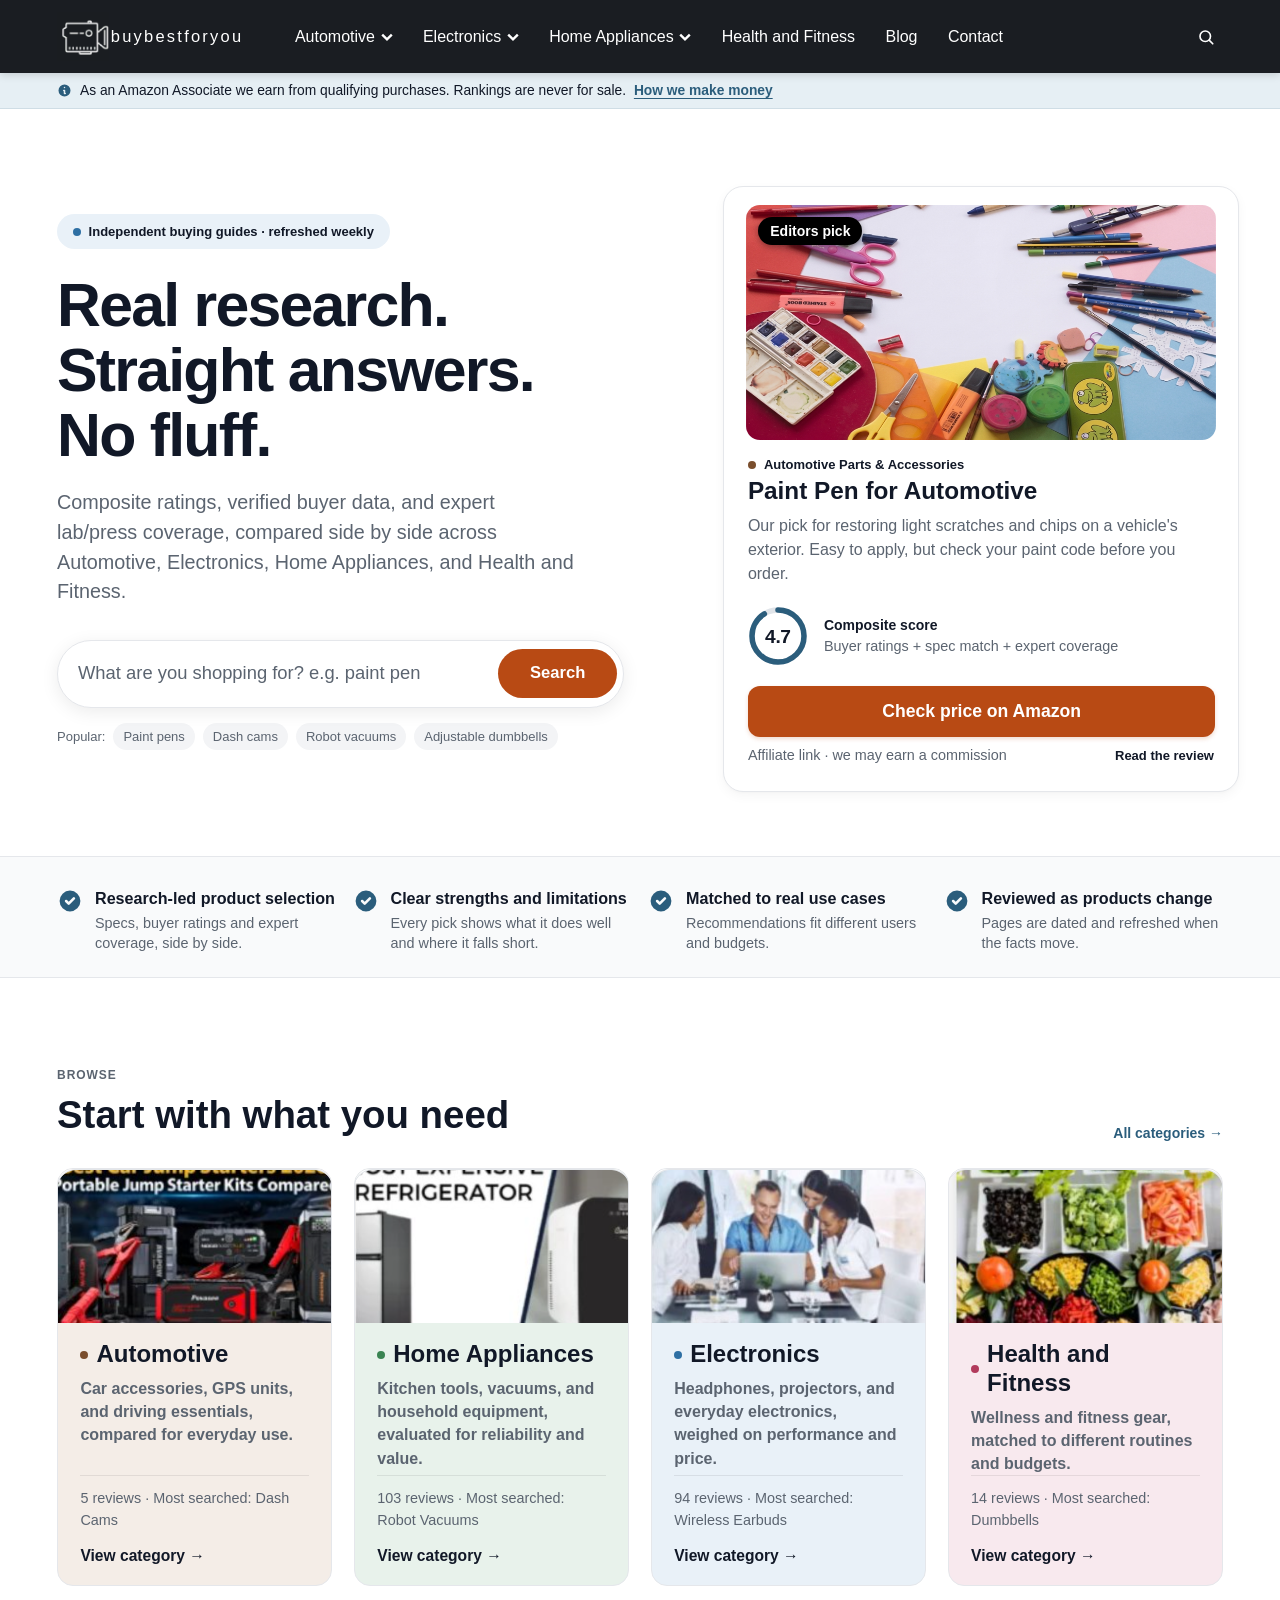
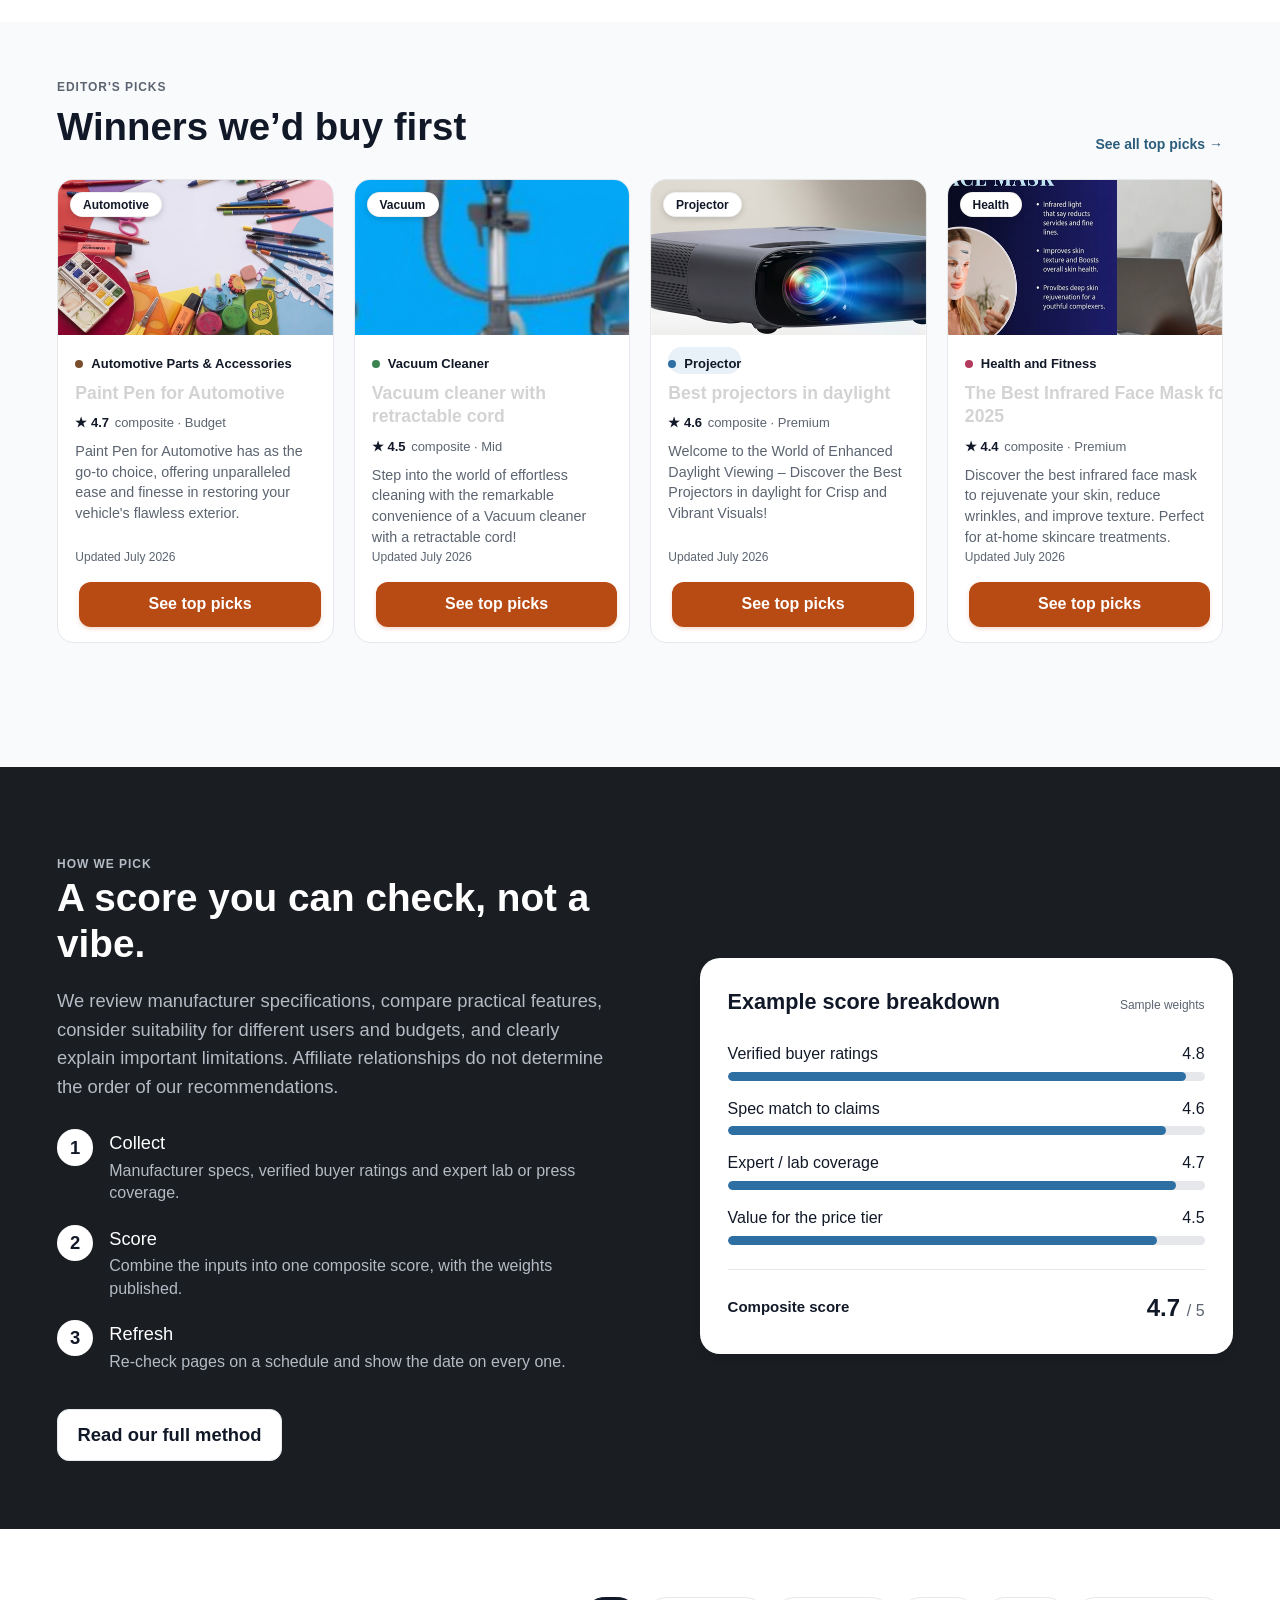
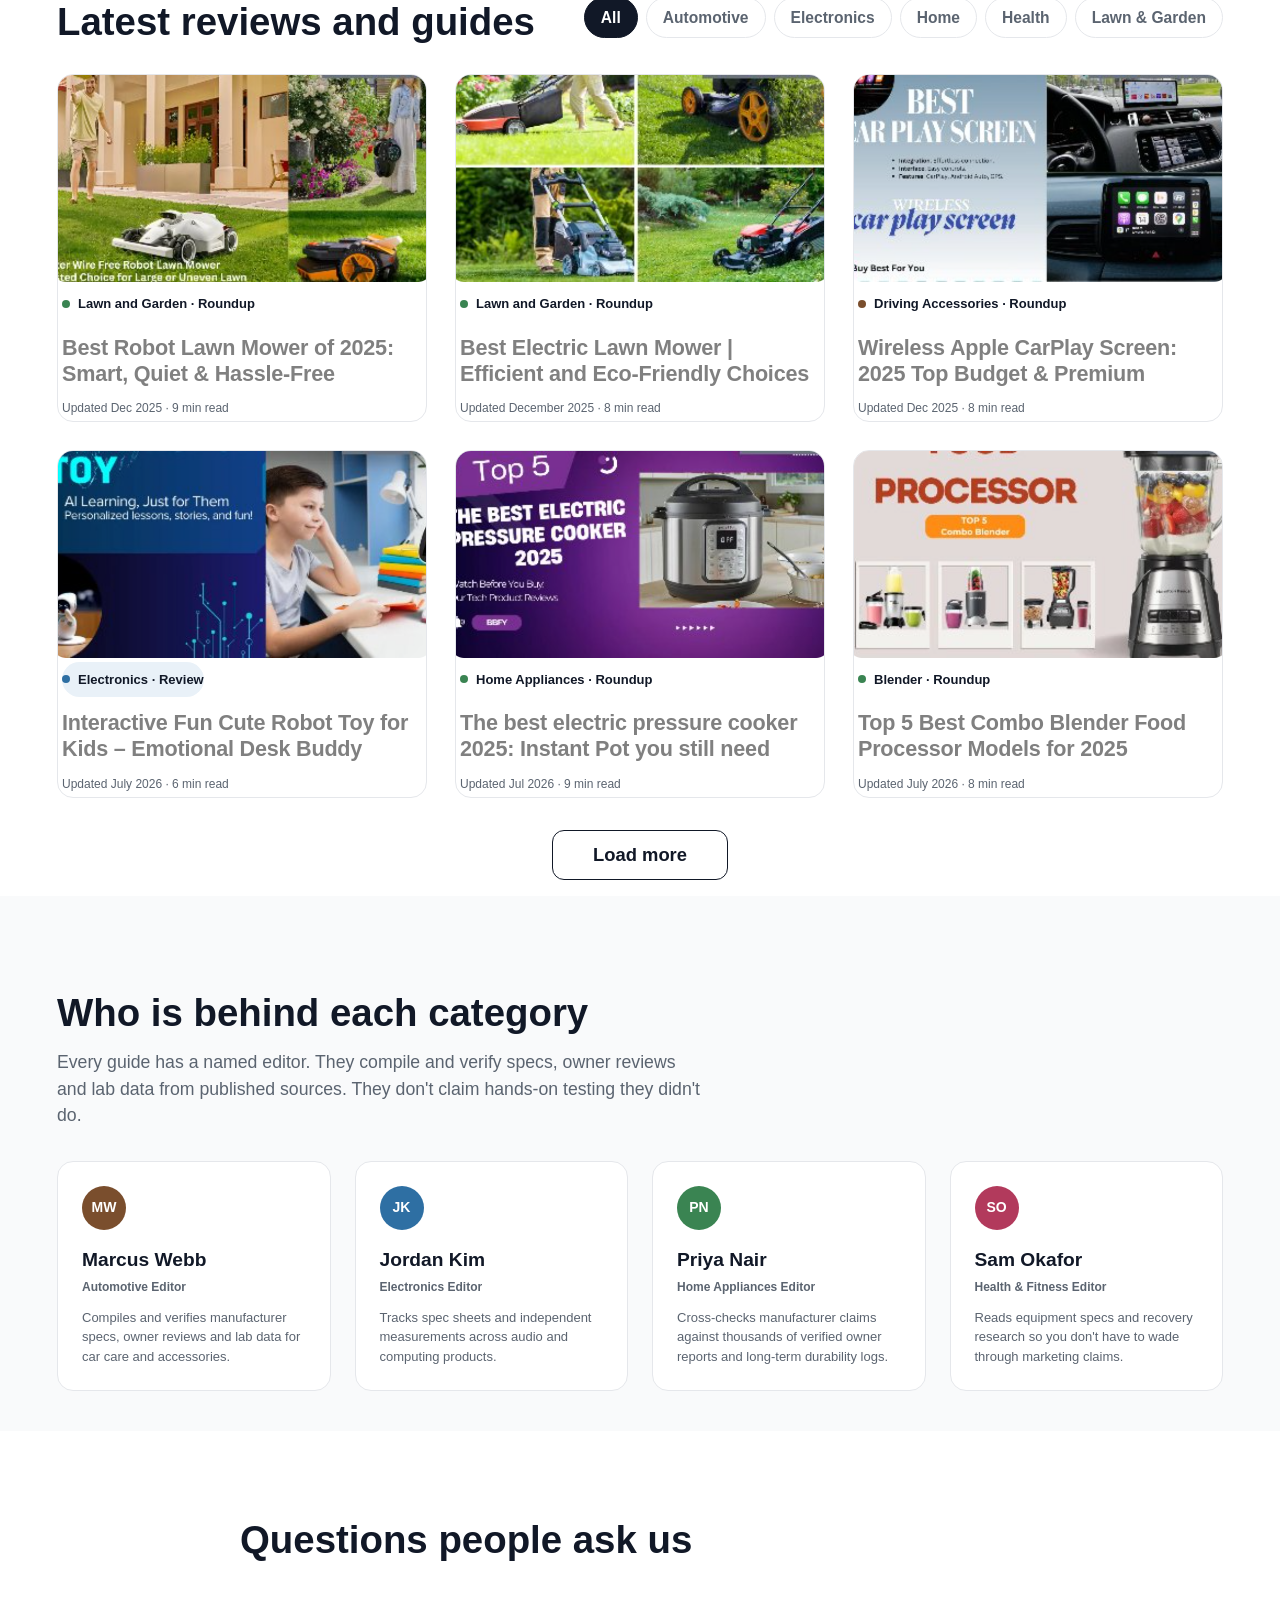
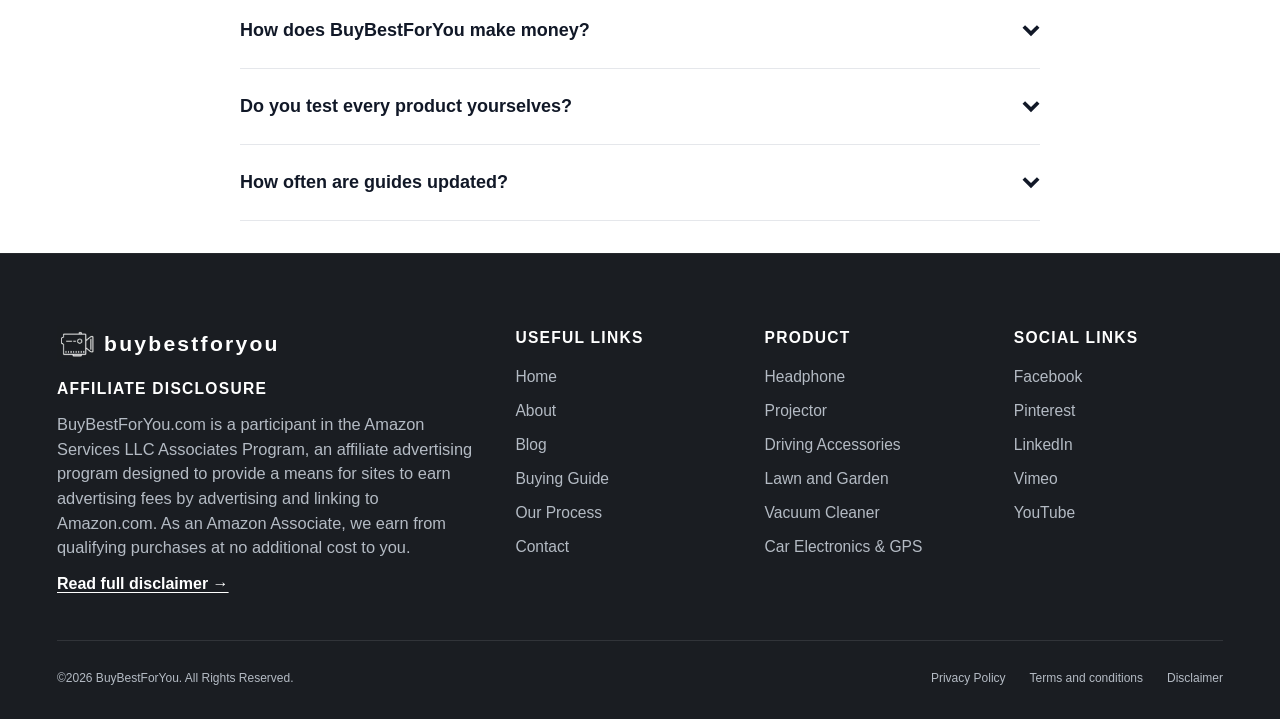
<file: index.html>
<!DOCTYPE html>
<html lang="en" class="page-home">

<head>
  <meta charset="UTF-8">
  <meta name="viewport" content="width=device-width, initial-scale=1.0">
  <title>BuyBestForYou — Real Research. Straight Answers. No Fluff.</title>
  <meta name="description"
    content="Composite ratings, verified buyer data, and expert lab/press coverage compared side-by-side across Automotive, Electronics, Home Appliances, and Health.">
  <link rel="stylesheet" href="css/variables.css">
  <link rel="stylesheet" href="css/layout.css">
  <link rel="stylesheet" href="css/components.css">
  <link rel="stylesheet" href="css/pages.css">
</head>

<body class="page-home">

  <!-- ==================== SHARED HEADER ==================== -->
  <header class="site-header">
    <div class="container header-inner">
      <a href="index.html" class="brand-logo" aria-label="BuyBestForYou Home">
        <img src="assets/images/logo.svg" alt="BuyBestForYou" class="brand-logo-icon" width="58" height="55">
        <span>buybestforyou</span>
      </a>

      <!-- Pure CSS Mobile Toggle (Checkbox Hack) -->
      <input type="checkbox" id="nav-toggle" class="menu-toggle-checkbox" aria-label="Toggle navigation menu">
      <label for="nav-toggle" class="menu-toggle-label" aria-label="Open menu">
        <span class="menu-toggle-bar"></span>
        <span class="menu-toggle-bar"></span>
        <span class="menu-toggle-bar"></span>
      </label>

      <!-- Navigation Links -->
      <nav class="main-nav" aria-label="Main Navigation">
        <ul class="nav-list">
          <li class="nav-item">
            <a href="category.html" class="nav-link">
              Automotive
              <svg class="chevron" viewBox="0 0 10 6" fill="none" stroke="currentColor" stroke-width="2">
                <path d="M1 1L5 5L9 1" />
              </svg>
            </a>
            <div class="dropdown-menu">
              <a href="category.html" class="dropdown-link">Automotive Parts & Accessories</a>
              <a href="category.html" class="dropdown-link">Car Electronics & GPS</a>
              <a href="category.html" class="dropdown-link">Driving Accessories</a>
              <a href="review-roundup.html" class="dropdown-link">Best Robot Lawn Mowers</a>
            </div>
          </li>
          <li class="nav-item">
            <a href="category.html" class="nav-link">
              Electronics
              <svg class="chevron" viewBox="0 0 10 6" fill="none" stroke="currentColor" stroke-width="2">
                <path d="M1 1L5 5L9 1" />
              </svg>
            </a>
            <div class="dropdown-menu">
              <a href="category.html" class="dropdown-link">Headphones & Audio</a>
              <a href="category.html" class="dropdown-link">Projectors & Displays</a>
              <a href="category.html" class="dropdown-link">Dash Cams & Cameras</a>
            </div>
          </li>
          <li class="nav-item">
            <a href="category.html" class="nav-link">
              Home Appliances
              <svg class="chevron" viewBox="0 0 10 6" fill="none" stroke="currentColor" stroke-width="2">
                <path d="M1 1L5 5L9 1" />
              </svg>
            </a>
            <div class="dropdown-menu">
              <a href="category.html" class="dropdown-link">Kitchen Tools & Cookers</a>
              <a href="category.html" class="dropdown-link">Vacuum Cleaners</a>
              <a href="category.html" class="dropdown-link">Lawn & Garden Care</a>
            </div>
          </li>
          <li class="nav-item">
            <a href="category.html" class="nav-link">Health and Fitness</a>
          </li>
          <li class="nav-item">
            <a href="blog.html" class="nav-link">Blog</a>
          </li>
          <li class="nav-item">
            <a href="contact.html" class="nav-link">Contact</a>
          </li>
        </ul>
      </nav>

      <div class="header-actions">
        <a href="404.html" class="search-trigger-btn" aria-label="Search articles and reviews">
          <svg viewBox="0 0 24 24" fill="none" stroke="currentColor" stroke-width="2.2" stroke-linecap="round">
            <circle cx="11" cy="11" r="7"></circle>
            <line x1="21" y1="21" x2="16.5" y2="16.5"></line>
          </svg>
        </a>
      </div>
    </div>
  </header>

  <!-- ==================== DISCLOSURE BAR ==================== -->
  <aside class="disclosure-bar" aria-label="Affiliate disclosure banner">
    <div class="container disclosure-inner">
      <svg class="disclosure-icon desktop-only" viewBox="0 0 20 20" fill="currentColor">
        <path fill-rule="evenodd"
          d="M18 10a8 8 0 11-16 0 8 8 0 0116 0zm-7-4a1 1 0 11-2 0 1 1 0 012 0zM9 9a1 1 0 000 2v3a1 1 0 001 1h1a1 1 0 100-2v-3a1 1 0 00-1-1H9z"
          clip-rule="evenodd" />
      </svg>
      <span class="disclosure-text">
        As an Amazon Associate we earn from qualifying purchases. <span class="desktop-only">Rankings are never for
          sale. </span><a href="disclosure.html" class="disclosure-link">How we make money</a>
      </span>
    </div>
  </aside>

  <!-- ==================== MAIN CONTENT ==================== -->
  <main id="main-content">

    <!-- HERO SECTION -->
    <section class="hero-home">
      <div class="container hero-grid" style="position: relative; top: 0.4rem;">
        <div class="hero-intro">
          <div class="cat-pill cat-electronics desktop-only"
            style="margin-bottom: 1.25rem; position: relative; top: 1.5rem; padding-left: 0.975rem; padding-right: 0.975rem;">
            <span class="cat-dot"></span>
            Independent buying guides · refreshed weekly
          </div>
          <h1 class="hero-title" style="position: relative; top: 1.75rem;">Real research.<br>Straight answers.<br>No
            fluff.
          </h1>
          <p class="hero-lead" style="font-size: 1.2375rem; position: relative; top: 1.75rem;">
            Composite ratings, verified buyer data, and expert lab/press coverage, compared side by side<span
              class="desktop-only"> across Automotive, Electronics, Home Appliances, and Health and Fitness</span>.
          </p>

          <form action="404.html" method="get" class="hero-search-area" style="position: relative; top: 0.3rem;">
            <div class="search-bar-unified"
              style="max-width: 567px; width: 100%; min-height: 65.66px; padding: 0.5375rem 0.35rem 0.5375rem 1.25rem;">
              <input type="text" class="search-bar-input" placeholder="What are you shopping for? e.g. paint pen"
                aria-label="Search reviews and guides">
              <button type="submit" class="search-bar-btn"
                style="padding-left: 2rem; padding-right: 2rem;">Search</button>
            </div>
          </form>

          <div class="popular-tags desktop-only">
            <span>Popular:</span>
            <a href="product-single.html" class="popular-tag">Paint pens</a>
            <a href="category.html" class="popular-tag">Dash cams</a>
            <a href="review-roundup.html" class="popular-tag">Robot vacuums</a>
            <a href="category.html" class="popular-tag">Adjustable dumbbells</a>
          </div>
        </div>

        <!-- HERO FEATURED PRODUCT CARD -->
        <div class="hero-featured-wrap desktop-only">
          <div class="hero-featured-card" style="margin-top: -0.6rem; margin-left: 1rem; margin-right: -1rem;">
            <div class="hero-featured-image hero-featured-img"
              style="width: calc(100% + 8px - 0.3rem); height: 14.6775rem; margin-left: calc(-4px + 0.15rem); margin-right: calc(-4px + 0.15rem);">
              <a href="category.html" class="hero-featured-tag" aria-label="editors pick">Editors pick</a>
              <img src="assets/images/hero-paint-pen.png" alt="Paint Pen for Automotive kit" width="911" height="460"
                loading="eager">
            </div>
            <div class="cat-pill cat-auto" style="padding-bottom: 0;">
              <span class=" cat-dot"></span>
              Automotive Parts & Accessories
            </div>
            <h2 class="hero-featured-title"
              style="font-size: 1.52rem; word-spacing: calc(var(--word-spacing, 10%) - 10%);">Paint Pen for Automotive
            </h2>
            <p class="hero-featured-desc">
              Our pick for restoring light scratches and chips on a vehicle's exterior. Easy to apply, but check your
              paint code before you order.
            </p>
            <div class="hero-featured-score-row">
              <div class="score-badge-circle"
                style="width: 60px; height: 60px; min-width: 60px; border: none; box-shadow: none; background: transparent; position: relative; display: inline-flex; align-items: center; justify-content: center;">
                <svg width="60" height="60" viewBox="0 0 60 60"
                  style="position: absolute; inset: 0; pointer-events: none;" aria-hidden="true">
                  <circle cx="30" cy="30" r="26" fill="none" stroke="#E0E4E9" stroke-width="5.5" />
                  <circle cx="30" cy="30" r="26" fill="none" stroke="#2B5D7C" stroke-width="5.5" stroke-linecap="round"
                    stroke-dasharray="148 163.4" transform="rotate(-90 30 30)" />
                </svg>
                <span
                  style="font-size: 1.2rem; font-weight: 800; color: var(--color-ink); line-height: 1; letter-spacing: -0.02em;">4.7</span>
              </div>
              <div>
                <div class="score-meta-title">Composite score</div>
                <div class="score-meta-sub">Buyer ratings + spec match + expert coverage</div>
              </div>
            </div>
            <a href="product-single.html" class="btn btn-primary btn-full"
              style="width: calc(90% + 3rem); font-size: 1.1rem; margin-left: auto; margin-right: auto;">Check price on
              Amazon</a>
            <div
              style="display: flex; justify-content: space-between; align-items: center; flex-wrap: wrap; gap: 0.35rem; margin-top: 0.5rem;">
              <span class="affiliate-note" style="margin-top:0;">Affiliate link · we may earn a commission</span>
              <a href="product-single.html"
                style="font-size: 0.8125rem; font-weight: 700; color: var(--color-ink);">Read the review</a>
            </div>
          </div>
        </div>
      </div>
    </section>

    <!-- TRUST POINTS BAR -->
    <section class="trust-bar desktop-only" aria-label="Core editorial principles">
      <div class="container trust-grid">
        <div class="trust-item">
          <svg class="trust-item-icon" viewBox="0 0 20 20" fill="currentColor">
            <path fill-rule="evenodd"
              d="M10 18a8 8 0 100-16 8 8 0 000 16zm3.707-9.293a1 1 0 00-1.414-1.414L9 10.586 7.707 9.293a1 1 0 00-1.414 1.414l2 2a1 1 0 001.414 0l4-4z"
              clip-rule="evenodd" />
          </svg>
          <div>
            <h4>Research-led product selection</h4>
            <p>Specs, buyer ratings and expert coverage, side by side.</p>
          </div>
        </div>
        <div class="trust-item">
          <svg class="trust-item-icon" viewBox="0 0 20 20" fill="currentColor">
            <path fill-rule="evenodd"
              d="M10 18a8 8 0 100-16 8 8 0 000 16zm3.707-9.293a1 1 0 00-1.414-1.414L9 10.586 7.707 9.293a1 1 0 00-1.414 1.414l2 2a1 1 0 001.414 0l4-4z"
              clip-rule="evenodd" />
          </svg>
          <div>
            <h4>Clear strengths and limitations</h4>
            <p>Every pick shows what it does well and where it falls short.</p>
          </div>
        </div>
        <div class="trust-item">
          <svg class="trust-item-icon" viewBox="0 0 20 20" fill="currentColor">
            <path fill-rule="evenodd"
              d="M10 18a8 8 0 100-16 8 8 0 000 16zm3.707-9.293a1 1 0 00-1.414-1.414L9 10.586 7.707 9.293a1 1 0 00-1.414 1.414l2 2a1 1 0 001.414 0l4-4z"
              clip-rule="evenodd" />
          </svg>
          <div>
            <h4>Matched to real use cases</h4>
            <p>Recommendations fit different users and budgets.</p>
          </div>
        </div>
        <div class="trust-item">
          <svg class="trust-item-icon" viewBox="0 0 20 20" fill="currentColor">
            <path fill-rule="evenodd"
              d="M10 18a8 8 0 100-16 8 8 0 000 16zm3.707-9.293a1 1 0 00-1.414-1.414L9 10.586 7.707 9.293a1 1 0 00-1.414 1.414l2 2a1 1 0 001.414 0l4-4z"
              clip-rule="evenodd" />
          </svg>
          <div>
            <h4>Reviewed as products change</h4>
            <p>Pages are dated and refreshed when the facts move.</p>
          </div>
        </div>
      </div>
    </section>

    <!-- BROWSE CATEGORIES -->
    <section class="section section-categories" style="margin-bottom: 2rem;">
      <div class="container">
        <div class="section-heading-row"
          style="display: flex; justify-content: space-between; align-items: flex-end; margin-bottom: 1rem;">
          <div>
            <span class="section-kicker desktop-only"
              style="font-size: 0.75rem; font-weight: 800; letter-spacing: 0.08em; text-transform: uppercase; color: var(--color-muted);">Browse</span>
            <h2 class="section-title desktop-only"
              style="font-size: 2.4rem; font-weight: 800; color: var(--color-ink);">
              Start with what you need</h2>
            <h2 class="section-title mobile-only">Browse by category</h2>
          </div>
          <a href="category.html" class="desktop-only"
            style="font-size: 0.875rem; font-weight: 700; color: var(--color-trust);">All categories →</a>
        </div>

        <div class="category-browser-grid">
          <!-- Automotive -->
          <a href="category.html" class="cat-browse-card cat-card-auto" style="background-color: var(--cat-auto-bg);">
            <div class="cat-browse-img">
              <img src="assets/images/cat-automotive.png" alt="Automotive category cover: Portable Jump Starter Kits"
                width="546" height="302" loading="lazy">
            </div>
            <div class="cat-browse-body">
              <div class="cat-browse-title" style="line-height: 1.2;">
                <span class="cat-dot" style="background-color: var(--cat-auto-dot);"></span>
                <span>Automotive</span>
              </div>
              <p class="cat-browse-desc desktop-only" style="margin-bottom: 0;">Car accessories, GPS units, and driving
                essentials, compared for
                everyday use.</p>
              <div class="cat-browse-stats">5 reviews · <span class="desktop-only">Most searched: </span>Dash Cams</div>
              <span class="cat-browse-link desktop-only">View category →</span>
            </div>
          </a>

          <!-- Home Appliances -->
          <a href="category.html" class="cat-browse-card cat-card-home"
            style="background-color: var(--cat-home-bg); width: calc(100% + 0.4rem);">
            <div class="cat-browse-img">
              <img src="assets/images/cat-home.png" alt="Home appliances cover: Most Expensive Refrigerator" width="546"
                height="302" loading="lazy">
            </div>
            <div class="cat-browse-body">
              <div class="cat-browse-title" style="line-height: 1.2;">
                <span class="cat-dot" style="background-color: var(--cat-home-dot);"></span>
                <span>Home Appliances</span>
              </div>
              <p class="cat-browse-desc desktop-only" style="margin-bottom: 0;">Kitchen tools, vacuums, and household
                equipment, evaluated for
                reliability and value.</p>
              <div class="cat-browse-stats">103 reviews · <span class="desktop-only">Most searched: </span>Robot Vacuums
              </div>
              <span class="cat-browse-link desktop-only">View category →</span>
            </div>
          </a>

          <!-- Electronics -->
          <a href="category.html" class="cat-browse-card cat-card-electronics"
            style="background-color: var(--cat-electronics-bg);">
            <div class="cat-browse-img">
              <img src="assets/images/cat-electronics.png" alt="Electronics category cover" width="546" height="302"
                loading="lazy">
            </div>
            <div class="cat-browse-body">
              <div class="cat-browse-title" style="line-height: 1.2;">
                <span class="cat-dot" style="background-color: var(--cat-electronics-dot);"></span>
                <span>Electronics</span>
              </div>
              <p class="cat-browse-desc desktop-only" style="margin-bottom: 0;">Headphones, projectors, and everyday
                electronics, weighed on
                performance and price.</p>
              <div class="cat-browse-stats">94 reviews · <span class="desktop-only">Most searched: </span>Wireless
                Earbuds</div>
              <span class="cat-browse-link desktop-only">View category →</span>
            </div>
          </a>

          <!-- Health and Fitness -->
          <a href="category.html" class="cat-browse-card cat-card-health"
            style="background-color: var(--cat-health-bg);">
            <div class="cat-browse-img">
              <img src="assets/images/cat-health.png" alt="Health and fitness category cover" width="546" height="302"
                loading="lazy">
            </div>
            <div class="cat-browse-body">
              <div class="cat-browse-title" style="line-height: 1.2;">
                <span class="cat-dot" style="background-color: var(--cat-health-dot);"></span>
                <span>Health and Fitness</span>
              </div>
              <p class="cat-browse-desc desktop-only" style="margin-bottom: 0;">Wellness and fitness gear, matched to
                different routines and
                budgets.</p>
              <div class="cat-browse-stats">14 reviews · <span class="desktop-only">Most searched: </span>Dumbbells
              </div>
              <span class="cat-browse-link desktop-only">View category →</span>
            </div>
          </a>
        </div>
      </div>
    </section>

    <!-- EDITOR'S PICKS: WINNERS WE'D BUY FIRST -->
    <section class="section section-bg-subtle section-winners">
      <div class="container">
        <div class="section-heading-row"
          style="display: flex; justify-content: space-between; align-items: flex-end; margin-bottom: 1rem;">
          <div>
            <span class="section-kicker desktop-only"
              style="font-size: 0.75rem; font-weight: 800; letter-spacing: 0.08em; text-transform: uppercase; color: var(--color-muted);">Editor's
              Picks</span>
            <h2 class="section-title desktop-only"
              style="font-size: 2.4rem; font-weight: 800; color: var(--color-ink);">
              Winners we’d buy first</h2>
            <h2 class="section-title mobile-only">Editor’s picks</h2>
          </div>
          <a href="review-roundup.html" class="desktop-only"
            style="font-size: 0.875rem; font-weight: 700; color: var(--color-trust);">See all top picks →</a>
        </div>

        <div class="winners-grid">
          <!-- Winner 1: Paint Pen -->
          <div class="winner-card" style="width: calc(100% + 0.8rem);">
            <div class="card-media-wrap">
              <span class="card-media-tag card-media-btn" aria-label="Automotive">Automotive</span>
              <img src="assets/images/winner-paint-pen.png" alt="Paint pen for automotive" width="546" height="330"
                loading="lazy" style="height: calc(100% + 0.5rem);">
            </div>
            <div class="winner-content" style="width: calc((100% + 0.4rem) * 1.08);">
              <div class="cat-pill cat-auto winner-cat-indicator" style="align-self: flex-start; padding-bottom: 0;">
                <span class="cat-dot" style="background-color: var(--cat-auto-dot);"></span>
                <span>Automotive Parts & Accessories</span>
              </div>
              <h3 class="winner-title" style="color: lightgray;"><a href="product-single.html"
                  style="color: lightgray;">Paint Pen for Automotive</a></h3>
              <div class="winner-rating desktop-only">★ 4.7 <span
                  style="color: var(--color-muted); font-weight: normal;">composite · Budget</span></div>
              <p class="winner-desc desktop-only"
                style="font-size: 0.89375rem; letter-spacing: calc(var(--letter-spacing, 0%) - 4%); word-spacing: calc(var(--word-spacing, 10%) - 4%); overflow-wrap: break-word; max-width: calc(100% / 1.08 - 0.4rem);">
                Paint Pen for Automotive has as the go-to choice, offering
                unparalleled ease and finesse in restoring your vehicle's flawless exterior.</p>
              <div class="winner-date desktop-only"
                style="font-size: 0.75rem; color: var(--color-muted); margin-bottom: 1rem;">Updated July 2026</div>
              <a href="product-single.html" class="btn btn-primary btn-full winner-cta-btn"
                style="padding: 0.7125rem 1.525rem; font-size: 1rem; width: 90%; margin-left: auto; margin-right: auto; position: relative; left: -0.6rem;">See
                top picks</a>
            </div>
          </div>

          <!-- Winner 2: Vacuum (Desktop only) -->
          <div class="winner-card desktop-only" style="width: calc(100% + 0.8rem);">
            <div class="card-media-wrap">
              <span class="card-media-tag card-media-btn" aria-label="Vacuum">Vacuum</span>
              <img src="assets/images/winner-vacuum.png" alt="Vacuum cleaner with retractable cord" width="546"
                height="330" loading="lazy" style="height: calc(100% + 0.5rem);">
            </div>
            <div class="winner-content" style="width: calc((100% + 0.4rem) * 1.08);">
              <div class="cat-pill cat-home winner-cat-indicator" style="align-self: flex-start; padding-bottom: 0;">
                <span class="cat-dot" style="background-color: var(--cat-home-dot);"></span>
                <span>Vacuum Cleaner</span>
              </div>
              <h3 class="winner-title" style="color: lightgray;"><a href="review-roundup.html"
                  style="color: lightgray;">Vacuum cleaner with retractable cord</a></h3>
              <div class="winner-rating">★ 4.5 <span style="color: var(--color-muted); font-weight: normal;">composite ·
                  Mid</span></div>
              <p class="winner-desc"
                style="font-size: 0.89375rem; letter-spacing: calc(var(--letter-spacing, 0%) - 4%); word-spacing: calc(var(--word-spacing, 10%) - 4%); overflow-wrap: break-word; max-width: calc(100% / 1.08 - 0.4rem);">
                Step into the world of effortless cleaning with the remarkable convenience of a
                Vacuum cleaner with a retractable cord!</p>
              <div class="winner-date" style="font-size: 0.75rem; color: var(--color-muted); margin-bottom: 1rem;">
                Updated July 2026</div>
              <a href="review-roundup.html" class="btn btn-primary btn-full winner-cta-btn"
                style="padding: 0.7125rem 1.525rem; font-size: 1rem; width: 90%; margin-left: auto; margin-right: auto; position: relative; left: -0.6rem;">See
                top picks</a>
            </div>
          </div>

          <!-- Winner 3: Projector (Mobile Card 2) -->
          <div class="winner-card" style="width: calc(100% + 0.8rem);">
            <div class="card-media-wrap">
              <span class="card-media-tag card-media-btn" aria-label="Projector">Projector</span>
              <img src="assets/images/winner-projector.png" alt="Projector in daylight" width="546" height="330"
                loading="lazy" style="height: calc(100% + 0.5rem);">
            </div>
            <div class="winner-content" style="width: calc((100% + 0.4rem) * 1.08);">
              <div class="cat-pill cat-electronics winner-cat-indicator "
                style="align-self: flex-start; padding-bottom: 0;">
                <span class="cat-dot" style="background-color: var(--cat-electronics-dot);"></span>
                <span>Projector</span>
              </div>
              <h3 class="winner-title" style="color: lightgray;"><a href="review-roundup.html"
                  style="color: lightgray;">Best projectors in daylight</a></h3>
              <div class="winner-rating desktop-only">★ 4.6 <span
                  style="color: var(--color-muted); font-weight: normal;">composite · Premium</span></div>
              <p class="winner-desc desktop-only"
                style="font-size: 0.89375rem; letter-spacing: calc(var(--letter-spacing, 0%) - 4%); word-spacing: calc(var(--word-spacing, 10%) - 4%); overflow-wrap: break-word; max-width: calc(100% / 1.08 - 0.4rem);">
                Welcome to the World of Enhanced Daylight Viewing – Discover the Best
                Projectors in daylight for Crisp and Vibrant Visuals!</p>
              <div class="winner-date desktop-only"
                style="font-size: 0.75rem; color: var(--color-muted); margin-bottom: 1rem;">Updated July 2026</div>
              <a href="review-roundup.html" class="btn btn-primary btn-full winner-cta-btn"
                style="padding: 0.7125rem 1.525rem; font-size: 1rem; width: 90%; margin-left: auto; margin-right: auto; position: relative; left: -0.6rem;">See
                top picks</a>
            </div>
          </div>

          <!-- Winner 4: Face Mask (Mobile Card 3) -->
          <div class="winner-card" style="width: calc(100% + 0.8rem);">
            <div class="card-media-wrap">
              <span class="card-media-tag card-media-btn" aria-label="Health">Health</span>
              <img src="assets/images/winner-face-mask.png" alt="The Best Infrared Face Mask for 2025" width="546"
                height="330" loading="lazy" style="height: calc(100% + 0.5rem);">
            </div>
            <div class="winner-content" style="width: calc((100% + 0.4rem) * 1.08);">
              <div class="cat-pill cat-health winner-cat-indicator" style="align-self: flex-start; padding-bottom: 0;">
                <span class="cat-dot" style="background-color: var(--cat-health-dot);"></span>
                <span>Health and Fitness</span>
              </div>
              <h3 class="winner-title" style="color: lightgray;"><a href="review-roundup.html"
                  style="color: lightgray;">The Best Infrared Face Mask for 2025</a></h3>
              <div class="winner-rating desktop-only">★ 4.4 <span
                  style="color: var(--color-muted); font-weight: normal;">composite · Premium</span></div>
              <p class="winner-desc desktop-only"
                style="font-size: 0.89375rem; letter-spacing: calc(var(--letter-spacing, 0%) - 4%); word-spacing: calc(var(--word-spacing, 10%) - 4%); overflow-wrap: break-word; max-width: calc(100% / 1.08 - 0.4rem);">
                Discover the best infrared face mask to rejuvenate your skin, reduce
                wrinkles, and improve texture. Perfect for at-home skincare treatments.</p>
              <div class="winner-date desktop-only"
                style="font-size: 0.75rem; color: var(--color-muted); margin-bottom: 1rem;">Updated July 2026</div>
              <a href="review-roundup.html" class="btn btn-primary btn-full winner-cta-btn"
                style="padding: 0.7125rem 1.525rem; font-size: 1rem; width: 90%; margin-left: auto; margin-right: auto; position: relative; left: -0.6rem;">See
                top picks</a>
            </div>
          </div>
        </div>
      </div>
    </section>

    <!-- METHODOLOGY DARK SECTION -->
    <section class="section-methodology">
      <div class="container methodology-grid" style="gap: 2.75rem;">
        <div class="methodology-info" style="width: calc(100% + 3.55rem);">
          <span class="section-kicker desktop-only"
            style="font-size: 0.75rem; font-weight: 800; letter-spacing: 0.08em; text-transform: uppercase; color: var(--color-on-ink);">How
            we pick</span>
          <h2 class="methodology-title" style="font-size: 2.42rem;">A score you can check, not a vibe.</h2>
          <p class="methodology-text desktop-only" style="font-size: 1.147125rem;">
            We review manufacturer specifications, compare practical features, consider suitability for different users
            and budgets, and clearly explain important limitations. Affiliate relationships do not determine the order
            of our recommendations.
          </p>
          <p class="methodology-text-mobile mobile-only">
            Affiliate relationships do not determine the order of our recommendations.
          </p>

          <div class="methodology-steps desktop-only">
            <div class="method-step-row">
              <span class="step-num-circle" style="width: 36.288px; height: 36.288px; font-size: 1.15rem;">1</span>
              <div class="step-text">
                <h4 style="font-size: 1.142rem;font-weight: 500;">Collect</h4>
                <p style="font-size: 1rem;">Manufacturer specs, verified buyer ratings and expert lab or press
                  coverage.</p>
              </div>
            </div>
            <div class="method-step-row">
              <span class="step-num-circle" style="width: 36.288px; height: 36.288px; font-size: 1.15rem;">2</span>
              <div class="step-text">
                <h4 style=" font-size: 1.142rem;font-weight: 500;">Score</h4>
                <p style="font-size: 1rem;">Combine the inputs into one composite score, with the weights
                  published.</p>
              </div>
            </div>
            <div class="method-step-row">
              <span class="step-num-circle" style="width: 36.288px; height: 36.288px; font-size: 1.15rem;">3</span>
              <div class="step-text">
                <h4 style=" font-size: 1.142rem;font-weight: 500;">Refresh</h4>
                <p style="font-size: 1rem;">Re-check pages on a schedule and show the date on every one.</p>
              </div>
            </div>
          </div>

          <a href="about.html" class="btn btn-white methodology-cta-btn" style="padding: 0.8125rem 1.225rem;">Read our
            full method</a>
        </div>

        <!-- Sample Score Breakdown Box (Desktop only) -->
        <div class="desktop-only">
          <div class="score-breakdown-box" style="width: calc(100% - 1.75rem); position: relative; left: 2.35rem;">
            <div style="display: flex; justify-content: space-between; align-items: baseline; margin-bottom: 1.5rem;">
              <h3 style="font-size: 1.35rem; font-weight: 800; color: var(--color-ink);">Example score breakdown</h3>
              <span style="font-size: 0.75rem; color: var(--color-muted);">Sample weights</span>
            </div>

            <div class="metric-row">
              <div class="metric-header">
                <span>Verified buyer ratings</span>
                <span>4.8</span>
              </div>
              <div class="metric-bar-track">
                <div class="metric-bar-fill" style="width: 96%; background-color: #2E6FA3;"></div>
              </div>
            </div>

            <div class="metric-row">
              <div class="metric-header">
                <span>Spec match to claims</span>
                <span>4.6</span>
              </div>
              <div class="metric-bar-track">
                <div class="metric-bar-fill" style="width: 92%; background-color: #2E6FA3;"></div>
              </div>
            </div>

            <div class="metric-row">
              <div class="metric-header">
                <span>Expert / lab coverage</span>
                <span>4.7</span>
              </div>
              <div class="metric-bar-track">
                <div class="metric-bar-fill" style="width: 94%; background-color: #2E6FA3;"></div>
              </div>
            </div>

            <div class="metric-row">
              <div class="metric-header">
                <span>Value for the price tier</span>
                <span>4.5</span>
              </div>
              <div class="metric-bar-track">
                <div class="metric-bar-fill" style="width: 90%; background-color: #2E6FA3;"></div>
              </div>
            </div>

            <div
              style="display: flex; justify-content: space-between; align-items: center; border-top: 1px solid var(--color-border); padding-top: 1.25rem; margin-top: 1.5rem;">
              <span style="font-size: 0.9375rem; font-weight: 800; color: var(--color-ink);">Composite score</span>
              <span style="font-size: 1.5rem; font-weight: 800; color: var(--color-ink);">4.7 <span
                  style="font-size: 1rem; color: var(--color-muted); font-weight: normal;">/ 5</span></span>
            </div>
          </div>
        </div>
      </div>
    </section>

    <!-- LATEST REVIEWS AND GUIDES -->
    <section class="section section-latest-guides">
      <div class="container">
        <div class="section-heading-row"
          style="display: flex; justify-content: space-between; align-items: center; margin-bottom: 1.5rem;">
          <div>
            <h2 class="section-title desktop-only"
              style="font-size: 2.4rem; font-weight: 800; color: var(--color-ink);">
              Latest reviews and guides</h2>
            <h2 class="section-title mobile-only">Latest guides</h2>
          </div>
          <div class="reviews-filter-bar desktop-only" style="margin-bottom: 0;">
            <a href="#" class="filter-tab active">All</a>
            <a href="category.html" class="filter-tab">Automotive</a>
            <a href="category.html" class="filter-tab">Electronics</a>
            <a href="category.html" class="filter-tab">Home</a>
            <a href="category.html" class="filter-tab">Health</a>
            <a href="category.html" class="filter-tab">Lawn & Garden</a>
          </div>
        </div>

        <div class="guides-grid">
          <!-- Guide 1: Robot Lawn Mower (Mobile Item 1) -->
          <article class="guide-card guide-card-row">
            <div class="card-media-wrap guide-card-media">
              <img src="assets/images/guide-robot-mower.png"
                alt="Best Robot Lawn Mower of 2025: Smart, Quiet & Hassle-Free" width="736" height="400" loading="lazy">
            </div>
            <div class="guide-body">
              <div class="cat-pill cat-home desktop-only" style="align-self: flex-start; margin-bottom: 0.35rem;">
                <span class="cat-dot"></span> Lawn and Garden · Roundup
              </div>
              <div class="guide-category-mobile mobile-only">Lawn and Garden</div>
              <h3 class="guide-title"
                style="color: gray; letter-spacing: -0.01em; letter-spacing: -10%; line-height: 1.215;">
                <a href="review-roundup.html" style="color: gray;">Best Robot Lawn Mower of 2025: Smart, Quiet &
                  Hassle-Free</a>
              </h3>
              <div class="guide-meta">Updated Dec 2025<span class="desktop-only"> · 9 min read</span></div>
            </div>
          </article>

          <!-- Guide 2: Electric Mower (Desktop only) -->
          <article class="guide-card desktop-only">
            <div class="card-media-wrap">
              <img src="assets/images/guide-electric-mower.png"
                alt="Best Electric Lawn Mower | Efficient and Eco-Friendly Choices" width="736" height="400"
                loading="lazy">
            </div>
            <div class="guide-body">
              <div class="cat-pill cat-home" style="align-self: flex-start; margin-bottom: 0.35rem;">
                <span class="cat-dot"></span> Lawn and Garden · Roundup
              </div>
              <h3 class="guide-title"
                style="color: gray; letter-spacing: -0.01em; letter-spacing: -10%; line-height: 1.215;">
                <a href="review-roundup.html" style="color: gray;">Best Electric Lawn Mower | Efficient and Eco-Friendly
                  Choices</a>
              </h3>
              <div class="guide-meta">Updated December 2025 · 8 min read</div>
            </div>
          </article>

          <!-- Guide 3: CarPlay (Mobile Item 2) -->
          <article class="guide-card guide-card-row">
            <div class="card-media-wrap guide-card-media">
              <img src="assets/images/guide-carplay.png" alt="Wireless Apple CarPlay Screen: 2025 Top Budget & Premium"
                width="736" height="400" loading="lazy">
            </div>
            <div class="guide-body">
              <div class="cat-pill cat-auto desktop-only" style="align-self: flex-start; margin-bottom: 0.35rem;">
                <span class="cat-dot"></span> Driving Accessories · Roundup
              </div>
              <div class="guide-category-mobile mobile-only">Driving Accessories</div>
              <h3 class="guide-title"
                style="color: gray; letter-spacing: -0.01em; letter-spacing: -10%; line-height: 1.215;">
                <a href="review-roundup.html" style="color: gray;">Wireless Apple CarPlay Screen: 2025 Top Budget &
                  Premium</a>
              </h3>
              <div class="guide-meta">Updated Dec 2025<span class="desktop-only"> · 8 min read</span></div>
            </div>
          </article>

          <!-- Guide 4: Desk Robot (Desktop only) -->
          <article class="guide-card desktop-only">
            <div class="card-media-wrap">
              <img src="assets/images/guide-desk-robot.png"
                alt="Interactive Fun Cute Robot Toy for Kids – Emotional Desk Buddy" width="736" height="400"
                loading="lazy">
            </div>
            <div class="guide-body">
              <div class="cat-pill cat-electronics" style="align-self: flex-start; margin-bottom: 0.35rem;">
                <span class="cat-dot"></span> Electronics · Review
              </div>
              <h3 class="guide-title"
                style="color: gray; letter-spacing: -0.01em; letter-spacing: -10%; line-height: 1.215;">
                <a href="product-single.html" style="color: gray;">Interactive Fun Cute Robot Toy for Kids – Emotional
                  Desk Buddy</a>
              </h3>
              <div class="guide-meta">Updated July 2026 · 6 min read</div>
            </div>
          </article>

          <!-- Guide 5: Pressure Cooker (Mobile Item 3) -->
          <article class="guide-card guide-card-row">
            <div class="card-media-wrap guide-card-media">
              <img src="assets/images/guide-pressure-cooker.png" alt="The best electric pressure cooker 2025"
                width="736" height="400" loading="lazy">
            </div>
            <div class="guide-body">
              <div class="cat-pill cat-home desktop-only" style="align-self: flex-start; margin-bottom: 0.35rem;">
                <span class="cat-dot"></span> Home Appliances · Roundup
              </div>
              <div class="guide-category-mobile mobile-only">Home Appliances</div>
              <h3 class="guide-title"
                style="color: gray; letter-spacing: -0.01em; letter-spacing: -10%; line-height: 1.215;">
                <a href="review-roundup.html" style="color: gray;">The best electric pressure cooker 2025<span
                    class="desktop-only">: Instant
                    Pot you still need</span></a>
              </h3>
              <div class="guide-meta">Updated Jul 2026<span class="desktop-only"> · 9 min read</span></div>
            </div>
          </article>

          <!-- Guide 6: Blender (Desktop only) -->
          <article class="guide-card desktop-only">
            <div class="card-media-wrap">
              <img src="assets/images/guide-blender.png" alt="Top 5 Best Combo Blender Food Processor Models for 2025"
                width="736" height="400" loading="lazy">
            </div>
            <div class="guide-body">
              <div class="cat-pill cat-home" style="align-self: flex-start; margin-bottom: 0.35rem;">
                <span class="cat-dot"></span> Blender · Roundup
              </div>
              <h3 class="guide-title"
                style="color: gray; letter-spacing: -0.01em; letter-spacing: -10%; line-height: 1.215;">
                <a href="review-roundup.html" style="color: gray;">Top 5 Best Combo Blender Food Processor Models for
                  2025</a>
              </h3>
              <div class="guide-meta">Updated July 2026 · 8 min read</div>
            </div>
          </article>
        </div>

        <div class="latest-load-more-wrap" style="text-align: center; margin-top: 2rem;">
          <a href="category.html" class="btn btn-secondary desktop-only" style="padding: 0.75rem 2.5rem;">Load more</a>
          <a href="category.html" class="btn btn-load-more mobile-only">Load more</a>
        </div>
      </div>
    </section>

    <!-- WHO IS BEHIND EACH CATEGORY (Desktop only) -->
    <section class="section section-bg-subtle desktop-only">
      <div class="container">
        <h2 style="font-size: 2.4rem; font-weight: 800; color: var(--color-ink); margin-bottom: 0.5rem;">Who is behind
          each category</h2>
        <p style="font-size: 1.105rem; color: var(--color-muted); margin-bottom: 2rem; max-width: 650px;">
          Every guide has a named editor. They compile and verify specs, owner reviews and lab data from published
          sources. They don't claim hands-on testing they didn't do.
        </p>

        <div class="editors-grid">
          <!-- Editor 1 -->
          <div class="editor-card">
            <span class="avatar-circle avatar-mw">MW</span>
            <div class="editor-name">Marcus Webb</div>
            <div class="editor-role">Automotive Editor</div>
            <p class="editor-bio">Compiles and verifies manufacturer specs, owner reviews and lab data for car care and
              accessories.</p>
          </div>

          <!-- Editor 2 -->
          <div class="editor-card">
            <span class="avatar-circle avatar-jk">JK</span>
            <div class="editor-name">Jordan Kim</div>
            <div class="editor-role">Electronics Editor</div>
            <p class="editor-bio">Tracks spec sheets and independent measurements across audio and computing products.
            </p>
          </div>

          <!-- Editor 3 -->
          <div class="editor-card">
            <span class="avatar-circle avatar-pn">PN</span>
            <div class="editor-name">Priya Nair</div>
            <div class="editor-role">Home Appliances Editor</div>
            <p class="editor-bio">Cross-checks manufacturer claims against thousands of verified owner reports and
              long-term durability logs.</p>
          </div>

          <!-- Editor 4 -->
          <div class="editor-card">
            <span class="avatar-circle avatar-so">SO</span>
            <div class="editor-name">Sam Okafor</div>
            <div class="editor-role">Health & Fitness Editor</div>
            <p class="editor-bio">Reads equipment specs and recovery research so you don't have to wade through
              marketing claims.</p>
          </div>
        </div>
      </div>
    </section>

    <!-- FAQ SECTION (Desktop only) -->
    <section class="section desktop-only">
      <div class="container container-narrow">
        <h2
          style="font-size: 2.4rem; font-weight: 800; color: var(--color-ink); text-align: left; margin-bottom: 2.5rem;">
          Questions people ask us
        </h2>

        <div class="faq-list">
          <details class="faq-item">
            <summary>
              <span>How does BuyBestForYou make money?</span>
              <svg class="faq-chevron" viewBox="0 0 10 6" fill="none" stroke="currentColor" stroke-width="2">
                <path d="M1 1L5 5L9 1" />
              </svg>
            </summary>
            <div class="faq-content">
              When you click on our recommended Amazon affiliate links and purchase a product, we may earn an affiliate
              commission at no extra cost to you. These commissions never influence our scoring or the order of our
              picks.
            </div>
          </details>

          <details class="faq-item">
            <summary>
              <span>Do you test every product yourselves?</span>
              <svg class="faq-chevron" viewBox="0 0 10 6" fill="none" stroke="currentColor" stroke-width="2">
                <path d="M1 1L5 5L9 1" />
              </svg>
            </summary>
            <div class="faq-content">
              We are clear and transparent: we combine verified buyer feedback, manufacturer technical specifications,
              and independent lab reports into structured composite scores. We explicitly state our evidence sources on
              every review.
            </div>
          </details>

          <details class="faq-item">
            <summary>
              <span>How often are guides updated?</span>
              <svg class="faq-chevron" viewBox="0 0 10 6" fill="none" stroke="currentColor" stroke-width="2">
                <path d="M1 1L5 5L9 1" />
              </svg>
            </summary>
            <div class="faq-content">
              Guides are refreshed routinely whenever a new generation launches, specs change, or verified owner
              sentiment shifts. The exact revision date and named editor are displayed at the top of every guide.
            </div>
          </details>
        </div>
      </div>
    </section>

  </main>

  <!-- ==================== GLOBAL FOOTER ==================== -->
  <footer class="site-footer">
    <!-- Desktop Footer -->
    <div class="container footer-top desktop-only">
      <!-- Col 1: Brand & Disclosure -->
      <div class="footer-brand">
        <a href="index.html" class="brand-logo" aria-label="BuyBestForYou Home">
          <img src="assets/images/logo.svg" alt="BuyBestForYou" class="brand-logo-icon" width="58" height="55">
          <span>buybestforyou</span>
        </a>
        <h4 class="footer-heading">AFFILIATE DISCLOSURE</h4>
        <p class="footer-disclosure-text">
          BuyBestForYou.com is a participant in the Amazon Services LLC Associates Program, an affiliate advertising
          program designed to provide a means for sites to earn advertising fees by advertising and linking to
          Amazon.com. As an Amazon Associate, we earn from qualifying purchases at no additional cost to you.
        </p>
        <a href="disclosure.html" class="footer-disclaimer-link">Read full disclaimer →</a>
      </div>

      <!-- Col 2: Useful Links -->
      <div class="footer-col">
        <h4 class="footer-heading">USEFUL LINKS</h4>
        <ul class="footer-nav-list">
          <li><a href="index.html" class="footer-nav-link">Home</a></li>
          <li><a href="about.html" class="footer-nav-link">About</a></li>
          <li><a href="blog.html" class="footer-nav-link">Blog</a></li>
          <li><a href="category.html" class="footer-nav-link">Buying Guide</a></li>
          <li><a href="about.html" class="footer-nav-link">Our Process</a></li>
          <li><a href="contact.html" class="footer-nav-link">Contact</a></li>
        </ul>
      </div>

      <!-- Col 3: Product Categories -->
      <div class="footer-col">
        <h4 class="footer-heading">PRODUCT</h4>
        <ul class="footer-nav-list">
          <li><a href="category.html" class="footer-nav-link">Headphone</a></li>
          <li><a href="category.html" class="footer-nav-link">Projector</a></li>
          <li><a href="category.html" class="footer-nav-link">Driving Accessories</a></li>
          <li><a href="category.html" class="footer-nav-link">Lawn and Garden</a></li>
          <li><a href="category.html" class="footer-nav-link">Vacuum Cleaner</a></li>
          <li><a href="category.html" class="footer-nav-link">Car Electronics & GPS</a></li>
        </ul>
      </div>

      <!-- Col 4: Social Links -->
      <div class="footer-col">
        <h4 class="footer-heading">SOCIAL LINKS</h4>
        <ul class="footer-nav-list">
          <li><a href="https://facebook.com" class="footer-nav-link" target="_blank" rel="noopener">Facebook</a></li>
          <li><a href="https://pinterest.com" class="footer-nav-link" target="_blank" rel="noopener">Pinterest</a></li>
          <li><a href="https://linkedin.com" class="footer-nav-link" target="_blank" rel="noopener">LinkedIn</a></li>
          <li><a href="https://vimeo.com" class="footer-nav-link" target="_blank" rel="noopener">Vimeo</a></li>
          <li><a href="https://youtube.com" class="footer-nav-link" target="_blank" rel="noopener">YouTube</a></li>
        </ul>
      </div>
    </div>

    <!-- Bottom Copyright & Legal Links -->
    <div class="container footer-bottom desktop-only">
      <div>©2026 BuyBestForYou. All Rights Reserved.</div>
      <div class="footer-legal-links">
        <a href="disclosure.html" class="footer-legal-link">Privacy Policy</a>
        <a href="disclosure.html" class="footer-legal-link">Terms and conditions</a>
        <a href="disclosure.html" class="footer-legal-link">Disclaimer</a>
      </div>
    </div>

    <!-- Mobile Footer (strictly matched with 11 · Mobile homepage.png) -->
    <div class="container footer-mobile mobile-only">
      <a href="index.html" class="brand-logo" aria-label="BuyBestForYou Home">
        <img src="assets/images/logo.svg" alt="BuyBestForYou" class="brand-logo-icon" width="58" height="55">
        <span>buybestforyou</span>
      </a>

      <p class="footer-mobile-disclosure">
        As an Amazon Associate, we earn from qualifying purchases at no additional cost to you.
      </p>

      <div class="footer-mobile-links">
        <a href="about.html">About</a>
        <a href="blog.html">Blog</a>
        <a href="contact.html">Contact</a>
        <a href="disclosure.html">Disclosure</a>
        <a href="disclosure.html">Privacy</a>
        <a href="disclosure.html">Terms</a>
      </div>

      <div class="footer-mobile-copy">
        ©2026 BuyBestForYou. All Rights Reserved.
      </div>
    </div>
  </footer>

</body>

</html>
</file>
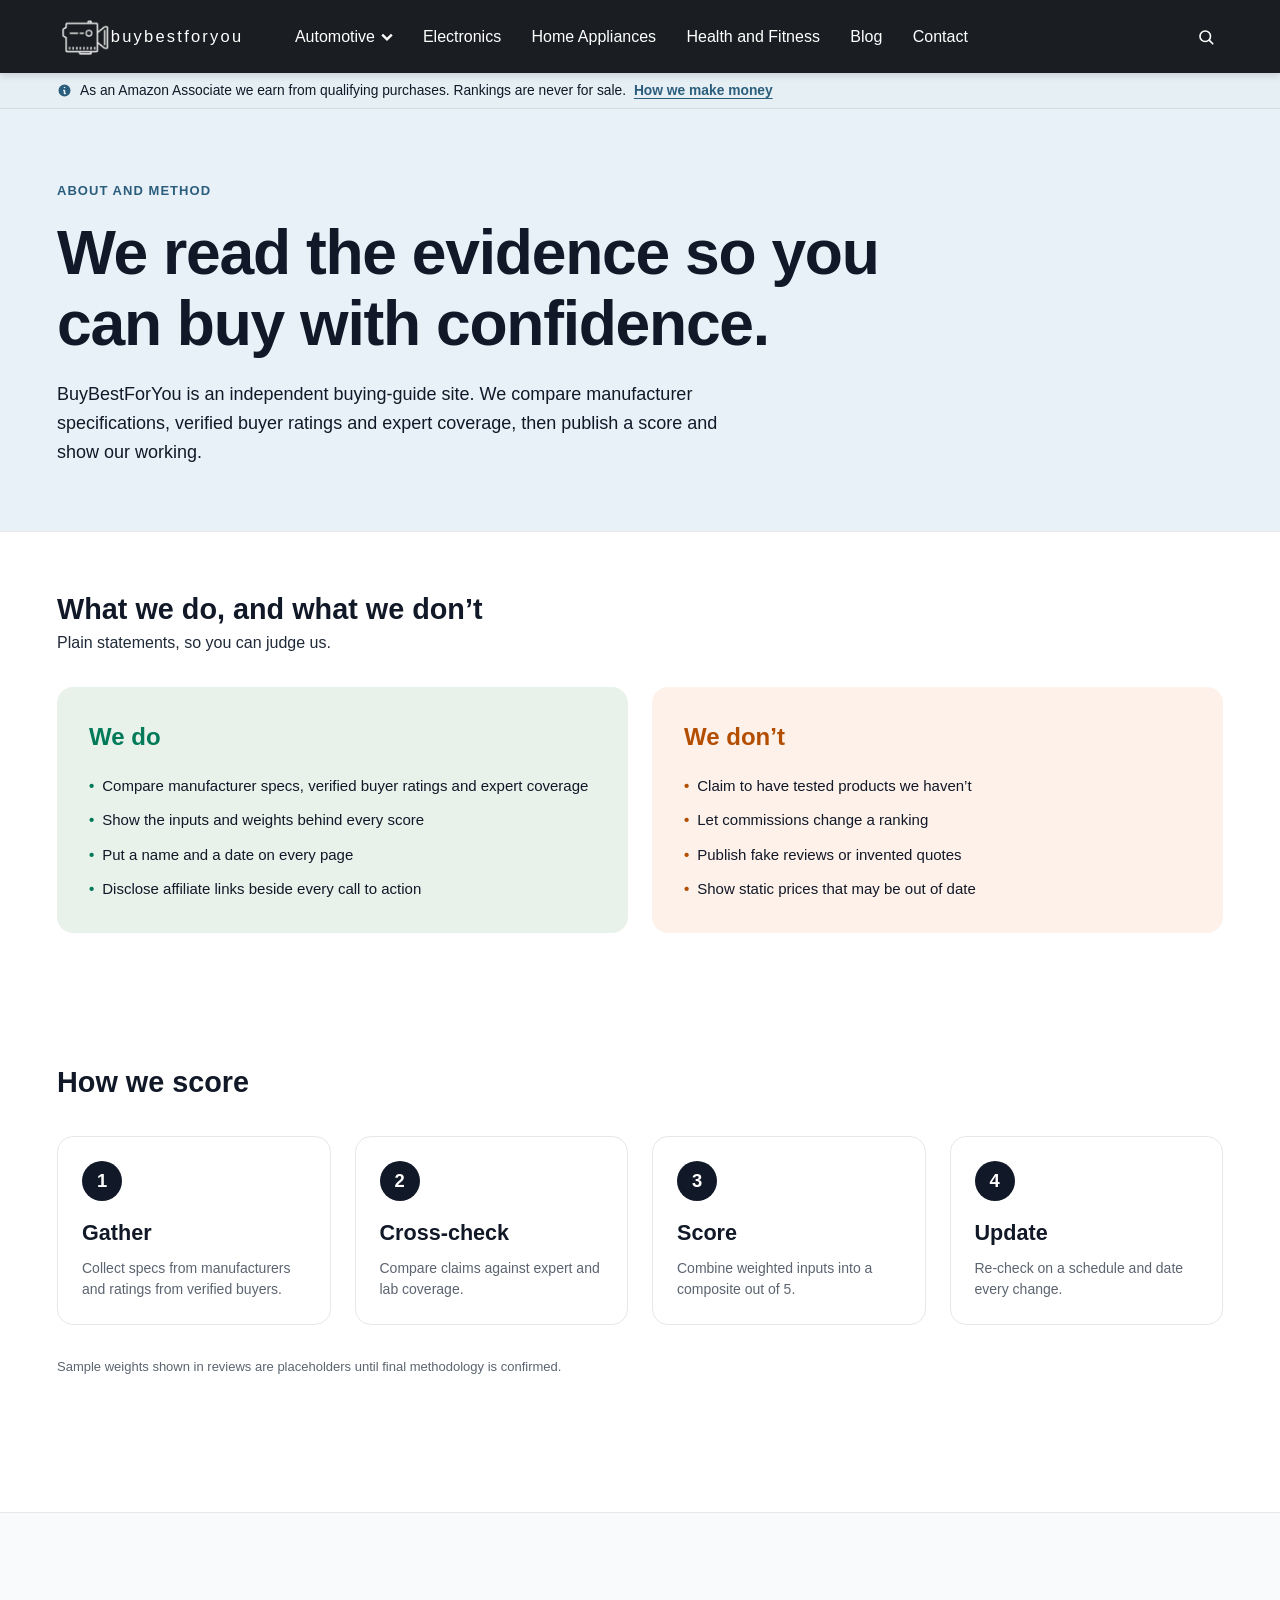
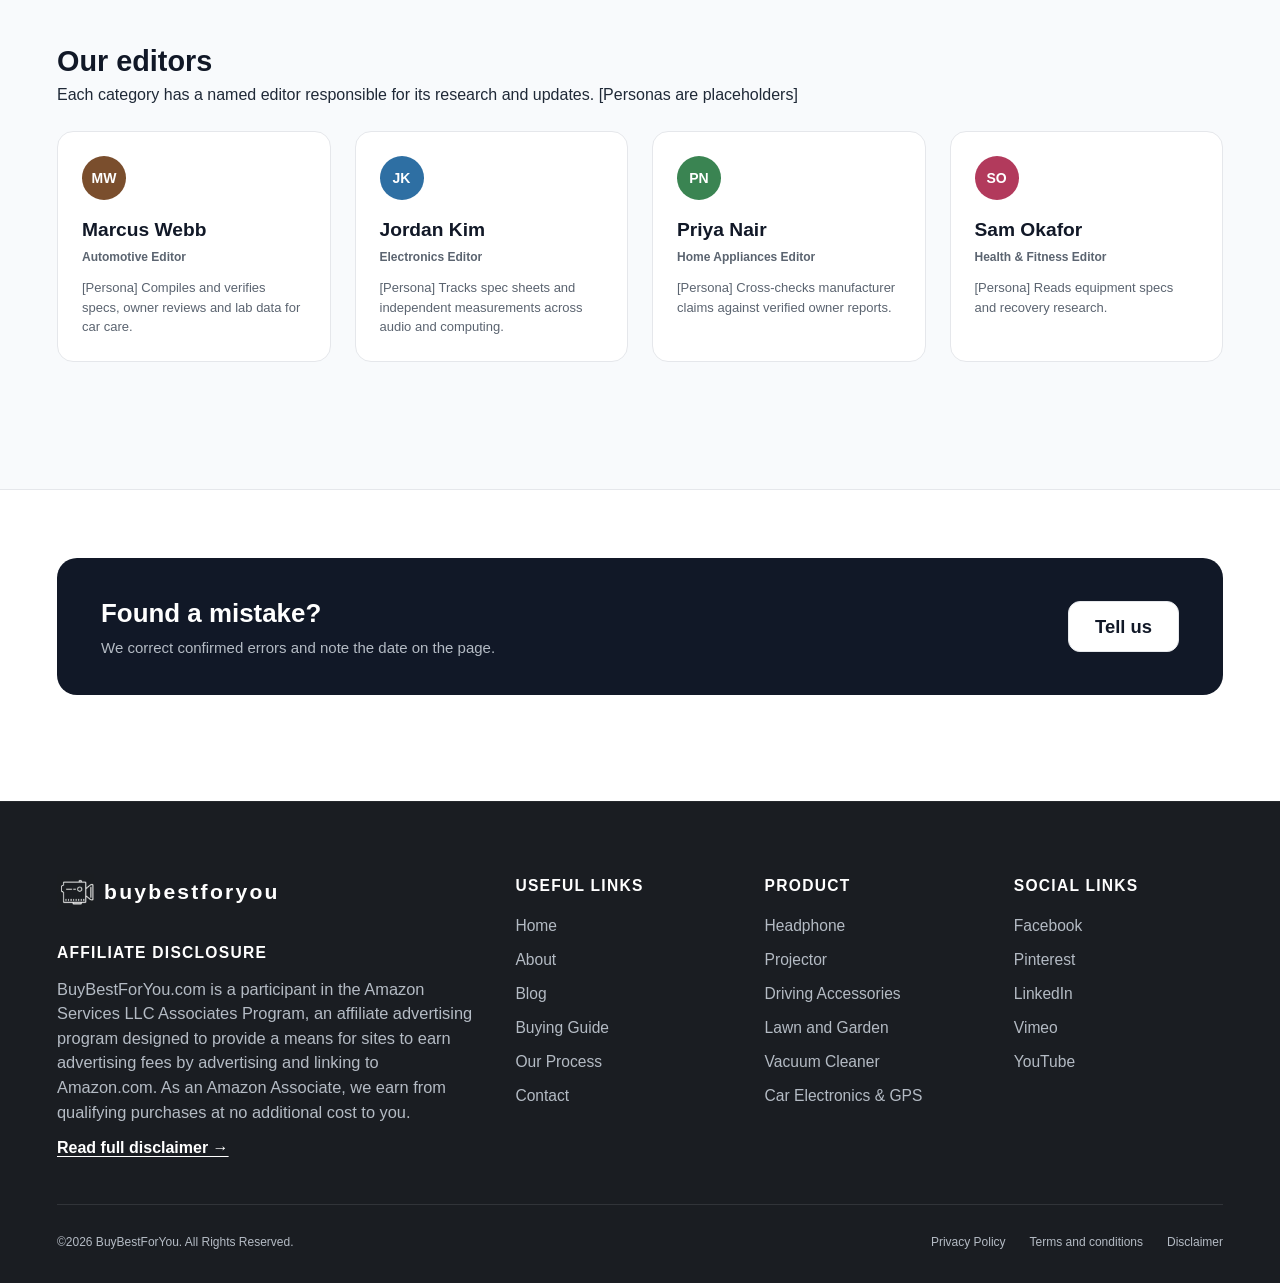
<file: about.html>
<!DOCTYPE html>
<html lang="en">
<head>
  <meta charset="UTF-8">
  <meta name="viewport" content="width=device-width, initial-scale=1.0">
  <title>About & How We Test — BuyBestForYou</title>
  <meta name="description" content="BuyBestForYou is an independent buying-guide site. We compare manufacturer specifications, verified buyer ratings and expert coverage, then publish a score and show our working.">
  <link rel="stylesheet" href="css/variables.css">
  <link rel="stylesheet" href="css/layout.css">
  <link rel="stylesheet" href="css/components.css">
  <link rel="stylesheet" href="css/pages.css">
</head>
<body class="page-about">

  <!-- SHARED HEADER -->
  <header class="site-header">
    <div class="container header-inner">
      <a href="index.html" class="brand-logo" aria-label="BuyBestForYou Home">
        <img src="assets/images/logo.svg" alt="BuyBestForYou" class="brand-logo-icon" width="58" height="55">
        <span>buybestforyou</span>
      </a>

      <input type="checkbox" id="nav-toggle" class="menu-toggle-checkbox" aria-label="Toggle navigation menu">
      <label for="nav-toggle" class="menu-toggle-label" aria-label="Open menu">
        <span class="menu-toggle-bar"></span>
        <span class="menu-toggle-bar"></span>
        <span class="menu-toggle-bar"></span>
      </label>

      <nav class="main-nav" aria-label="Main Navigation">
        <ul class="nav-list">
          <li class="nav-item">
            <a href="category.html" class="nav-link">
              Automotive
              <svg class="chevron" viewBox="0 0 10 6" fill="none" stroke="currentColor" stroke-width="2"><path d="M1 1L5 5L9 1"/></svg>
            </a>
            <div class="dropdown-menu">
              <a href="category.html" class="dropdown-link">Automotive Parts & Accessories</a>
              <a href="category.html" class="dropdown-link">Car Electronics & GPS</a>
              <a href="category.html" class="dropdown-link">Driving Accessories</a>
            </div>
          </li>
          <li class="nav-item"><a href="category.html" class="nav-link">Electronics</a></li>
          <li class="nav-item"><a href="category.html" class="nav-link">Home Appliances</a></li>
          <li class="nav-item"><a href="category.html" class="nav-link">Health and Fitness</a></li>
          <li class="nav-item"><a href="blog.html" class="nav-link">Blog</a></li>
          <li class="nav-item"><a href="contact.html" class="nav-link">Contact</a></li>
        </ul>
      </nav>

      <div class="header-actions">
        <a href="404.html" class="search-trigger-btn" aria-label="Search">
          <svg viewBox="0 0 24 24" fill="none" stroke="currentColor" stroke-width="2.2" stroke-linecap="round">
            <circle cx="11" cy="11" r="7"></circle>
            <line x1="21" y1="21" x2="16.5" y2="16.5"></line>
          </svg>
        </a>
      </div>
    </div>
  </header>

  <!-- DISCLOSURE BAR -->
  <aside class="disclosure-bar" aria-label="Affiliate disclosure banner">
    <div class="container disclosure-inner">
      <svg class="disclosure-icon" viewBox="0 0 20 20" fill="currentColor">
        <path fill-rule="evenodd" d="M18 10a8 8 0 11-16 0 8 8 0 0116 0zm-7-4a1 1 0 11-2 0 1 1 0 012 0zM9 9a1 1 0 000 2v3a1 1 0 001 1h1a1 1 0 100-2v-3a1 1 0 00-1-1H9z" clip-rule="evenodd"/>
      </svg>
      <span class="disclosure-text">
        As an Amazon Associate we earn from qualifying purchases. Rankings are never for sale.
        <a href="disclosure.html" class="disclosure-link">How we make money</a>
      </span>
    </div>
  </aside>

  <main id="main-content">
    <!-- HERO SECTION -->
    <section class="about-hero">
      <div class="container">
        <div class="about-eyebrow">ABOUT AND METHOD</div>
        <h1 class="about-title">
          We read the evidence so you<br>can buy with confidence.
        </h1>
        <p class="about-lead">
          BuyBestForYou is an independent buying-guide site. We compare manufacturer specifications, verified buyer ratings and expert coverage, then publish a score and show our working.
        </p>
      </div>
    </section>

    <!-- WHAT WE DO & WHAT WE DON'T -->
    <section class="container" style="margin-bottom: 8rem;">
      <div class="section-title-wrap">
        <h2>What we do, and what we don’t</h2>
        <p>Plain statements, so you can judge us.</p>
      </div>

      <div class="do-dont-grid">
        <!-- DO CARD -->
        <div class="do-card">
          <h3>We do</h3>
          <ul class="do-dont-list" style="list-style: none; padding: 0;">
            <li>
              <span class="glyph-pro" aria-hidden="true">•</span>
              <span>Compare manufacturer specs, verified buyer ratings and expert coverage</span>
            </li>
            <li>
              <span class="glyph-pro" aria-hidden="true">•</span>
              <span>Show the inputs and weights behind every score</span>
            </li>
            <li>
              <span class="glyph-pro" aria-hidden="true">•</span>
              <span>Put a name and a date on every page</span>
            </li>
            <li>
              <span class="glyph-pro" aria-hidden="true">•</span>
              <span>Disclose affiliate links beside every call to action</span>
            </li>
          </ul>
        </div>

        <!-- DON'T CARD -->
        <div class="dont-card">
          <h3>We don’t</h3>
          <ul class="do-dont-list" style="list-style: none; padding: 0;">
            <li>
              <span class="glyph-con" aria-hidden="true">•</span>
              <span>Claim to have tested products we haven’t</span>
            </li>
            <li>
              <span class="glyph-con" aria-hidden="true">•</span>
              <span>Let commissions change a ranking</span>
            </li>
            <li>
              <span class="glyph-con" aria-hidden="true">•</span>
              <span>Publish fake reviews or invented quotes</span>
            </li>
            <li>
              <span class="glyph-con" aria-hidden="true">•</span>
              <span>Show static prices that may be out of date</span>
            </li>
          </ul>
        </div>
      </div>
    </section>

    <!-- HOW WE SCORE -->
    <section class="container" style="margin-bottom: 8.5rem;">
      <div class="section-title-wrap">
        <h2>How we score</h2>
      </div>

      <div class="process-grid">
        <div class="process-card">
          <div class="step-num-circle">1</div>
          <h4>Gather</h4>
          <p>Collect specs from manufacturers and ratings from verified buyers.</p>
        </div>

        <div class="process-card">
          <div class="step-num-circle">2</div>
          <h4>Cross-check</h4>
          <p>Compare claims against expert and lab coverage.</p>
        </div>

        <div class="process-card">
          <div class="step-num-circle">3</div>
          <h4>Score</h4>
          <p>Combine weighted inputs into a composite out of 5.</p>
        </div>

        <div class="process-card">
          <div class="step-num-circle">4</div>
          <h4>Update</h4>
          <p>Re-check on a schedule and date every change.</p>
        </div>
      </div>

      <p class="process-footnote">
        Sample weights shown in reviews are placeholders until final methodology is confirmed.
      </p>
    </section>

    <!-- OUR EDITORS -->
    <section class="editors-section-bg">
      <div class="container">
        <div class="section-title-wrap">
          <h2>Our editors</h2>
          <p>Each category has a named editor responsible for its research and updates. [Personas are placeholders]</p>
        </div>

        <div class="editors-grid">
          <!-- Editor 1 -->
          <article class="editor-card">
            <div class="avatar-circle avatar-mw">MW</div>
            <h3 class="editor-name">Marcus Webb</h3>
            <div class="editor-role">Automotive Editor</div>
            <p class="editor-bio">
              [Persona] Compiles and verifies specs, owner reviews and lab data for car care.
            </p>
          </article>

          <!-- Editor 2 -->
          <article class="editor-card">
            <div class="avatar-circle avatar-jk">JK</div>
            <h3 class="editor-name">Jordan Kim</h3>
            <div class="editor-role">Electronics Editor</div>
            <p class="editor-bio">
              [Persona] Tracks spec sheets and independent measurements across audio and computing.
            </p>
          </article>

          <!-- Editor 3 -->
          <article class="editor-card">
            <div class="avatar-circle avatar-pn">PN</div>
            <h3 class="editor-name">Priya Nair</h3>
            <div class="editor-role">Home Appliances Editor</div>
            <p class="editor-bio">
              [Persona] Cross-checks manufacturer claims against verified owner reports.
            </p>
          </article>

          <!-- Editor 4 -->
          <article class="editor-card">
            <div class="avatar-circle avatar-so">SO</div>
            <h3 class="editor-name">Sam Okafor</h3>
            <div class="editor-role">Health & Fitness Editor</div>
            <p class="editor-bio">
              [Persona] Reads equipment specs and recovery research.
            </p>
          </article>
        </div>
      </div>
    </section>

    <!-- FOUND A MISTAKE BANNER -->
    <div class="container">
      <div class="found-mistake-banner">
        <div>
          <h3>Found a mistake?</h3>
          <p>We correct confirmed errors and note the date on the page.</p>
        </div>
        <a href="contact.html" class="btn btn-white" style="flex-shrink: 0;">Tell us</a>
      </div>
    </div>
  </main>

  <!-- ==================== GLOBAL FOOTER ==================== -->
  <footer class="site-footer">
    <!-- Desktop Footer -->
    <div class="container footer-top desktop-only">
      <!-- Col 1: Brand & Disclosure -->
      <div class="footer-brand">
        <a href="index.html" class="brand-logo" aria-label="BuyBestForYou Home">
          <img src="assets/images/logo.svg" alt="BuyBestForYou" class="brand-logo-icon" width="58" height="55">
          <span>buybestforyou</span>
        </a>
        <h4 class="footer-heading" style="margin-top: 1rem;">AFFILIATE DISCLOSURE</h4>
        <p class="footer-disclosure-text">
          BuyBestForYou.com is a participant in the Amazon Services LLC Associates Program, an affiliate advertising program designed to provide a means for sites to earn advertising fees by advertising and linking to Amazon.com. As an Amazon Associate, we earn from qualifying purchases at no additional cost to you.
        </p>
        <a href="disclosure.html" class="footer-disclaimer-link">Read full disclaimer →</a>
      </div>

      <!-- Col 2: Useful Links -->
      <div class="footer-col">
        <h4 class="footer-heading">USEFUL LINKS</h4>
        <ul class="footer-nav-list">
          <li><a href="index.html" class="footer-nav-link">Home</a></li>
          <li><a href="about.html" class="footer-nav-link">About</a></li>
          <li><a href="blog.html" class="footer-nav-link">Blog</a></li>
          <li><a href="category.html" class="footer-nav-link">Buying Guide</a></li>
          <li><a href="about.html" class="footer-nav-link">Our Process</a></li>
          <li><a href="contact.html" class="footer-nav-link">Contact</a></li>
        </ul>
      </div>

      <!-- Col 3: Product Categories -->
      <div class="footer-col">
        <h4 class="footer-heading">PRODUCT</h4>
        <ul class="footer-nav-list">
          <li><a href="category.html" class="footer-nav-link">Headphone</a></li>
          <li><a href="category.html" class="footer-nav-link">Projector</a></li>
          <li><a href="category.html" class="footer-nav-link">Driving Accessories</a></li>
          <li><a href="category.html" class="footer-nav-link">Lawn and Garden</a></li>
          <li><a href="category.html" class="footer-nav-link">Vacuum Cleaner</a></li>
          <li><a href="category.html" class="footer-nav-link">Car Electronics & GPS</a></li>
        </ul>
      </div>

      <!-- Col 4: Social Links -->
      <div class="footer-col">
        <h4 class="footer-heading">SOCIAL LINKS</h4>
        <ul class="footer-nav-list">
          <li><a href="https://facebook.com" class="footer-nav-link" target="_blank" rel="noopener">Facebook</a></li>
          <li><a href="https://pinterest.com" class="footer-nav-link" target="_blank" rel="noopener">Pinterest</a></li>
          <li><a href="https://linkedin.com" class="footer-nav-link" target="_blank" rel="noopener">LinkedIn</a></li>
          <li><a href="https://vimeo.com" class="footer-nav-link" target="_blank" rel="noopener">Vimeo</a></li>
          <li><a href="https://youtube.com" class="footer-nav-link" target="_blank" rel="noopener">YouTube</a></li>
        </ul>
      </div>
    </div>

    <!-- Bottom Copyright & Legal Links -->
    <div class="container footer-bottom desktop-only">
      <div>©2026 BuyBestForYou. All Rights Reserved.</div>
      <div class="footer-legal-links">
        <a href="disclosure.html" class="footer-legal-link">Privacy Policy</a>
        <a href="disclosure.html" class="footer-legal-link">Terms and conditions</a>
        <a href="disclosure.html" class="footer-legal-link">Disclaimer</a>
      </div>
    </div>

    <!-- Mobile Footer (strictly matched with 11 · Mobile homepage.png) -->
    <div class="container footer-mobile mobile-only">
      <a href="index.html" class="brand-logo" aria-label="BuyBestForYou Home">
        <img src="assets/images/logo.svg" alt="BuyBestForYou" class="brand-logo-icon" width="58" height="55">
        <span>buybestforyou</span>
      </a>

      <p class="footer-mobile-disclosure">
        As an Amazon Associate, we earn from qualifying purchases at no additional cost to you.
      </p>

      <div class="footer-mobile-links">
        <a href="about.html">About</a>
        <a href="blog.html">Blog</a>
        <a href="contact.html">Contact</a>
        <a href="disclosure.html">Disclosure</a>
        <a href="disclosure.html">Privacy</a>
        <a href="disclosure.html">Terms</a>
      </div>

      <div class="footer-mobile-copy">
        ©2026 BuyBestForYou. All Rights Reserved.
      </div>
    </div>
  </footer>

</body>
</html>
</file>
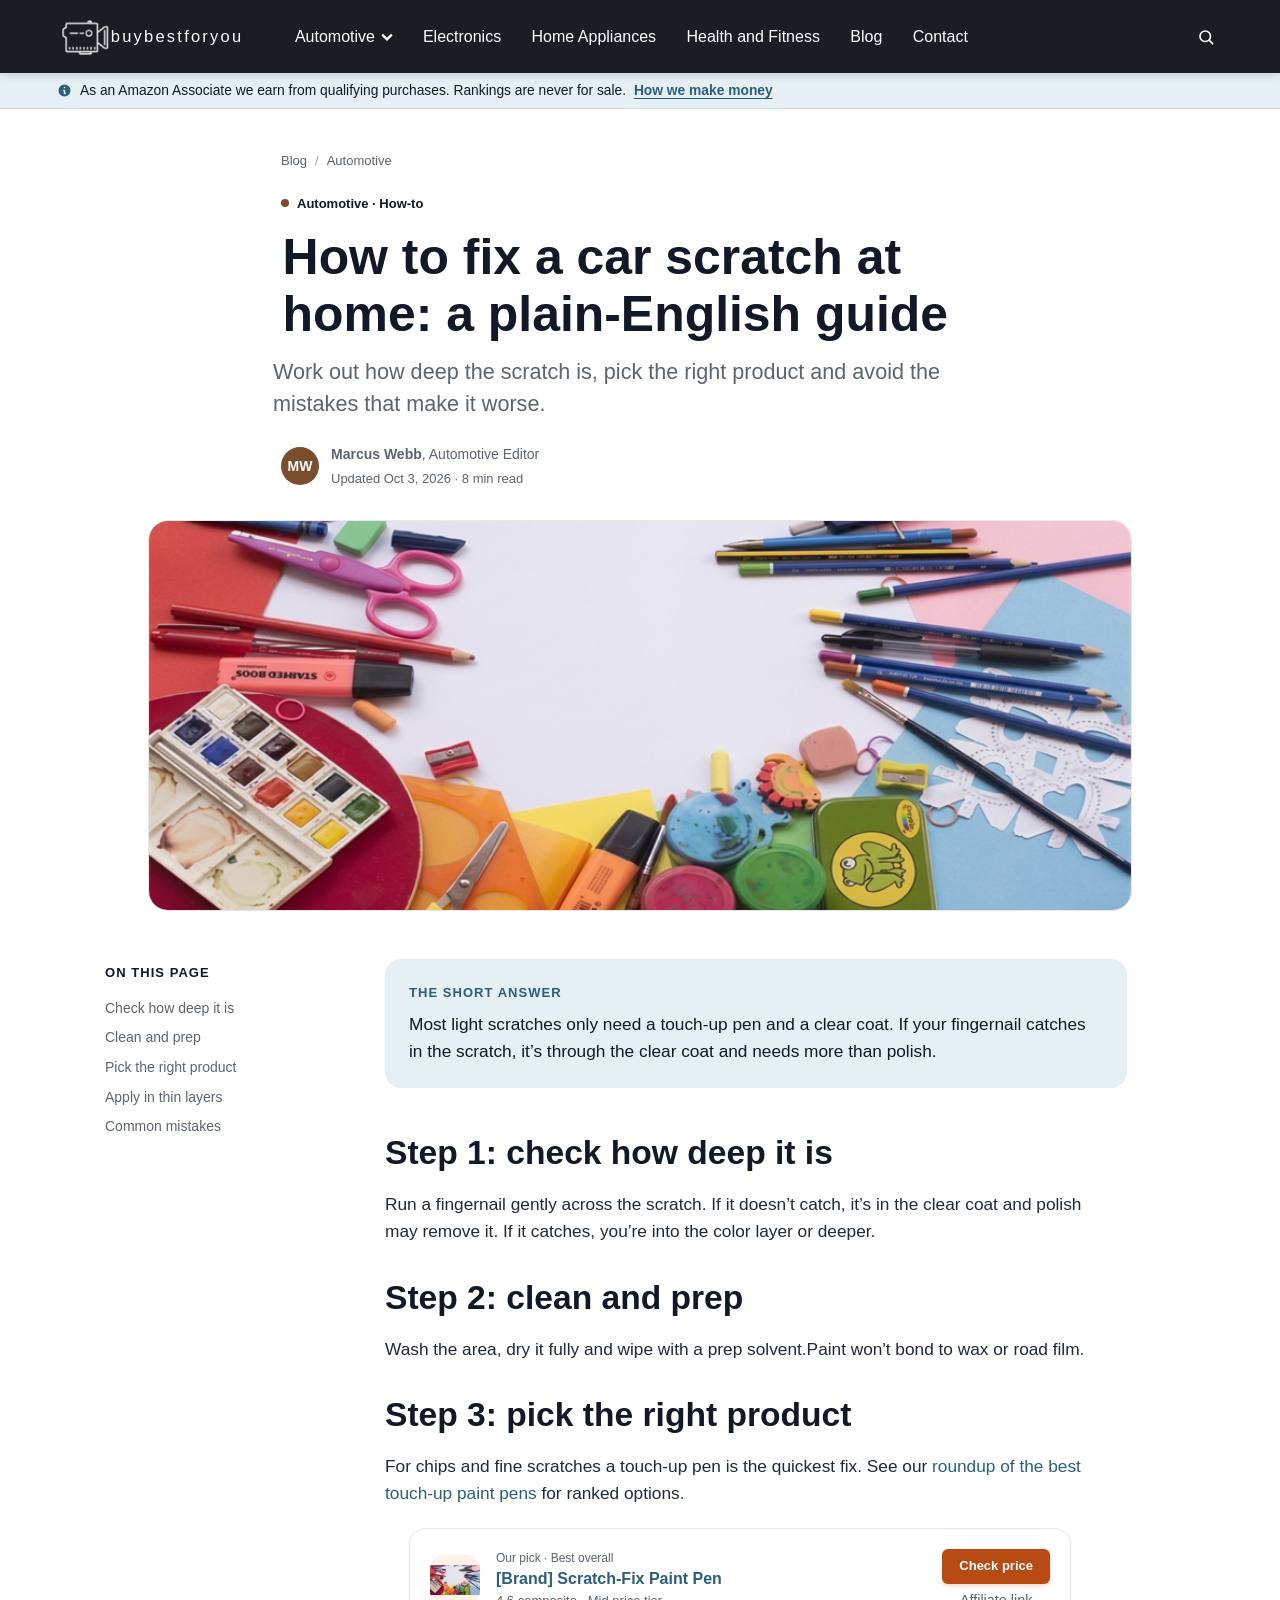
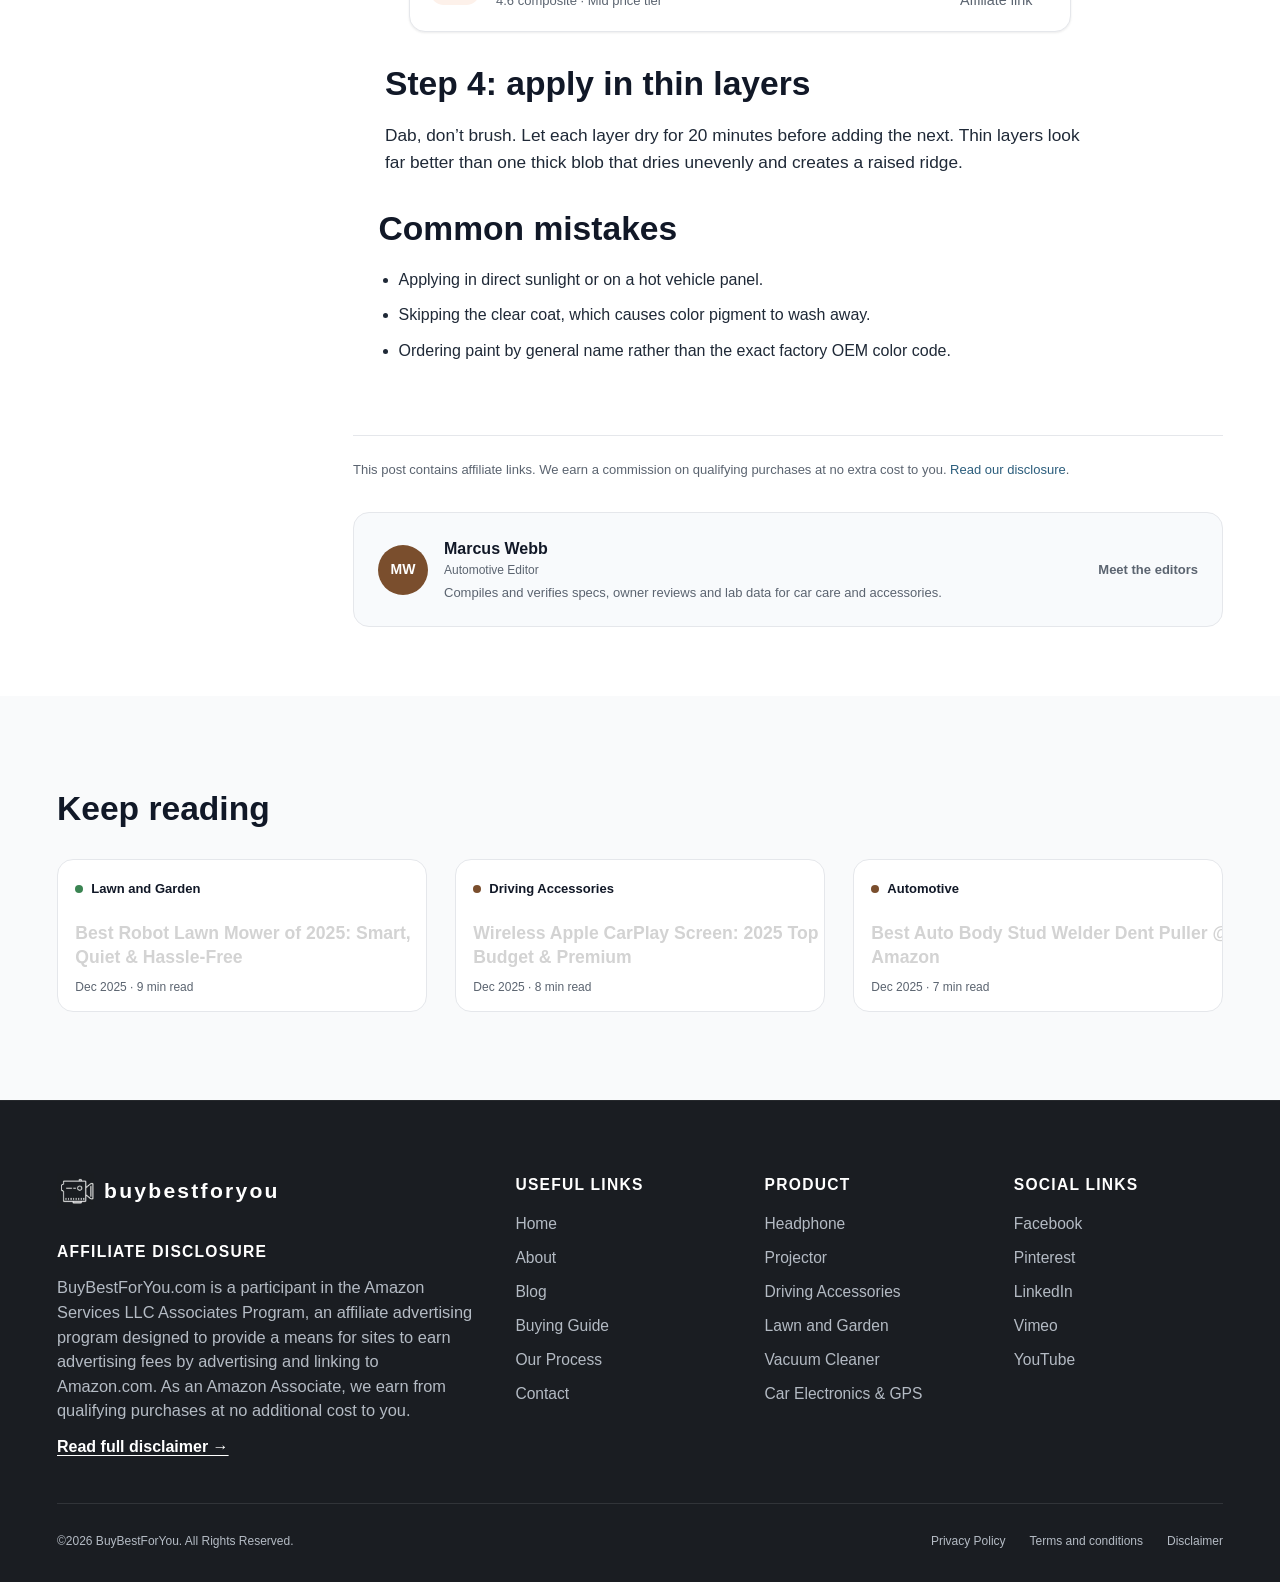
<file: blog-single.html>
<!DOCTYPE html>
<html lang="en">

<head>
  <meta charset="UTF-8">
  <meta name="viewport" content="width=device-width, initial-scale=1.0">
  <title>How to fix a car scratch at home: a plain-English guide — BuyBestForYou</title>
  <meta name="description"
    content="Step-by-step DIY guide to diagnosing and fixing paint scratches on your car at home using touch-up pens and clear coat.">
  <link rel="stylesheet" href="css/variables.css">
  <link rel="stylesheet" href="css/layout.css">
  <link rel="stylesheet" href="css/components.css">
  <link rel="stylesheet" href="css/pages.css">
</head>

<body class="page-blog-single">

  <!-- SHARED HEADER -->
  <header class="site-header">
    <div class="container header-inner">
      <a href="index.html" class="brand-logo" aria-label="BuyBestForYou Home">
        <img src="assets/images/logo.svg" alt="BuyBestForYou" class="brand-logo-icon" width="58" height="55">
        <span>buybestforyou</span>
      </a>

      <input type="checkbox" id="nav-toggle" class="menu-toggle-checkbox" aria-label="Toggle navigation menu">
      <label for="nav-toggle" class="menu-toggle-label" aria-label="Open menu">
        <span class="menu-toggle-bar"></span>
        <span class="menu-toggle-bar"></span>
        <span class="menu-toggle-bar"></span>
      </label>

      <nav class="main-nav" aria-label="Main Navigation">
        <ul class="nav-list">
          <li class="nav-item">
            <a href="category.html" class="nav-link">
              Automotive
              <svg class="chevron" viewBox="0 0 10 6" fill="none" stroke="currentColor" stroke-width="2">
                <path d="M1 1L5 5L9 1" />
              </svg>
            </a>
            <div class="dropdown-menu">
              <a href="category.html" class="dropdown-link">Automotive Parts & Accessories</a>
              <a href="category.html" class="dropdown-link">Car Electronics & GPS</a>
              <a href="category.html" class="dropdown-link">Driving Accessories</a>
            </div>
          </li>
          <li class="nav-item"><a href="category.html" class="nav-link">Electronics</a></li>
          <li class="nav-item"><a href="category.html" class="nav-link">Home Appliances</a></li>
          <li class="nav-item"><a href="category.html" class="nav-link">Health and Fitness</a></li>
          <li class="nav-item"><a href="blog.html" class="nav-link" style="opacity: 1; font-weight: 700;">Blog</a></li>
          <li class="nav-item"><a href="contact.html" class="nav-link">Contact</a></li>
        </ul>
      </nav>

      <div class="header-actions">
        <a href="404.html" class="search-trigger-btn" aria-label="Search">
          <svg viewBox="0 0 24 24" fill="none" stroke="currentColor" stroke-width="2.2" stroke-linecap="round">
            <circle cx="11" cy="11" r="7"></circle>
            <line x1="21" y1="21" x2="16.5" y2="16.5"></line>
          </svg>
        </a>
      </div>
    </div>
  </header>

  <!-- DISCLOSURE BAR -->
  <aside class="disclosure-bar" aria-label="Affiliate disclosure banner">
    <div class="container disclosure-inner">
      <svg class="disclosure-icon" viewBox="0 0 20 20" fill="currentColor">
        <path fill-rule="evenodd"
          d="M18 10a8 8 0 11-16 0 8 8 0 0116 0zm-7-4a1 1 0 11-2 0 1 1 0 012 0zM9 9a1 1 0 000 2v3a1 1 0 001 1h1a1 1 0 100-2v-3a1 1 0 00-1-1H9z"
          clip-rule="evenodd" />
      </svg>
      <span class="disclosure-text">
        As an Amazon Associate we earn from qualifying purchases. Rankings are never for sale.
        <a href="disclosure.html" class="disclosure-link">How we make money</a>
      </span>
    </div>
  </aside>

  <main id="main-content">
    <article class="container" style="padding-top: 2.6rem; padding-bottom: 4.3125rem;">
      <nav class="breadcrumbs" aria-label="Breadcrumb" style="margin-left: 14rem;">
        <a href="blog.html">Blog</a>
        <span class="separator">/</span>
        <a href="category.html">Automotive</a>
      </nav>

      <div class="cat-pill cat-auto" style="margin-left: 14rem; margin-bottom: 0.5rem;">
        <span class="cat-dot"></span> Automotive · How-to
      </div>

      <h1 class="blog-headline"
        style="font-size: clamp(1.92rem, 4.32vw, 3.12rem); font-weight: 800; color: var(--color-ink); line-height: 1.15; margin-left: 14.1rem; margin-right: 12.9rem; margin-bottom: 0.75rem;">
        How to fix a car scratch at home: a plain-English guide
      </h1>

      <p
        style="font-size: 1.35rem; color: var(--color-muted); max-width: 720px; line-height: 1.5; margin-left: 13.5rem; margin-right: 13.5rem; margin-bottom: 1.5rem;">
        Work out how deep the scratch is, pick the right product and avoid the mistakes that make it worse.
      </p>

      <div class="author-byline" style="margin-left: 14rem;">
        <span class="avatar-circle avatar-mw" style="width: 38px; height: 38px;">MW</span>
        <div>
          <div><strong>Marcus Webb</strong>, Automotive Editor</div>
          <div style="font-size: 0.8125rem; color: var(--color-muted); margin-top: 0.2rem;">Updated Oct 3, 2026 · 8 min
            read</div>
        </div>
      </div>

      <!-- Hero Image -->
      <div class="blog-hero-image-wrap"
        style="background-color: #F8FAFC; border: 1px solid var(--color-border); border-radius: var(--radius-lg); width: calc(100% - 11.4rem); max-width: calc(100% - 11.4rem); height: calc(30.857rem - 6.4rem); display: flex; align-items: center; justify-content: center; overflow: hidden; margin-left: 5.7rem; margin-right: 5.7rem; margin-bottom: 3rem;">
        <img src="assets/images/hero-paint-pen.png" alt="Car scratch repair process" class="blog-hero-img"
          style="width: 100%; height: 100%; object-fit: cover;">
      </div>

      <!-- 2-Column Article Body -->
      <div class="review-layout-grid">
        <!-- Sticky TOC -->
        <aside class="toc-sidebar" aria-label="Article Outline"
          style="margin-left: 3rem; margin-top: -1rem; top: calc(110px - 1rem);">
          <div class="toc-heading">ON THIS PAGE</div>
          <nav class="toc-list">
            <a href="#step-1" class="toc-link">Check how deep it is</a>
            <a href="#step-2" class="toc-link">Clean and prep</a>
            <a href="#step-3" class="toc-link">Pick the right product</a>
            <a href="#step-4" class="toc-link">Apply in thin layers</a>
            <a href="#mistakes" class="toc-link">Common mistakes</a>
          </nav>
        </aside>

        <!-- Article Content -->
        <div>
          <!-- Short Answer Box -->
          <div class="short-answer-box"
            style="background-color: var(--cat-trust-bg); border-radius: var(--radius-md); padding: 1.5rem; margin-left: 2rem; margin-right: 6rem; margin-bottom: 2.5rem;">
            <div
              style="font-size: 0.8125rem; font-weight: 800; text-transform: uppercase; letter-spacing: 0.08em; color: var(--color-trust); margin-bottom: 0.5rem;">
              THE SHORT ANSWER
            </div>
            <p style="font-size: 1.08rem; line-height: 1.55; color: var(--color-ink);">
              Most light scratches only need a touch-up pen and a clear coat. If your fingernail catches in the scratch,
              it’s through the clear coat and needs more than polish.
            </p>
          </div>

          <section id="step-1" style="margin-left: 2rem; margin-right: 8rem; margin-bottom: 1.7rem;">
            <h2 style="font-size: 2.1rem; font-weight: 800; color: var(--color-ink); margin-bottom: 0.75rem;">Step 1:
              check how deep it is</h2>
            <p style="font-size: 1.08rem; line-height: 1.6; color: var(--color-body);">
              Run a fingernail gently across the scratch. If it doesn’t catch, it’s in the clear coat and polish may
              remove it. If it catches, you’re into the color layer or deeper.
            </p>
          </section>

          <section id="step-2" style="margin-left: 2rem; margin-right: 8rem; margin-bottom: 1.7rem;">
            <h2 style="font-size: 2.1rem; font-weight: 800; color: var(--color-ink); margin-bottom: 0.75rem;">Step 2:
              clean and prep</h2>
            <p style="font-size: 1.08rem; line-height: 1.6; color: var(--color-body);">
              Wash the area, dry it fully and wipe with a prep solvent.Paint won't bond to wax or road film.
            </p>
          </section>

          <section id="step-3" style="margin-left: 2rem; margin-right: 8rem; margin-bottom: 1.7rem;">
            <h2 style="font-size: 2.1rem; font-weight: 800; color: var(--color-ink); margin-bottom: 0.75rem;">Step 3:
              pick the right product</h2>
            <p style="font-size: 1.08rem; line-height: 1.6; color: var(--color-body); margin-bottom: 1.25rem;">
              For chips and fine scratches a touch-up pen is the quickest fix. See our <a
                href="review-roundup.html">roundup of the best touch-up paint pens</a> for ranked options.
            </p>

            <!-- Embedded Product Callout -->
            <div class="embedded-product-callout" style="margin-left: 1.5rem; margin-right: 1.5rem;">
              <div class="embedded-product-callout-info">
                <div
                  style="width: 50px; height: 50px; background-color: #FDF1EA; border-radius: var(--radius-sm); overflow: hidden; display: flex; align-items: center; justify-content: center; flex-shrink: 0;">
                  <img src="assets/images/winner-paint-pen.png" alt="Product thumbnail">
                </div>
                <div>
                  <div style="font-size: 0.75rem; color: var(--color-muted);">Our pick · Best overall</div>
                  <strong style="font-size: 1rem; color: var(--color-ink);"><a href="product-single.html">[Brand]
                      Scratch-Fix Paint Pen</a></strong>
                  <div style="font-size: 0.8125rem; color: var(--color-muted);">4.6 composite · Mid price tier</div>
                </div>
              </div>
              <div class="embedded-product-callout-action">
                <a href="https://amazon.com" target="_blank" rel="noopener nofollow"
                  class="btn btn-primary btn-sm">Check price</a>
                <span class="affiliate-note">Affiliate link</span>
              </div>
            </div>
          </section>

          <section id="step-4" style="margin-left: 2rem; margin-right: 8rem; margin-bottom: 1.7rem;">
            <h2 style="font-size: 2.1rem; font-weight: 800; color: var(--color-ink); margin-bottom: 0.75rem;">Step 4:
              apply in thin layers</h2>
            <p style="font-size: 1.08rem; line-height: 1.6; color: var(--color-body);">
              Dab, don’t brush. Let each layer dry for 20 minutes before adding the next. Thin layers look far better
              than one thick blob that dries unevenly and creates a raised ridge.
            </p>
          </section>

          <section id="mistakes" style="margin-left: 1.6rem; margin-bottom: 4.5rem;">
            <h2 style="font-size: 2.1rem; font-weight: 800; color: var(--color-ink); margin-bottom: 0.75rem;">Common
              mistakes</h2>
            <ul
              style="display: flex; flex-direction: column; gap: 0.625rem; line-height: 1.6; color: var(--color-body); padding-left: 1.25rem; list-style: disc;">
              <li>Applying in direct sunlight or on a hot vehicle panel.</li>
              <li>Skipping the clear coat, which causes color pigment to wash away.</li>
              <li>Ordering paint by general name rather than the exact factory OEM color code.</li>
            </ul>
          </section>

          <div
            style="font-size: 0.8125rem; color: var(--color-muted); border-top: 1px solid var(--color-border); padding-top: 1.5rem; margin-top: 2rem;">
            This post contains affiliate links. We earn a commission on qualifying purchases at no extra cost to you. <a
              href="disclosure.html">Read our disclosure</a>.
          </div>

          <!-- Author Bio -->
          <div
            style="background-color: #F8FAFC; border: 1px solid var(--color-border); border-radius: var(--radius-md); padding: 1.5rem; display: flex; align-items: center; justify-content: space-between; gap: 1rem; margin-top: 2rem;">
            <div style="display: flex; align-items: center; gap: 1rem;">
              <span class="avatar-circle avatar-mw" style="width: 50px; height: 50px;">MW</span>
              <div>
                <strong style="color: var(--color-ink); font-size: 1rem;">Marcus Webb</strong>
                <div style="font-size: 0.75rem; color: var(--color-muted);">Automotive Editor</div>
                <div style="font-size: 0.8125rem; color: var(--color-muted); margin-top: 0.25rem;">Compiles and verifies
                  specs, owner reviews and lab data for car care and accessories.</div>
              </div>
            </div>
            <a href="about.html"
              style="font-size: 0.8125rem; font-weight: 700; color: var(--color-muted); white-space: nowrap;">Meet the
              editors</a>
          </div>
        </div>
      </div>
    </article>

    <!-- KEEP READING -->
    <section class="section section-bg-subtle">
      <div class="container">
        <h2 style="font-size: 2.1rem; font-weight: 800; color: var(--color-ink); margin-bottom: 1.5rem;">Keep reading
        </h2>
        <div class="guides-grid">
          <div class="winner-card">
            <div class="winner-content">
              <div class="cat-pill cat-home" style="align-self: flex-start; margin-bottom: 0.5rem;"><span
                  class="cat-dot"></span> Lawn and Garden</div>
              <h3 class="winner-title"><a href="review-roundup.html">Best Robot Lawn Mower of 2025: Smart, Quiet &amp;
                  Hassle-Free</a></h3>
              <div style="font-size: 0.75rem; color: var(--color-muted);">Dec 2025 · 9 min read</div>
            </div>
          </div>
          <div class="winner-card">
            <div class="winner-content">
              <div class="cat-pill cat-auto" style="align-self: flex-start; margin-bottom: 0.5rem;"><span
                  class="cat-dot"></span> Driving Accessories</div>
              <h3 class="winner-title"><a href="review-roundup.html">Wireless Apple CarPlay Screen: 2025 Top Budget
                  &amp; Premium</a></h3>
              <div style="font-size: 0.75rem; color: var(--color-muted);">Dec 2025 · 8 min read</div>
            </div>
          </div>
          <div class="winner-card">
            <div class="winner-content">
              <div class="cat-pill cat-auto" style="align-self: flex-start; margin-bottom: 0.5rem;"><span
                  class="cat-dot"></span> Automotive</div>
              <h3 class="winner-title"><a href="review-roundup.html">Best Auto Body Stud Welder Dent Puller @ Amazon</a>
              </h3>
              <div style="font-size: 0.75rem; color: var(--color-muted);">Dec 2025 · 7 min read</div>
            </div>
          </div>
        </div>
      </div>
    </section>
  </main>

  <!-- ==================== GLOBAL FOOTER ==================== -->
  <footer class="site-footer">
    <!-- Desktop Footer -->
    <div class="container footer-top desktop-only">
      <!-- Col 1: Brand & Disclosure -->
      <div class="footer-brand">
        <a href="index.html" class="brand-logo" aria-label="BuyBestForYou Home">
          <img src="assets/images/logo.svg" alt="BuyBestForYou" class="brand-logo-icon" width="58" height="55">
          <span>buybestforyou</span>
        </a>
        <h4 class="footer-heading" style="margin-top: 1rem;">AFFILIATE DISCLOSURE</h4>
        <p class="footer-disclosure-text">
          BuyBestForYou.com is a participant in the Amazon Services LLC Associates Program, an affiliate advertising
          program designed to provide a means for sites to earn advertising fees by advertising and linking to
          Amazon.com. As an Amazon Associate, we earn from qualifying purchases at no additional cost to you.
        </p>
        <a href="disclosure.html" class="footer-disclaimer-link">Read full disclaimer →</a>
      </div>

      <!-- Col 2: Useful Links -->
      <div class="footer-col">
        <h4 class="footer-heading">USEFUL LINKS</h4>
        <ul class="footer-nav-list">
          <li><a href="index.html" class="footer-nav-link">Home</a></li>
          <li><a href="about.html" class="footer-nav-link">About</a></li>
          <li><a href="blog.html" class="footer-nav-link">Blog</a></li>
          <li><a href="category.html" class="footer-nav-link">Buying Guide</a></li>
          <li><a href="about.html" class="footer-nav-link">Our Process</a></li>
          <li><a href="contact.html" class="footer-nav-link">Contact</a></li>
        </ul>
      </div>

      <!-- Col 3: Product Categories -->
      <div class="footer-col">
        <h4 class="footer-heading">PRODUCT</h4>
        <ul class="footer-nav-list">
          <li><a href="category.html" class="footer-nav-link">Headphone</a></li>
          <li><a href="category.html" class="footer-nav-link">Projector</a></li>
          <li><a href="category.html" class="footer-nav-link">Driving Accessories</a></li>
          <li><a href="category.html" class="footer-nav-link">Lawn and Garden</a></li>
          <li><a href="category.html" class="footer-nav-link">Vacuum Cleaner</a></li>
          <li><a href="category.html" class="footer-nav-link">Car Electronics & GPS</a></li>
        </ul>
      </div>

      <!-- Col 4: Social Links -->
      <div class="footer-col">
        <h4 class="footer-heading">SOCIAL LINKS</h4>
        <ul class="footer-nav-list">
          <li><a href="https://facebook.com" class="footer-nav-link" target="_blank" rel="noopener">Facebook</a></li>
          <li><a href="https://pinterest.com" class="footer-nav-link" target="_blank" rel="noopener">Pinterest</a></li>
          <li><a href="https://linkedin.com" class="footer-nav-link" target="_blank" rel="noopener">LinkedIn</a></li>
          <li><a href="https://vimeo.com" class="footer-nav-link" target="_blank" rel="noopener">Vimeo</a></li>
          <li><a href="https://youtube.com" class="footer-nav-link" target="_blank" rel="noopener">YouTube</a></li>
        </ul>
      </div>
    </div>

    <!-- Bottom Copyright & Legal Links -->
    <div class="container footer-bottom desktop-only">
      <div>©2026 BuyBestForYou. All Rights Reserved.</div>
      <div class="footer-legal-links">
        <a href="disclosure.html" class="footer-legal-link">Privacy Policy</a>
        <a href="disclosure.html" class="footer-legal-link">Terms and conditions</a>
        <a href="disclosure.html" class="footer-legal-link">Disclaimer</a>
      </div>
    </div>

    <!-- Mobile Footer (strictly matched with 11 · Mobile homepage.png) -->
    <div class="container footer-mobile mobile-only">
      <a href="index.html" class="brand-logo" aria-label="BuyBestForYou Home">
        <img src="assets/images/logo.svg" alt="BuyBestForYou" class="brand-logo-icon" width="58" height="55">
        <span>buybestforyou</span>
      </a>

      <p class="footer-mobile-disclosure">
        As an Amazon Associate, we earn from qualifying purchases at no additional cost to you.
      </p>

      <div class="footer-mobile-links">
        <a href="about.html">About</a>
        <a href="blog.html">Blog</a>
        <a href="contact.html">Contact</a>
        <a href="disclosure.html">Disclosure</a>
        <a href="disclosure.html">Privacy</a>
        <a href="disclosure.html">Terms</a>
      </div>

      <div class="footer-mobile-copy">
        ©2026 BuyBestForYou. All Rights Reserved.
      </div>
    </div>
  </footer>

</body>

</html>
</file>
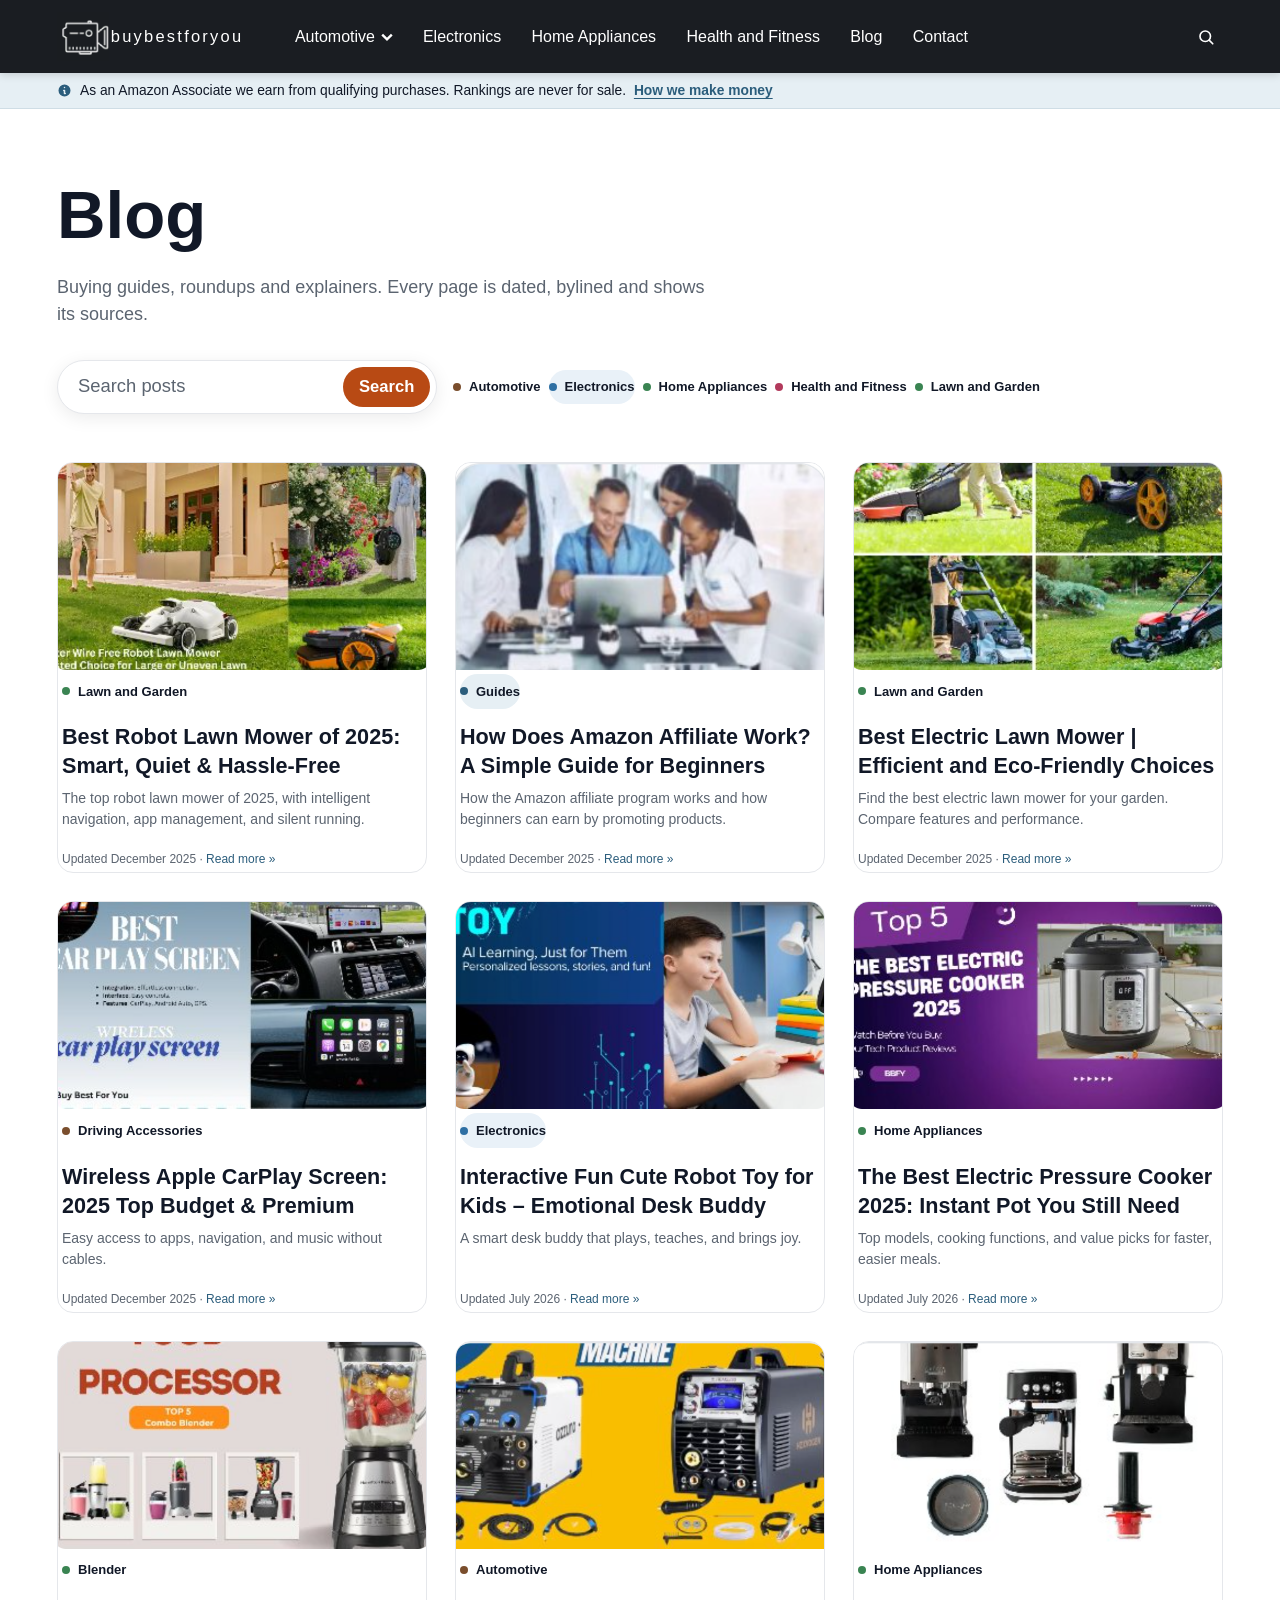
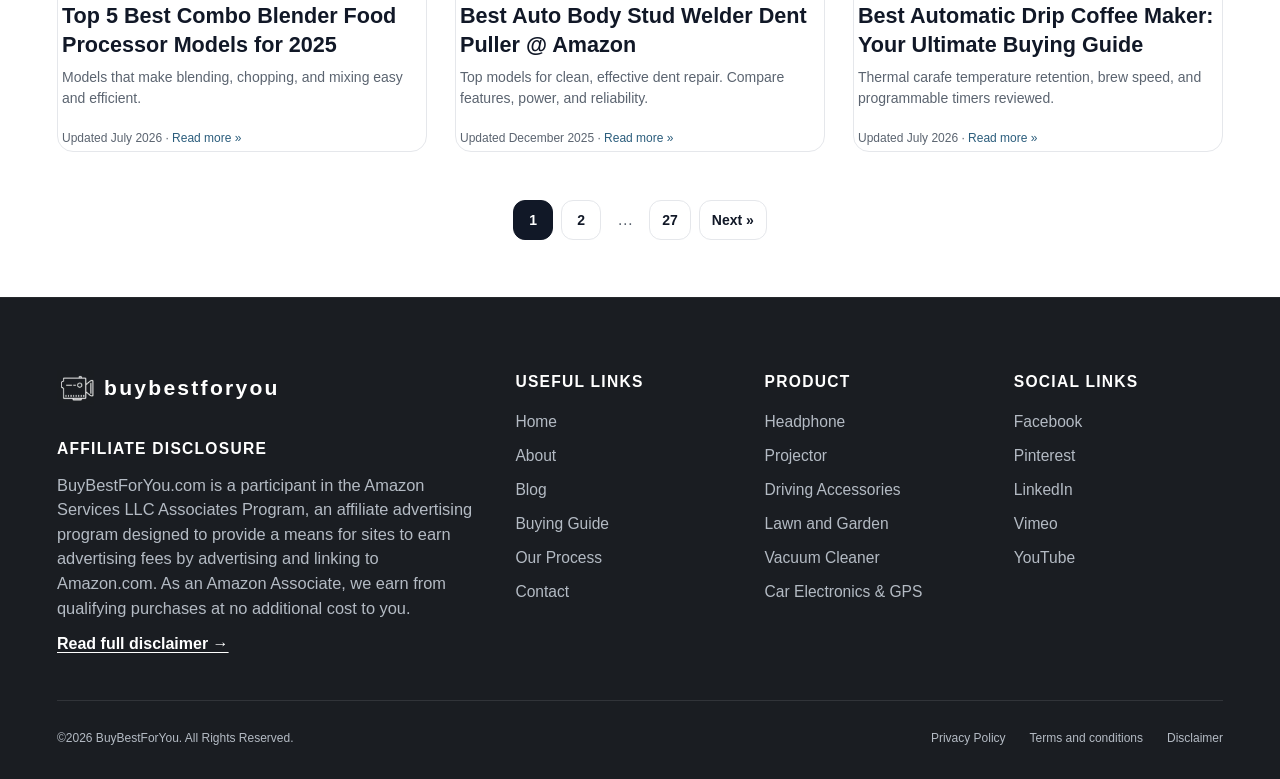
<file: blog.html>
<!DOCTYPE html>
<html lang="en">

<head>
  <meta charset="UTF-8">
  <meta name="viewport" content="width=device-width, initial-scale=1.0">
  <title>Blog & Buying Guides — BuyBestForYou</title>
  <meta name="description"
    content="Buying guides, roundups, and explainers. Every page is dated, bylined, and shows its sources.">
  <link rel="stylesheet" href="css/variables.css">
  <link rel="stylesheet" href="css/layout.css">
  <link rel="stylesheet" href="css/components.css">
  <link rel="stylesheet" href="css/pages.css">
</head>

<body>

  <!-- SHARED HEADER -->
  <header class="site-header">
    <div class="container header-inner">
      <a href="index.html" class="brand-logo" aria-label="BuyBestForYou Home">
        <img src="assets/images/logo.svg" alt="BuyBestForYou" class="brand-logo-icon" width="58" height="55">
        <span>buybestforyou</span>
      </a>

      <input type="checkbox" id="nav-toggle" class="menu-toggle-checkbox" aria-label="Toggle navigation menu">
      <label for="nav-toggle" class="menu-toggle-label" aria-label="Open menu">
        <span class="menu-toggle-bar"></span>
        <span class="menu-toggle-bar"></span>
        <span class="menu-toggle-bar"></span>
      </label>

      <nav class="main-nav" aria-label="Main Navigation">
        <ul class="nav-list">
          <li class="nav-item">
            <a href="category.html" class="nav-link">
              Automotive
              <svg class="chevron" viewBox="0 0 10 6" fill="none" stroke="currentColor" stroke-width="2">
                <path d="M1 1L5 5L9 1" />
              </svg>
            </a>
            <div class="dropdown-menu">
              <a href="category.html" class="dropdown-link">Automotive Parts & Accessories</a>
              <a href="category.html" class="dropdown-link">Car Electronics & GPS</a>
              <a href="category.html" class="dropdown-link">Driving Accessories</a>
            </div>
          </li>
          <li class="nav-item"><a href="category.html" class="nav-link">Electronics</a></li>
          <li class="nav-item"><a href="category.html" class="nav-link">Home Appliances</a></li>
          <li class="nav-item"><a href="category.html" class="nav-link">Health and Fitness</a></li>
          <li class="nav-item"><a href="blog.html" class="nav-link" style="opacity: 1; font-weight: 700;">Blog</a></li>
          <li class="nav-item"><a href="contact.html" class="nav-link">Contact</a></li>
        </ul>
      </nav>

      <div class="header-actions">
        <a href="404.html" class="search-trigger-btn" aria-label="Search">
          <svg viewBox="0 0 24 24" fill="none" stroke="currentColor" stroke-width="2.2" stroke-linecap="round">
            <circle cx="11" cy="11" r="7"></circle>
            <line x1="21" y1="21" x2="16.5" y2="16.5"></line>
          </svg>
        </a>
      </div>
    </div>
  </header>

  <!-- DISCLOSURE BAR -->
  <aside class="disclosure-bar" aria-label="Affiliate disclosure banner">
    <div class="container disclosure-inner">
      <svg class="disclosure-icon" viewBox="0 0 20 20" fill="currentColor">
        <path fill-rule="evenodd"
          d="M18 10a8 8 0 11-16 0 8 8 0 0116 0zm-7-4a1 1 0 11-2 0 1 1 0 012 0zM9 9a1 1 0 000 2v3a1 1 0 001 1h1a1 1 0 100-2v-3a1 1 0 00-1-1H9z"
          clip-rule="evenodd" />
      </svg>
      <span class="disclosure-text">
        As an Amazon Associate we earn from qualifying purchases. Rankings are never for sale.
        <a href="disclosure.html" class="disclosure-link">How we make money</a>
      </span>
    </div>
  </aside>

  <main id="main-content">
    <div class="container" style="padding-top: 3.5rem; padding-bottom: 3.5625rem;">
      <h1
        style="font-size: clamp(3rem, 6vw, 4.2rem); font-weight: 800; color: var(--color-ink); margin-bottom: 0.5rem;">
        Blog
      </h1>
      <p style="font-size: 1.125rem; color: var(--color-muted); max-width: 650px; margin-bottom: 2rem;">
        Buying guides, roundups and explainers. Every page is dated, bylined and shows its sources.
      </p>

      <!-- Search & Filters -->
      <div style="display: flex; flex-wrap: wrap; gap: 1rem; align-items: center; margin-bottom: 3rem;">
        <div class="search-bar-unified" style="max-width: 380px;">
          <input type="text" class="search-bar-input" placeholder="Search posts">
          <button type="button" class="search-bar-btn" style="padding: 0.5rem 1rem;">Search</button>
        </div>

        <div style="display: flex; gap: 0.5rem; flex-wrap: wrap;">
          <a href="blog-single.html" class="cat-pill cat-auto"><span class="cat-dot"></span> Automotive</a>
          <a href="#" class="cat-pill cat-electronics"><span class="cat-dot"></span> Electronics</a>
          <a href="#" class="cat-pill cat-home"><span class="cat-dot"></span> Home Appliances</a>
          <a href="#" class="cat-pill cat-health"><span class="cat-dot"></span> Health and Fitness</a>
          <a href="#" class="cat-pill cat-home"><span class="cat-dot"></span> Lawn and Garden</a>
        </div>
      </div>

      <!-- 9-Card Articles Grid -->
      <div class="guides-grid">
        <!-- Post 1 -->
        <article class="guide-card">
          <div class="card-media-wrap">
            <img src="assets/images/guide-robot-mower.png" alt="Best Robot Lawn Mower of 2025" width="400" height="225" loading="lazy">
          </div>
          <div class="guide-body">
            <div class="cat-pill cat-home" style="align-self: flex-start; margin-bottom: 0.35rem;">
              <span class="cat-dot"></span> Lawn and Garden
            </div>
            <h2 class="guide-title"><a href="review-roundup.html">Best Robot Lawn Mower of 2025: Smart, Quiet &amp;
                Hassle-Free</a></h2>
            <p style="font-size: 0.875rem; color: var(--color-muted); line-height: 1.5; margin-bottom: 1rem;">
              The top robot lawn mower of 2025, with intelligent navigation, app management, and silent running.
            </p>
            <div class="guide-meta">Updated December 2025 · <a href="review-roundup.html">Read more »</a></div>
          </div>
        </article>

        <!-- Post 2 -->
        <article class="guide-card">
          <div class="card-media-wrap" style="background-color: #EFF6FF;">
            <img src="assets/images/cat-electronics.png" alt="Amazon affiliate guide" width="400" height="225"
              loading="lazy">
          </div>
          <div class="guide-body">
            <div class="cat-pill cat-trust" style="align-self: flex-start; margin-bottom: 0.35rem;">
              <span class="cat-dot"></span> Guides
            </div>
            <h2 class="guide-title"><a href="blog-single.html">How Does Amazon Affiliate Work? A Simple Guide for
                Beginners</a></h2>
            <p style="font-size: 0.875rem; color: var(--color-muted); line-height: 1.5; margin-bottom: 1rem;">
              How the Amazon affiliate program works and how beginners can earn by promoting products.
            </p>
            <div class="guide-meta">Updated December 2025 · <a href="blog-single.html">Read more »</a></div>
          </div>
        </article>

        <!-- Post 3 -->
        <article class="guide-card">
          <div class="card-media-wrap">
            <img src="assets/images/guide-electric-mower.png" alt="Electric lawn mower" width="400" height="225" loading="lazy">
          </div>
          <div class="guide-body">
            <div class="cat-pill cat-home" style="align-self: flex-start; margin-bottom: 0.35rem;">
              <span class="cat-dot"></span> Lawn and Garden
            </div>
            <h2 class="guide-title"><a href="review-roundup.html">Best Electric Lawn Mower | Efficient and Eco-Friendly
                Choices</a></h2>
            <p style="font-size: 0.875rem; color: var(--color-muted); line-height: 1.5; margin-bottom: 1rem;">
              Find the best electric lawn mower for your garden. Compare features and performance.
            </p>
            <div class="guide-meta">Updated December 2025 · <a href="review-roundup.html">Read more »</a></div>
          </div>
        </article>

        <!-- Post 4 -->
        <article class="guide-card">
          <div class="card-media-wrap">
            <img src="assets/images/guide-carplay.png" alt="CarPlay screen" width="400" height="225" loading="lazy">
          </div>
          <div class="guide-body">
            <div class="cat-pill cat-auto" style="align-self: flex-start; margin-bottom: 0.35rem;">
              <span class="cat-dot"></span> Driving Accessories
            </div>
            <h2 class="guide-title"><a href="review-roundup.html">Wireless Apple CarPlay Screen: 2025 Top Budget &amp;
                Premium</a></h2>
            <p style="font-size: 0.875rem; color: var(--color-muted); line-height: 1.5; margin-bottom: 1rem;">
              Easy access to apps, navigation, and music without cables.
            </p>
            <div class="guide-meta">Updated December 2025 · <a href="review-roundup.html">Read more »</a></div>
          </div>
        </article>

        <!-- Post 5 -->
        <article class="guide-card">
          <div class="card-media-wrap">
            <img src="assets/images/guide-desk-robot.png" alt="Robot toy" width="400" height="225" loading="lazy">
          </div>
          <div class="guide-body">
            <div class="cat-pill cat-electronics" style="align-self: flex-start; margin-bottom: 0.35rem;">
              <span class="cat-dot"></span> Electronics
            </div>
            <h2 class="guide-title"><a href="product-single.html">Interactive Fun Cute Robot Toy for Kids – Emotional
                Desk Buddy</a></h2>
            <p style="font-size: 0.875rem; color: var(--color-muted); line-height: 1.5; margin-bottom: 1rem;">
              A smart desk buddy that plays, teaches, and brings joy.
            </p>
            <div class="guide-meta">Updated July 2026 · <a href="product-single.html">Read more »</a></div>
          </div>
        </article>

        <!-- Post 6 -->
        <article class="guide-card">
          <div class="card-media-wrap">
            <img src="assets/images/guide-pressure-cooker.png" alt="Pressure cooker" width="400" height="225" loading="lazy">
          </div>
          <div class="guide-body">
            <div class="cat-pill cat-home" style="align-self: flex-start; margin-bottom: 0.35rem;">
              <span class="cat-dot"></span> Home Appliances
            </div>
            <h2 class="guide-title"><a href="review-roundup.html">The Best Electric Pressure Cooker 2025: Instant Pot
                You Still Need</a></h2>
            <p style="font-size: 0.875rem; color: var(--color-muted); line-height: 1.5; margin-bottom: 1rem;">
              Top models, cooking functions, and value picks for faster, easier meals.
            </p>
            <div class="guide-meta">Updated July 2026 · <a href="review-roundup.html">Read more »</a></div>
          </div>
        </article>

        <!-- Post 7 -->
        <article class="guide-card">
          <div class="card-media-wrap">
            <img src="assets/images/guide-blender.png" alt="Blender models" width="400" height="225" loading="lazy">
          </div>
          <div class="guide-body">
            <div class="cat-pill cat-home" style="align-self: flex-start; margin-bottom: 0.35rem;">
              <span class="cat-dot"></span> Blender
            </div>
            <h2 class="guide-title"><a href="review-roundup.html">Top 5 Best Combo Blender Food Processor Models for
                2025</a></h2>
            <p style="font-size: 0.875rem; color: var(--color-muted); line-height: 1.5; margin-bottom: 1rem;">
              Models that make blending, chopping, and mixing easy and efficient.
            </p>
            <div class="guide-meta">Updated July 2026 · <a href="review-roundup.html">Read more »</a></div>
          </div>
        </article>

        <!-- Post 8 -->
        <article class="guide-card">
          <div class="card-media-wrap">
            <img src="assets/images/cat-list-cold-welding.png" alt="Stud welder dent puller" width="400" height="225"
              loading="lazy">
          </div>
          <div class="guide-body">
            <div class="cat-pill cat-auto" style="align-self: flex-start; margin-bottom: 0.35rem;">
              <span class="cat-dot"></span> Automotive
            </div>
            <h2 class="guide-title"><a href="blog-single.html">Best Auto Body Stud Welder Dent Puller @ Amazon</a></h2>
            <p style="font-size: 0.875rem; color: var(--color-muted); line-height: 1.5; margin-bottom: 1rem;">
              Top models for clean, effective dent repair. Compare features, power, and reliability.
            </p>
            <div class="guide-meta">Updated December 2025 · <a href="blog-single.html">Read more »</a></div>
          </div>
        </article>

        <!-- Post 9 -->
        <article class="guide-card">
          <div class="card-media-wrap">
            <img src="assets/images/cat-list-espresso.png" alt="Drip coffee maker" width="400" height="225" loading="lazy">
          </div>
          <div class="guide-body">
            <div class="cat-pill cat-home" style="align-self: flex-start; margin-bottom: 0.35rem;">
              <span class="cat-dot"></span> Home Appliances
            </div>
            <h2 class="guide-title"><a href="review-roundup.html">Best Automatic Drip Coffee Maker: Your Ultimate Buying
                Guide</a></h2>
            <p style="font-size: 0.875rem; color: var(--color-muted); line-height: 1.5; margin-bottom: 1rem;">
              Thermal carafe temperature retention, brew speed, and programmable timers reviewed.
            </p>
            <div class="guide-meta">Updated July 2026 · <a href="review-roundup.html">Read more »</a></div>
          </div>
        </article>
      </div>

      <!-- Pagination -->
      <nav class="pagination-wrap" aria-label="Blog Pagination">
        <a href="#" class="page-btn active" aria-current="page">1</a>
        <a href="#" class="page-btn">2</a>
        <span style="color: var(--color-muted); padding: 0 0.5rem;">…</span>
        <a href="#" class="page-btn">27</a>
        <a href="#" class="page-btn">Next »</a>
      </nav>
    </div>
  </main>

  <!-- ==================== GLOBAL FOOTER ==================== -->
  <footer class="site-footer">
    <!-- Desktop Footer -->
    <div class="container footer-top desktop-only">
      <!-- Col 1: Brand & Disclosure -->
      <div class="footer-brand">
        <a href="index.html" class="brand-logo" aria-label="BuyBestForYou Home">
          <img src="assets/images/logo.svg" alt="BuyBestForYou" class="brand-logo-icon" width="58" height="55">
          <span>buybestforyou</span>
        </a>
        <h4 class="footer-heading" style="margin-top: 1rem;">AFFILIATE DISCLOSURE</h4>
        <p class="footer-disclosure-text">
          BuyBestForYou.com is a participant in the Amazon Services LLC Associates Program, an affiliate advertising
          program designed to provide a means for sites to earn advertising fees by advertising and linking to
          Amazon.com. As an Amazon Associate, we earn from qualifying purchases at no additional cost to you.
        </p>
        <a href="disclosure.html" class="footer-disclaimer-link">Read full disclaimer →</a>
      </div>

      <!-- Col 2: Useful Links -->
      <div class="footer-col">
        <h4 class="footer-heading">USEFUL LINKS</h4>
        <ul class="footer-nav-list">
          <li><a href="index.html" class="footer-nav-link">Home</a></li>
          <li><a href="about.html" class="footer-nav-link">About</a></li>
          <li><a href="blog.html" class="footer-nav-link">Blog</a></li>
          <li><a href="category.html" class="footer-nav-link">Buying Guide</a></li>
          <li><a href="about.html" class="footer-nav-link">Our Process</a></li>
          <li><a href="contact.html" class="footer-nav-link">Contact</a></li>
        </ul>
      </div>

      <!-- Col 3: Product Categories -->
      <div class="footer-col">
        <h4 class="footer-heading">PRODUCT</h4>
        <ul class="footer-nav-list">
          <li><a href="category.html" class="footer-nav-link">Headphone</a></li>
          <li><a href="category.html" class="footer-nav-link">Projector</a></li>
          <li><a href="category.html" class="footer-nav-link">Driving Accessories</a></li>
          <li><a href="category.html" class="footer-nav-link">Lawn and Garden</a></li>
          <li><a href="category.html" class="footer-nav-link">Vacuum Cleaner</a></li>
          <li><a href="category.html" class="footer-nav-link">Car Electronics & GPS</a></li>
        </ul>
      </div>

      <!-- Col 4: Social Links -->
      <div class="footer-col">
        <h4 class="footer-heading">SOCIAL LINKS</h4>
        <ul class="footer-nav-list">
          <li><a href="https://facebook.com" class="footer-nav-link" target="_blank" rel="noopener">Facebook</a></li>
          <li><a href="https://pinterest.com" class="footer-nav-link" target="_blank" rel="noopener">Pinterest</a></li>
          <li><a href="https://linkedin.com" class="footer-nav-link" target="_blank" rel="noopener">LinkedIn</a></li>
          <li><a href="https://vimeo.com" class="footer-nav-link" target="_blank" rel="noopener">Vimeo</a></li>
          <li><a href="https://youtube.com" class="footer-nav-link" target="_blank" rel="noopener">YouTube</a></li>
        </ul>
      </div>
    </div>

    <!-- Bottom Copyright & Legal Links -->
    <div class="container footer-bottom desktop-only">
      <div>©2026 BuyBestForYou. All Rights Reserved.</div>
      <div class="footer-legal-links">
        <a href="disclosure.html" class="footer-legal-link">Privacy Policy</a>
        <a href="disclosure.html" class="footer-legal-link">Terms and conditions</a>
        <a href="disclosure.html" class="footer-legal-link">Disclaimer</a>
      </div>
    </div>

    <!-- Mobile Footer (strictly matched with 11 · Mobile homepage.png) -->
    <div class="container footer-mobile mobile-only">
      <a href="index.html" class="brand-logo" aria-label="BuyBestForYou Home">
        <img src="assets/images/logo.svg" alt="BuyBestForYou" class="brand-logo-icon" width="58" height="55">
        <span>buybestforyou</span>
      </a>

      <p class="footer-mobile-disclosure">
        As an Amazon Associate, we earn from qualifying purchases at no additional cost to you.
      </p>

      <div class="footer-mobile-links">
        <a href="about.html">About</a>
        <a href="blog.html">Blog</a>
        <a href="contact.html">Contact</a>
        <a href="disclosure.html">Disclosure</a>
        <a href="disclosure.html">Privacy</a>
        <a href="disclosure.html">Terms</a>
      </div>

      <div class="footer-mobile-copy">
        ©2026 BuyBestForYou. All Rights Reserved.
      </div>
    </div>
  </footer>

</body>

</html>
</file>
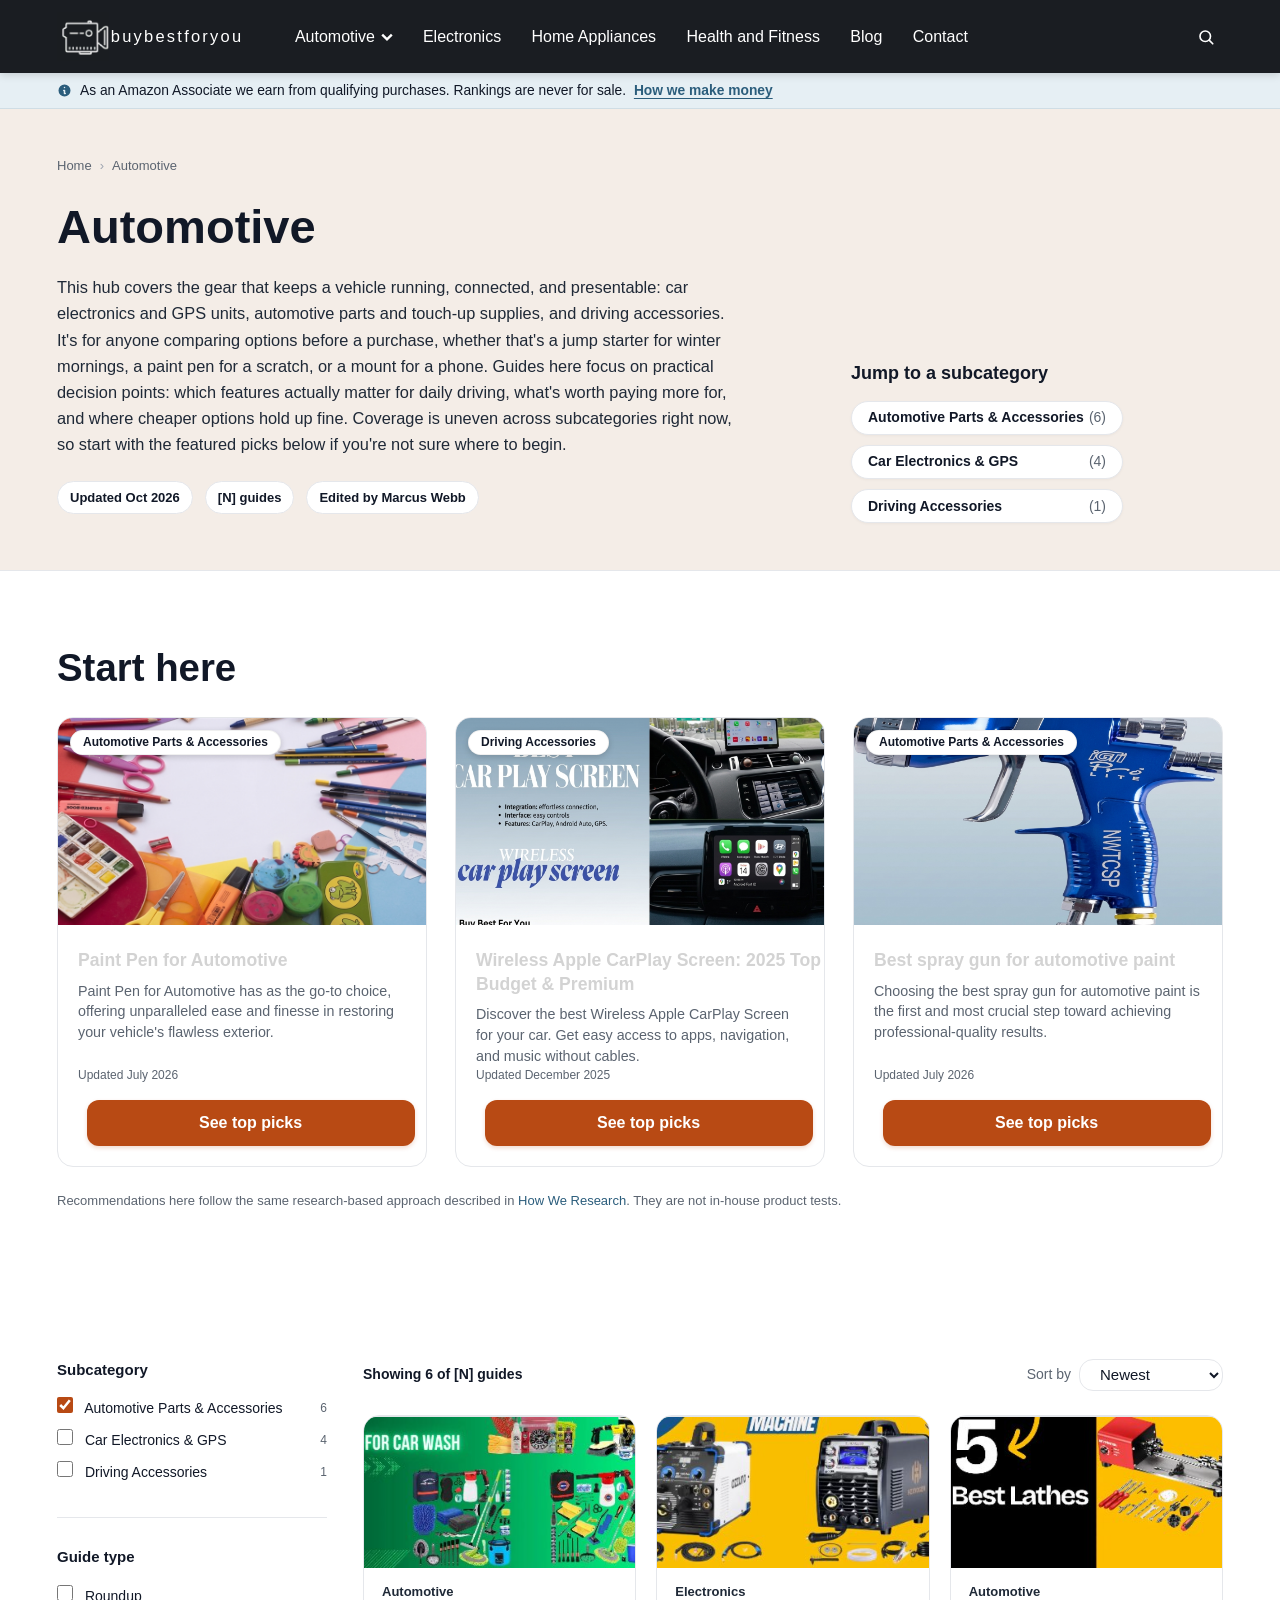
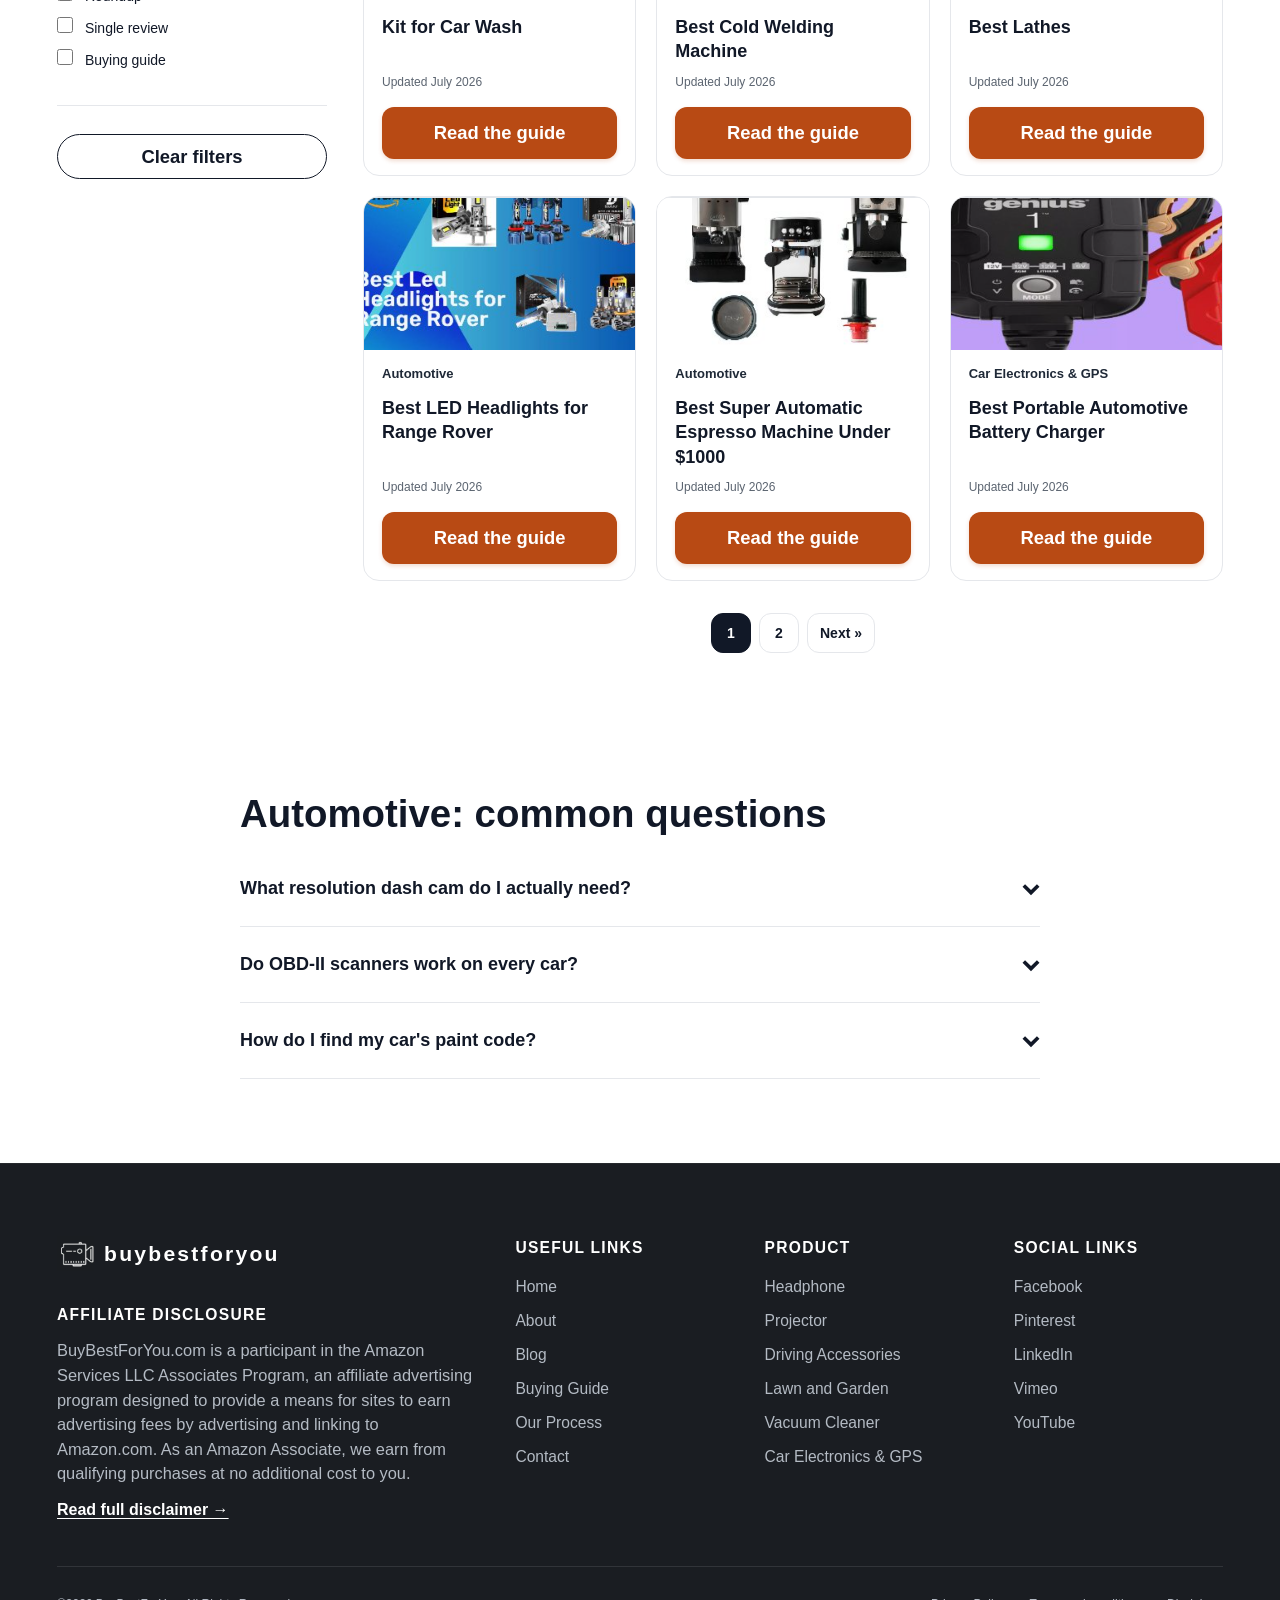
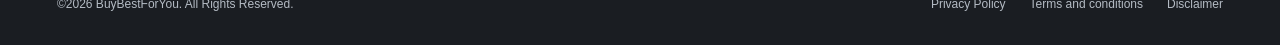
<file: category.html>
<!DOCTYPE html>
<html lang="en">
<head>
  <meta charset="UTF-8">
  <meta name="viewport" content="width=device-width, initial-scale=1.0">
  <title>Automotive Buying Guides & Reviews — BuyBestForYou</title>
  <meta name="description" content="Research-backed automotive buying guides covering car accessories, GPS navigation, paint repair pens, and driving essentials.">
  <link rel="stylesheet" href="css/variables.css">
  <link rel="stylesheet" href="css/layout.css">
  <link rel="stylesheet" href="css/components.css">
  <link rel="stylesheet" href="css/pages.css">
</head>
<body class="page-category">

  <!-- SHARED HEADER -->
  <header class="site-header">
    <div class="container header-inner">
      <a href="index.html" class="brand-logo" aria-label="BuyBestForYou Home">
        <img src="assets/images/logo.svg" alt="BuyBestForYou" class="brand-logo-icon" width="58" height="55">
        <span>buybestforyou</span>
      </a>

      <input type="checkbox" id="nav-toggle" class="menu-toggle-checkbox" aria-label="Toggle navigation menu">
      <label for="nav-toggle" class="menu-toggle-label" aria-label="Open menu">
        <span class="menu-toggle-bar"></span>
        <span class="menu-toggle-bar"></span>
        <span class="menu-toggle-bar"></span>
      </label>

      <nav class="main-nav" aria-label="Main Navigation">
        <ul class="nav-list">
          <li class="nav-item">
            <a href="category.html" class="nav-link" style="opacity: 1; font-weight: 700;">
              Automotive
              <svg class="chevron" viewBox="0 0 10 6" fill="none" stroke="currentColor" stroke-width="2"><path d="M1 1L5 5L9 1"/></svg>
            </a>
            <div class="dropdown-menu">
              <a href="category.html" class="dropdown-link">Automotive Parts & Accessories</a>
              <a href="category.html" class="dropdown-link">Car Electronics & GPS</a>
              <a href="category.html" class="dropdown-link">Driving Accessories</a>
              <a href="review-roundup.html" class="dropdown-link">Best Robot Lawn Mowers</a>
            </div>
          </li>
          <li class="nav-item"><a href="category.html" class="nav-link">Electronics</a></li>
          <li class="nav-item"><a href="category.html" class="nav-link">Home Appliances</a></li>
          <li class="nav-item"><a href="category.html" class="nav-link">Health and Fitness</a></li>
          <li class="nav-item"><a href="blog.html" class="nav-link">Blog</a></li>
          <li class="nav-item"><a href="contact.html" class="nav-link">Contact</a></li>
        </ul>
      </nav>

      <div class="header-actions">
        <a href="404.html" class="search-trigger-btn" aria-label="Search">
          <svg viewBox="0 0 24 24" fill="none" stroke="currentColor" stroke-width="2.2" stroke-linecap="round">
            <circle cx="11" cy="11" r="7"></circle>
            <line x1="21" y1="21" x2="16.5" y2="16.5"></line>
          </svg>
        </a>
      </div>
    </div>
  </header>

  <!-- DISCLOSURE BAR -->
  <aside class="disclosure-bar" aria-label="Affiliate disclosure banner">
    <div class="container disclosure-inner">
      <svg class="disclosure-icon" viewBox="0 0 20 20" fill="currentColor">
        <path fill-rule="evenodd" d="M18 10a8 8 0 11-16 0 8 8 0 0116 0zm-7-4a1 1 0 11-2 0 1 1 0 012 0zM9 9a1 1 0 000 2v3a1 1 0 001 1h1a1 1 0 100-2v-3a1 1 0 00-1-1H9z" clip-rule="evenodd"/>
      </svg>
      <span class="disclosure-text">
        As an Amazon Associate we earn from qualifying purchases. Rankings are never for sale.
        <a href="disclosure.html" class="disclosure-link">How we make money</a>
      </span>
    </div>
  </aside>

  <main id="main-content">

    <!-- CATEGORY HEADER BAND -->
    <section class="category-header-band" style="padding: 2.9375rem 0;">
      <div class="container">
        <nav class="breadcrumbs" aria-label="Breadcrumb">
          <a href="index.html">Home</a>
          <span class="separator">›</span>
          <span>Automotive</span>
        </nav>

        <div class="category-header-grid">
          <div>
            <h1 style="font-size: clamp(2.1rem, 4.2vw, 2.94rem); font-weight: 800; color: var(--color-ink); margin-bottom: 0.75rem;">
              Automotive
            </h1>
            <p class="category-lead" style="font-size: 1.023rem; font-weight: 400; color: var(--color-body);">
              This hub covers the gear that keeps a vehicle running, connected, and presentable: car electronics and GPS units, automotive parts and touch-up supplies, and driving accessories. It's for anyone comparing options before a purchase, whether that's a jump starter for winter mornings, a paint pen for a scratch, or a mount for a phone. Guides here focus on practical decision points: which features actually matter for daily driving, what's worth paying more for, and where cheaper options hold up fine. Coverage is uneven across subcategories right now, so start with the featured picks below if you're not sure where to begin.
            </p>
            <div class="category-meta-chips">
              <span class="meta-chip">Updated Oct 2026</span>
              <span class="meta-chip">[N] guides</span>
              <span class="meta-chip">Edited by Marcus Webb</span>
            </div>
          </div>

          <!-- Quick Jump To Subcategory -->
          <div class="subcategory-jump-block" style="margin-top: 10.5rem; margin-left: -2rem; margin-right: 2rem;">
            <h3 class="subcategory-jump-title" style="font-weight: 700;">
              Jump to a subcategory
            </h3>
            <div class="subcategory-jump-list">
              <a href="#sub-parts" class="subcategory-jump-pill" style="width: 17rem; max-width: 100%; padding: 0.35rem 1rem;">
                <span>Automotive Parts & Accessories</span>
                <span class="pill-count">(6)</span>
              </a>
              <a href="#sub-electronics" class="subcategory-jump-pill" style="width: 17rem; max-width: 100%; padding: 0.35rem 1rem;">
                <span>Car Electronics & GPS</span>
                <span class="pill-count">(4)</span>
              </a>
              <a href="#sub-driving" class="subcategory-jump-pill" style="width: 17rem; max-width: 100%; padding: 0.35rem 1rem;">
                <span>Driving Accessories</span>
                <span class="pill-count">(1)</span>
              </a>
            </div>
          </div>
        </div>
      </div>
    </section>

    <!-- START HERE (3 FEATURED GUIDES) -->
    <section class="section">
      <div class="container">
        <h2 style="font-size: 2.4rem; font-weight: 800; color: var(--color-ink); margin-bottom: 1.5rem;">Start here</h2>

        <div class="guides-grid">
          <!-- Feature 1 -->
          <div class="winner-card">
            <div class="card-media-wrap">
              <span class="card-media-tag card-media-btn">Automotive Parts & Accessories</span>
              <img src="assets/images/cat-feat-paint-pen.png" alt="Paint Pen for Automotive" width="400" height="225" loading="lazy">
            </div>
            <div class="winner-content">
              <h3 class="winner-title"><a href="product-single.html">Paint Pen for Automotive</a></h3>
              <p class="winner-desc">Paint Pen for Automotive has as the go-to choice, offering unparalleled ease and finesse in restoring your vehicle's flawless exterior.</p>
              <div style="font-size: 0.75rem; color: var(--color-muted); margin-bottom: 1rem;">Updated July 2026</div>
              <a href="product-single.html" class="btn btn-primary btn-full">See top picks</a>
            </div>
          </div>

          <!-- Feature 2 -->
          <div class="winner-card">
            <div class="card-media-wrap">
              <span class="card-media-tag card-media-btn">Driving Accessories</span>
              <img src="assets/images/cat-feat-carplay.jpg" alt="Wireless Apple CarPlay Screen" width="400" height="225" loading="lazy">
            </div>
            <div class="winner-content">
              <h3 class="winner-title"><a href="review-roundup.html">Wireless Apple CarPlay Screen: 2025 Top Budget & Premium</a></h3>
              <p class="winner-desc">Discover the best Wireless Apple CarPlay Screen for your car. Get easy access to apps, navigation, and music without cables.</p>
              <div style="font-size: 0.75rem; color: var(--color-muted); margin-bottom: 1rem;">Updated December 2025</div>
              <a href="review-roundup.html" class="btn btn-primary btn-full">See top picks</a>
            </div>
          </div>

          <!-- Feature 3 -->
          <div class="winner-card">
            <div class="card-media-wrap">
              <span class="card-media-tag card-media-btn">Automotive Parts & Accessories</span>
              <img src="assets/images/cat-feat-spray-gun.jpg" alt="Best spray gun for automotive paint" width="400" height="225" loading="lazy">
            </div>
            <div class="winner-content">
              <h3 class="winner-title"><a href="review-roundup.html">Best spray gun for automotive paint</a></h3>
              <p class="winner-desc">Choosing the best spray gun for automotive paint is the first and most crucial step toward achieving professional-quality results.</p>
              <div style="font-size: 0.75rem; color: var(--color-muted); margin-bottom: 1rem;">Updated July 2026</div>
              <a href="review-roundup.html" class="btn btn-primary btn-full">See top picks</a>
            </div>
          </div>
        </div>

        <div style="font-size: 0.8125rem; color: var(--color-muted); margin-top: 1.5rem;">
          Recommendations here follow the same research-based approach described in <a href="about.html">How We Research</a>. They are not in-house product tests.
        </div>
      </div>
    </section>

    <!-- MAIN LISTING WITH FACETED FILTERS -->
    <section class="section section-bg-subtle">
      <div class="container">
        <div class="category-main-grid">
          <!-- Sidebar Filters -->
          <aside class="filter-sidebar" aria-label="Filters">
            <div class="filter-group">
              <div class="filter-group-title">Subcategory</div>
              <label class="filter-checkbox-item">
                <div>
                  <input type="checkbox" checked>
                  <span>Automotive Parts & Accessories</span>
                </div>
                <span class="filter-count">6</span>
              </label>
              <label class="filter-checkbox-item">
                <div>
                  <input type="checkbox">
                  <span>Car Electronics & GPS</span>
                </div>
                <span class="filter-count">4</span>
              </label>
              <label class="filter-checkbox-item">
                <div>
                  <input type="checkbox">
                  <span>Driving Accessories</span>
                </div>
                <span class="filter-count">1</span>
              </label>
            </div>

            <div class="filter-group">
              <div class="filter-group-title">Guide type</div>
              <label class="filter-checkbox-item">
                <div>
                  <input type="checkbox">
                  <span>Roundup</span>
                </div>
              </label>
              <label class="filter-checkbox-item">
                <div>
                  <input type="checkbox">
                  <span>Single review</span>
                </div>
              </label>
              <label class="filter-checkbox-item">
                <div>
                  <input type="checkbox">
                  <span>Buying guide</span>
                </div>
              </label>
            </div>

            <button type="button" class="btn btn-secondary btn-full filter-clear-btn">Clear filters</button>
          </aside>

          <!-- Listing Content -->
          <div>
            <div style="display: flex; justify-content: space-between; align-items: center; margin-bottom: 1.5rem;">
              <span style="font-size: 0.875rem; font-weight: 700; color: var(--color-ink);">Showing 6 of [N] guides</span>
              <div style="display: flex; align-items: center; gap: 0.5rem; font-size: 0.875rem;">
                <label for="sort-select" style="color: var(--color-muted);">Sort by</label>
                <select id="sort-select" class="form-select" style="width: auto; padding: 0.35rem 1rem;">
                  <option>Newest</option>
                  <option>Highest rated</option>
                  <option>Most popular</option>
                </select>
              </div>
            </div>

            <div class="guides-grid">
              <!-- Item 1 -->
              <article class="guide-card">
                <div class="card-media-wrap">
                  <img src="assets/images/cat-list-car-wash.png" alt="Kit for Car Wash" width="554" height="302" loading="lazy">
                </div>
                <div class="guide-body">
                  <div class="guide-category">Automotive</div>
                  <h3 class="guide-title"><a href="review-roundup.html">Kit for Car Wash</a></h3>
                  <div class="guide-meta">Updated July 2026</div>
                  <a href="review-roundup.html" class="btn btn-primary btn-full" style="margin-top: 1rem;">Read the guide</a>
                </div>
              </article>

              <!-- Item 2 -->
              <article class="guide-card">
                <div class="card-media-wrap">
                  <img src="assets/images/cat-list-cold-welding.png" alt="Best Cold Welding Machine" width="554" height="302" loading="lazy">
                </div>
                <div class="guide-body">
                  <div class="guide-category">Electronics</div>
                  <h3 class="guide-title"><a href="review-roundup.html">Best Cold Welding Machine</a></h3>
                  <div class="guide-meta">Updated July 2026</div>
                  <a href="review-roundup.html" class="btn btn-primary btn-full" style="margin-top: 1rem;">Read the guide</a>
                </div>
              </article>

              <!-- Item 3 -->
              <article class="guide-card">
                <div class="card-media-wrap">
                  <img src="assets/images/cat-list-lathes.png" alt="Best Lathes" width="554" height="302" loading="lazy">
                </div>
                <div class="guide-body">
                  <div class="guide-category">Automotive</div>
                  <h3 class="guide-title"><a href="review-roundup.html">Best Lathes</a></h3>
                  <div class="guide-meta">Updated July 2026</div>
                  <a href="review-roundup.html" class="btn btn-primary btn-full" style="margin-top: 1rem;">Read the guide</a>
                </div>
              </article>

              <!-- Item 4 -->
              <article class="guide-card">
                <div class="card-media-wrap">
                  <img src="assets/images/cat-list-headlights.png" alt="Best LED Headlights for Range Rover" width="554" height="302" loading="lazy">
                </div>
                <div class="guide-body">
                  <div class="guide-category">Automotive</div>
                  <h3 class="guide-title"><a href="review-roundup.html">Best LED Headlights for Range Rover</a></h3>
                  <div class="guide-meta">Updated July 2026</div>
                  <a href="review-roundup.html" class="btn btn-primary btn-full" style="margin-top: 1rem;">Read the guide</a>
                </div>
              </article>

              <!-- Item 5 -->
              <article class="guide-card">
                <div class="card-media-wrap">
                  <img src="assets/images/cat-list-espresso.png" alt="Best Super Automatic Espresso Machine Under $1000" width="554" height="302" loading="lazy">
                </div>
                <div class="guide-body">
                  <div class="guide-category">Automotive</div>
                  <h3 class="guide-title"><a href="review-roundup.html">Best Super Automatic Espresso Machine Under $1000</a></h3>
                  <div class="guide-meta">Updated July 2026</div>
                  <a href="review-roundup.html" class="btn btn-primary btn-full" style="margin-top: 1rem;">Read the guide</a>
                </div>
              </article>

              <!-- Item 6 -->
              <article class="guide-card">
                <div class="card-media-wrap">
                  <img src="assets/images/cat-list-battery-charger.png" alt="Best Portable Automotive Battery Charger" width="554" height="302" loading="lazy">
                </div>
                <div class="guide-body">
                  <div class="guide-category">Car Electronics & GPS</div>
                  <h3 class="guide-title"><a href="review-roundup.html">Best Portable Automotive Battery Charger</a></h3>
                  <div class="guide-meta">Updated July 2026</div>
                  <a href="review-roundup.html" class="btn btn-primary btn-full" style="margin-top: 1rem;">Read the guide</a>
                </div>
              </article>
            </div>

            <!-- Pagination -->
            <nav class="pagination-wrap" aria-label="Pagination">
              <a href="#" class="page-btn active" aria-current="page">1</a>
              <a href="#" class="page-btn">2</a>
              <a href="#" class="page-btn">Next »</a>
            </nav>
          </div>
        </div>
      </div>
    </section>

    <!-- CATEGORY FAQ -->
    <section class="section">
      <div class="container container-narrow">
        <h2 style="font-size: 2.4rem; font-weight: 800; color: var(--color-ink); text-align: left; margin-bottom: 2rem;">
          Automotive: common questions
        </h2>

        <div class="faq-list">
          <details class="faq-item">
            <summary>
              <span>What resolution dash cam do I actually need?</span>
              <svg class="faq-chevron" viewBox="0 0 10 6" fill="none" stroke="currentColor" stroke-width="2"><path d="M1 1L5 5L9 1"/></svg>
            </summary>
            <div class="faq-content">
              For most daily driving, 1440p (2K) at 30 or 60fps offers the optimal balance between clear license plate legibility and reasonable video file size without overheating issues in hot cabins.
            </div>
          </details>

          <details class="faq-item">
            <summary>
              <span>Do OBD-II scanners work on every car?</span>
              <svg class="faq-chevron" viewBox="0 0 10 6" fill="none" stroke="currentColor" stroke-width="2"><path d="M1 1L5 5L9 1"/></svg>
            </summary>
            <div class="faq-content">
              Virtually all consumer passenger cars and light trucks sold in the United States and Canada since 1996 (and Europe since 2001) are OBD-II compliant, though proprietary ABS and SRS airbag codes may require vehicle-specific scanner protocols.
            </div>
          </details>

          <details class="faq-item">
            <summary>
              <span>How do I find my car's paint code?</span>
              <svg class="faq-chevron" viewBox="0 0 10 6" fill="none" stroke="currentColor" stroke-width="2"><path d="M1 1L5 5L9 1"/></svg>
            </summary>
            <div class="faq-content">
              Your exact paint code is typically printed on the VIN driver's door jamb sticker, under the hood firewall, or in the glovebox manual. Never purchase a paint touch-up pen by color name alone.
            </div>
          </details>
        </div>
      </div>
    </section>

  </main>

  <!-- ==================== GLOBAL FOOTER ==================== -->
  <footer class="site-footer">
    <!-- Desktop Footer -->
    <div class="container footer-top desktop-only">
      <!-- Col 1: Brand & Disclosure -->
      <div class="footer-brand">
        <a href="index.html" class="brand-logo" aria-label="BuyBestForYou Home">
          <img src="assets/images/logo.svg" alt="BuyBestForYou" class="brand-logo-icon" width="58" height="55">
          <span>buybestforyou</span>
        </a>
        <h4 class="footer-heading" style="margin-top: 1rem;">AFFILIATE DISCLOSURE</h4>
        <p class="footer-disclosure-text">
          BuyBestForYou.com is a participant in the Amazon Services LLC Associates Program, an affiliate advertising program designed to provide a means for sites to earn advertising fees by advertising and linking to Amazon.com. As an Amazon Associate, we earn from qualifying purchases at no additional cost to you.
        </p>
        <a href="disclosure.html" class="footer-disclaimer-link">Read full disclaimer →</a>
      </div>

      <!-- Col 2: Useful Links -->
      <div class="footer-col">
        <h4 class="footer-heading">USEFUL LINKS</h4>
        <ul class="footer-nav-list">
          <li><a href="index.html" class="footer-nav-link">Home</a></li>
          <li><a href="about.html" class="footer-nav-link">About</a></li>
          <li><a href="blog.html" class="footer-nav-link">Blog</a></li>
          <li><a href="category.html" class="footer-nav-link">Buying Guide</a></li>
          <li><a href="about.html" class="footer-nav-link">Our Process</a></li>
          <li><a href="contact.html" class="footer-nav-link">Contact</a></li>
        </ul>
      </div>

      <!-- Col 3: Product Categories -->
      <div class="footer-col">
        <h4 class="footer-heading">PRODUCT</h4>
        <ul class="footer-nav-list">
          <li><a href="category.html" class="footer-nav-link">Headphone</a></li>
          <li><a href="category.html" class="footer-nav-link">Projector</a></li>
          <li><a href="category.html" class="footer-nav-link">Driving Accessories</a></li>
          <li><a href="category.html" class="footer-nav-link">Lawn and Garden</a></li>
          <li><a href="category.html" class="footer-nav-link">Vacuum Cleaner</a></li>
          <li><a href="category.html" class="footer-nav-link">Car Electronics & GPS</a></li>
        </ul>
      </div>

      <!-- Col 4: Social Links -->
      <div class="footer-col">
        <h4 class="footer-heading">SOCIAL LINKS</h4>
        <ul class="footer-nav-list">
          <li><a href="https://facebook.com" class="footer-nav-link" target="_blank" rel="noopener">Facebook</a></li>
          <li><a href="https://pinterest.com" class="footer-nav-link" target="_blank" rel="noopener">Pinterest</a></li>
          <li><a href="https://linkedin.com" class="footer-nav-link" target="_blank" rel="noopener">LinkedIn</a></li>
          <li><a href="https://vimeo.com" class="footer-nav-link" target="_blank" rel="noopener">Vimeo</a></li>
          <li><a href="https://youtube.com" class="footer-nav-link" target="_blank" rel="noopener">YouTube</a></li>
        </ul>
      </div>
    </div>

    <!-- Bottom Copyright & Legal Links -->
    <div class="container footer-bottom desktop-only">
      <div>©2026 BuyBestForYou. All Rights Reserved.</div>
      <div class="footer-legal-links">
        <a href="disclosure.html" class="footer-legal-link">Privacy Policy</a>
        <a href="disclosure.html" class="footer-legal-link">Terms and conditions</a>
        <a href="disclosure.html" class="footer-legal-link">Disclaimer</a>
      </div>
    </div>

    <!-- Mobile Footer (strictly matched with 11 · Mobile homepage.png) -->
    <div class="container footer-mobile mobile-only">
      <a href="index.html" class="brand-logo" aria-label="BuyBestForYou Home">
        <img src="assets/images/logo.svg" alt="BuyBestForYou" class="brand-logo-icon" width="58" height="55">
        <span>buybestforyou</span>
      </a>

      <p class="footer-mobile-disclosure">
        As an Amazon Associate, we earn from qualifying purchases at no additional cost to you.
      </p>

      <div class="footer-mobile-links">
        <a href="about.html">About</a>
        <a href="blog.html">Blog</a>
        <a href="contact.html">Contact</a>
        <a href="disclosure.html">Disclosure</a>
        <a href="disclosure.html">Privacy</a>
        <a href="disclosure.html">Terms</a>
      </div>

      <div class="footer-mobile-copy">
        ©2026 BuyBestForYou. All Rights Reserved.
      </div>
    </div>
  </footer>

</body>
</html>
</file>
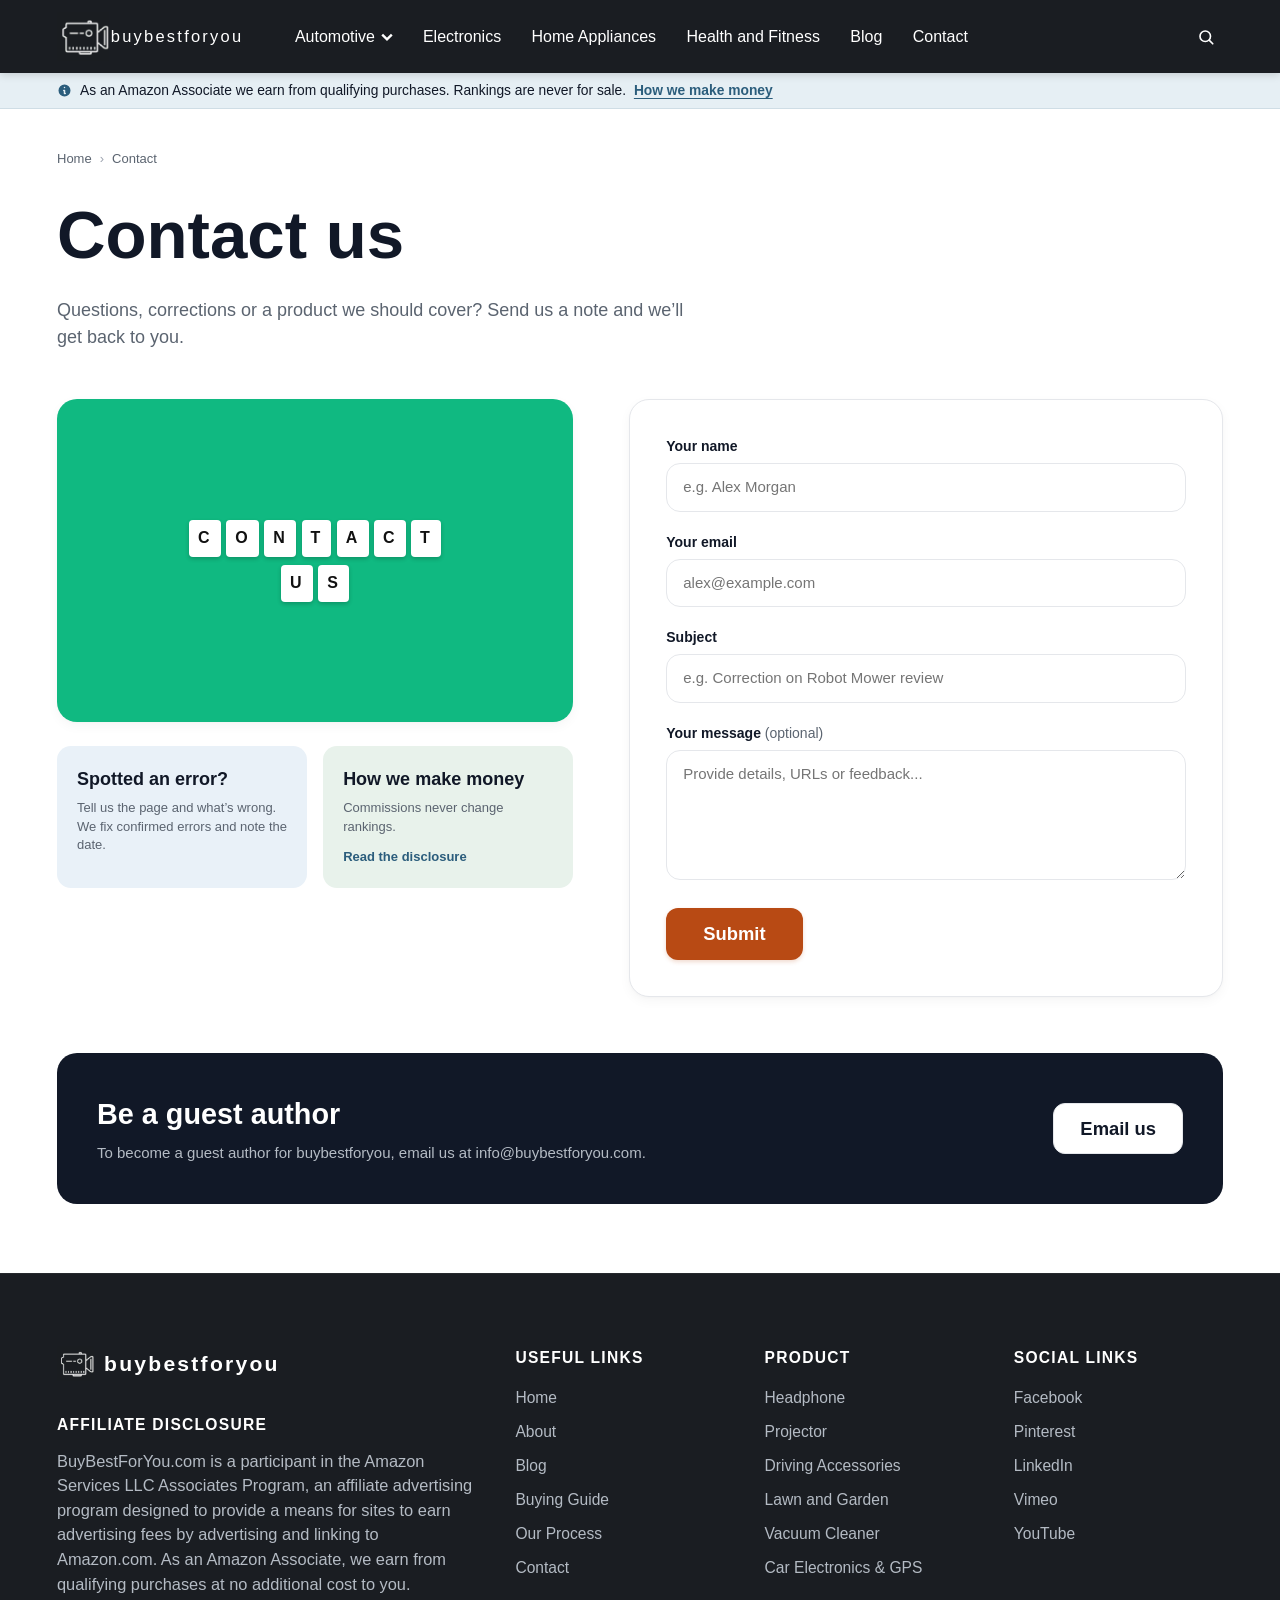
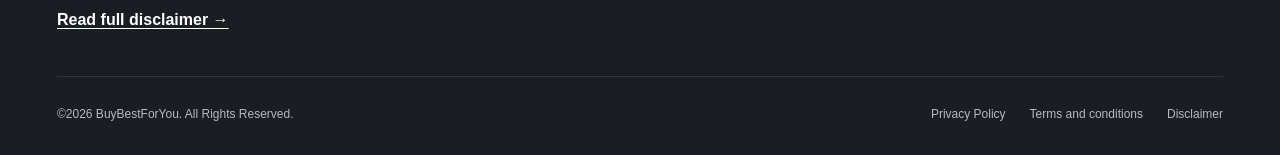
<file: contact.html>
<!DOCTYPE html>
<html lang="en">
<head>
  <meta charset="UTF-8">
  <meta name="viewport" content="width=device-width, initial-scale=1.0">
  <title>Contact Us — BuyBestForYou</title>
  <meta name="description" content="Get in touch with BuyBestForYou editors for feedback, error corrections, product reviews or guest authorship inquiries.">
  <link rel="stylesheet" href="css/variables.css">
  <link rel="stylesheet" href="css/layout.css">
  <link rel="stylesheet" href="css/components.css">
  <link rel="stylesheet" href="css/pages.css">
</head>
<body>

  <!-- SHARED HEADER -->
  <header class="site-header">
    <div class="container header-inner">
      <a href="index.html" class="brand-logo" aria-label="BuyBestForYou Home">
        <img src="assets/images/logo.svg" alt="BuyBestForYou" class="brand-logo-icon" width="58" height="55">
        <span>buybestforyou</span>
      </a>

      <input type="checkbox" id="nav-toggle" class="menu-toggle-checkbox" aria-label="Toggle navigation menu">
      <label for="nav-toggle" class="menu-toggle-label" aria-label="Open menu">
        <span class="menu-toggle-bar"></span>
        <span class="menu-toggle-bar"></span>
        <span class="menu-toggle-bar"></span>
      </label>

      <nav class="main-nav" aria-label="Main Navigation">
        <ul class="nav-list">
          <li class="nav-item">
            <a href="category.html" class="nav-link">
              Automotive
              <svg class="chevron" viewBox="0 0 10 6" fill="none" stroke="currentColor" stroke-width="2"><path d="M1 1L5 5L9 1"/></svg>
            </a>
            <div class="dropdown-menu">
              <a href="category.html" class="dropdown-link">Automotive Parts & Accessories</a>
              <a href="category.html" class="dropdown-link">Car Electronics & GPS</a>
              <a href="category.html" class="dropdown-link">Driving Accessories</a>
            </div>
          </li>
          <li class="nav-item"><a href="category.html" class="nav-link">Electronics</a></li>
          <li class="nav-item"><a href="category.html" class="nav-link">Home Appliances</a></li>
          <li class="nav-item"><a href="category.html" class="nav-link">Health and Fitness</a></li>
          <li class="nav-item"><a href="blog.html" class="nav-link">Blog</a></li>
          <li class="nav-item"><a href="contact.html" class="nav-link" style="opacity: 1; font-weight: 700;">Contact</a></li>
        </ul>
      </nav>

      <div class="header-actions">
        <a href="404.html" class="search-trigger-btn" aria-label="Search">
          <svg viewBox="0 0 24 24" fill="none" stroke="currentColor" stroke-width="2.2" stroke-linecap="round">
            <circle cx="11" cy="11" r="7"></circle>
            <line x1="21" y1="21" x2="16.5" y2="16.5"></line>
          </svg>
        </a>
      </div>
    </div>
  </header>

  <!-- DISCLOSURE BAR -->
  <aside class="disclosure-bar" aria-label="Affiliate disclosure banner">
    <div class="container disclosure-inner">
      <svg class="disclosure-icon" viewBox="0 0 20 20" fill="currentColor">
        <path fill-rule="evenodd" d="M18 10a8 8 0 11-16 0 8 8 0 0116 0zm-7-4a1 1 0 11-2 0 1 1 0 012 0zM9 9a1 1 0 000 2v3a1 1 0 001 1h1a1 1 0 100-2v-3a1 1 0 00-1-1H9z" clip-rule="evenodd"/>
      </svg>
      <span class="disclosure-text">
        As an Amazon Associate we earn from qualifying purchases. Rankings are never for sale.
        <a href="disclosure.html" class="disclosure-link">How we make money</a>
      </span>
    </div>
  </aside>

  <main id="main-content">
    <div class="container" style="padding-top: 2.5rem; padding-bottom: 4.3125rem;">
      <nav class="breadcrumbs" aria-label="Breadcrumb">
        <a href="index.html">Home</a>
        <span class="separator">›</span>
        <span>Contact</span>
      </nav>

      <h1 style="font-size: clamp(3rem, 6vw, 4.2rem); font-weight: 800; color: var(--color-ink); margin-bottom: 0.75rem;">
        Contact us
      </h1>
      <p style="font-size: 1.125rem; color: var(--color-muted); max-width: 650px; margin-bottom: 3rem;">
        Questions, corrections or a product we should cover? Send us a note and we’ll get back to you.
      </p>

      <div class="contact-grid">
        <!-- Left Side: Graphic + Helper Cards -->
        <div>
          <div style="background-color: #10B981; border-radius: var(--radius-lg); aspect-ratio: 16 / 10; display: flex; align-items: center; justify-content: center; overflow: hidden; margin-bottom: 1.5rem; box-shadow: var(--shadow-card); padding: 1rem;">
            <div style="text-align: center; color: #FFFFFF; font-weight: 800; letter-spacing: 0.15em;">
              <div style="display: flex; gap: 0.35rem; justify-content: center; flex-wrap: wrap; margin-bottom: 0.5rem;">
                <span style="background: #FFF; color: #111; padding: 0.4rem 0.55rem; border-radius: 4px; box-shadow: 0 2px 4px rgba(0,0,0,0.2);">C</span>
                <span style="background: #FFF; color: #111; padding: 0.4rem 0.55rem; border-radius: 4px; box-shadow: 0 2px 4px rgba(0,0,0,0.2);">O</span>
                <span style="background: #FFF; color: #111; padding: 0.4rem 0.55rem; border-radius: 4px; box-shadow: 0 2px 4px rgba(0,0,0,0.2);">N</span>
                <span style="background: #FFF; color: #111; padding: 0.4rem 0.55rem; border-radius: 4px; box-shadow: 0 2px 4px rgba(0,0,0,0.2);">T</span>
                <span style="background: #FFF; color: #111; padding: 0.4rem 0.55rem; border-radius: 4px; box-shadow: 0 2px 4px rgba(0,0,0,0.2);">A</span>
                <span style="background: #FFF; color: #111; padding: 0.4rem 0.55rem; border-radius: 4px; box-shadow: 0 2px 4px rgba(0,0,0,0.2);">C</span>
                <span style="background: #FFF; color: #111; padding: 0.4rem 0.55rem; border-radius: 4px; box-shadow: 0 2px 4px rgba(0,0,0,0.2);">T</span>
              </div>
              <div style="display: flex; gap: 0.35rem; justify-content: center;">
                <span style="background: #FFF; color: #111; padding: 0.4rem 0.55rem; border-radius: 4px; box-shadow: 0 2px 4px rgba(0,0,0,0.2);">U</span>
                <span style="background: #FFF; color: #111; padding: 0.4rem 0.55rem; border-radius: 4px; box-shadow: 0 2px 4px rgba(0,0,0,0.2);">S</span>
              </div>
            </div>
          </div>

          <div class="contact-sub-cards-grid">
            <div style="background-color: var(--cat-electronics-bg); border-radius: var(--radius-sm); padding: 1.25rem;">
              <h3 style="font-size: 1.125rem; font-weight: 800; color: var(--color-ink); margin-bottom: 0.35rem;">Spotted an error?</h3>
              <p style="font-size: 0.8125rem; color: var(--color-muted); line-height: 1.45;">
                Tell us the page and what’s wrong. We fix confirmed errors and note the date.
              </p>
            </div>
            <div style="background-color: var(--cat-home-bg); border-radius: var(--radius-sm); padding: 1.25rem;">
              <h3 style="font-size: 1.125rem; font-weight: 800; color: var(--color-ink); margin-bottom: 0.35rem;">How we make money</h3>
              <p style="font-size: 0.8125rem; color: var(--color-muted); line-height: 1.45; margin-bottom: 0.5rem;">
                Commissions never change rankings.
              </p>
              <a href="disclosure.html" style="font-size: 0.8125rem; font-weight: 700; color: var(--color-trust);">Read the disclosure</a>
            </div>
          </div>
        </div>

        <!-- Right Side: Contact Form -->
        <div class="contact-card-box">
          <form action="#" method="post">
            <div class="form-group">
              <label for="name" class="form-label">Your name</label>
              <input type="text" id="name" name="name" class="form-input" required placeholder="e.g. Alex Morgan">
            </div>

            <div class="form-group">
              <label for="email" class="form-label">Your email</label>
              <input type="email" id="email" name="email" class="form-input" required placeholder="alex@example.com">
            </div>

            <div class="form-group">
              <label for="subject" class="form-label">Subject</label>
              <input type="text" id="subject" name="subject" class="form-input" required placeholder="e.g. Correction on Robot Mower review">
            </div>

            <div class="form-group">
              <label for="message" class="form-label">Your message <span style="font-weight: normal; color: var(--color-muted);">(optional)</span></label>
              <textarea id="message" name="message" class="form-textarea" placeholder="Provide details, URLs or feedback..."></textarea>
            </div>

            <button type="submit" class="btn btn-primary" style="padding: 0.8125rem 2.25rem; margin-top: 0.5rem;">Submit</button>
          </form>
        </div>
      </div>

      <!-- Guest Author Banner -->
      <section class="guest-author-banner">
        <div>
          <h3>Be a guest author</h3>
          <p>To become a guest author for buybestforyou, email us at info@buybestforyou.com.</p>
        </div>
        <a href="mailto:info@buybestforyou.com" class="btn btn-white" style="white-space: nowrap;">Email us</a>
      </section>
    </div>
  </main>

  <!-- ==================== GLOBAL FOOTER ==================== -->
  <footer class="site-footer">
    <!-- Desktop Footer -->
    <div class="container footer-top desktop-only">
      <!-- Col 1: Brand & Disclosure -->
      <div class="footer-brand">
        <a href="index.html" class="brand-logo" aria-label="BuyBestForYou Home">
          <img src="assets/images/logo.svg" alt="BuyBestForYou" class="brand-logo-icon" width="58" height="55">
          <span>buybestforyou</span>
        </a>
        <h4 class="footer-heading" style="margin-top: 1rem;">AFFILIATE DISCLOSURE</h4>
        <p class="footer-disclosure-text">
          BuyBestForYou.com is a participant in the Amazon Services LLC Associates Program, an affiliate advertising program designed to provide a means for sites to earn advertising fees by advertising and linking to Amazon.com. As an Amazon Associate, we earn from qualifying purchases at no additional cost to you.
        </p>
        <a href="disclosure.html" class="footer-disclaimer-link">Read full disclaimer →</a>
      </div>

      <!-- Col 2: Useful Links -->
      <div class="footer-col">
        <h4 class="footer-heading">USEFUL LINKS</h4>
        <ul class="footer-nav-list">
          <li><a href="index.html" class="footer-nav-link">Home</a></li>
          <li><a href="about.html" class="footer-nav-link">About</a></li>
          <li><a href="blog.html" class="footer-nav-link">Blog</a></li>
          <li><a href="category.html" class="footer-nav-link">Buying Guide</a></li>
          <li><a href="about.html" class="footer-nav-link">Our Process</a></li>
          <li><a href="contact.html" class="footer-nav-link">Contact</a></li>
        </ul>
      </div>

      <!-- Col 3: Product Categories -->
      <div class="footer-col">
        <h4 class="footer-heading">PRODUCT</h4>
        <ul class="footer-nav-list">
          <li><a href="category.html" class="footer-nav-link">Headphone</a></li>
          <li><a href="category.html" class="footer-nav-link">Projector</a></li>
          <li><a href="category.html" class="footer-nav-link">Driving Accessories</a></li>
          <li><a href="category.html" class="footer-nav-link">Lawn and Garden</a></li>
          <li><a href="category.html" class="footer-nav-link">Vacuum Cleaner</a></li>
          <li><a href="category.html" class="footer-nav-link">Car Electronics & GPS</a></li>
        </ul>
      </div>

      <!-- Col 4: Social Links -->
      <div class="footer-col">
        <h4 class="footer-heading">SOCIAL LINKS</h4>
        <ul class="footer-nav-list">
          <li><a href="https://facebook.com" class="footer-nav-link" target="_blank" rel="noopener">Facebook</a></li>
          <li><a href="https://pinterest.com" class="footer-nav-link" target="_blank" rel="noopener">Pinterest</a></li>
          <li><a href="https://linkedin.com" class="footer-nav-link" target="_blank" rel="noopener">LinkedIn</a></li>
          <li><a href="https://vimeo.com" class="footer-nav-link" target="_blank" rel="noopener">Vimeo</a></li>
          <li><a href="https://youtube.com" class="footer-nav-link" target="_blank" rel="noopener">YouTube</a></li>
        </ul>
      </div>
    </div>

    <!-- Bottom Copyright & Legal Links -->
    <div class="container footer-bottom desktop-only">
      <div>©2026 BuyBestForYou. All Rights Reserved.</div>
      <div class="footer-legal-links">
        <a href="disclosure.html" class="footer-legal-link">Privacy Policy</a>
        <a href="disclosure.html" class="footer-legal-link">Terms and conditions</a>
        <a href="disclosure.html" class="footer-legal-link">Disclaimer</a>
      </div>
    </div>

    <!-- Mobile Footer (strictly matched with 11 · Mobile homepage.png) -->
    <div class="container footer-mobile mobile-only">
      <a href="index.html" class="brand-logo" aria-label="BuyBestForYou Home">
        <img src="assets/images/logo.svg" alt="BuyBestForYou" class="brand-logo-icon" width="58" height="55">
        <span>buybestforyou</span>
      </a>

      <p class="footer-mobile-disclosure">
        As an Amazon Associate, we earn from qualifying purchases at no additional cost to you.
      </p>

      <div class="footer-mobile-links">
        <a href="about.html">About</a>
        <a href="blog.html">Blog</a>
        <a href="contact.html">Contact</a>
        <a href="disclosure.html">Disclosure</a>
        <a href="disclosure.html">Privacy</a>
        <a href="disclosure.html">Terms</a>
      </div>

      <div class="footer-mobile-copy">
        ©2026 BuyBestForYou. All Rights Reserved.
      </div>
    </div>
  </footer>

</body>
</html>
</file>
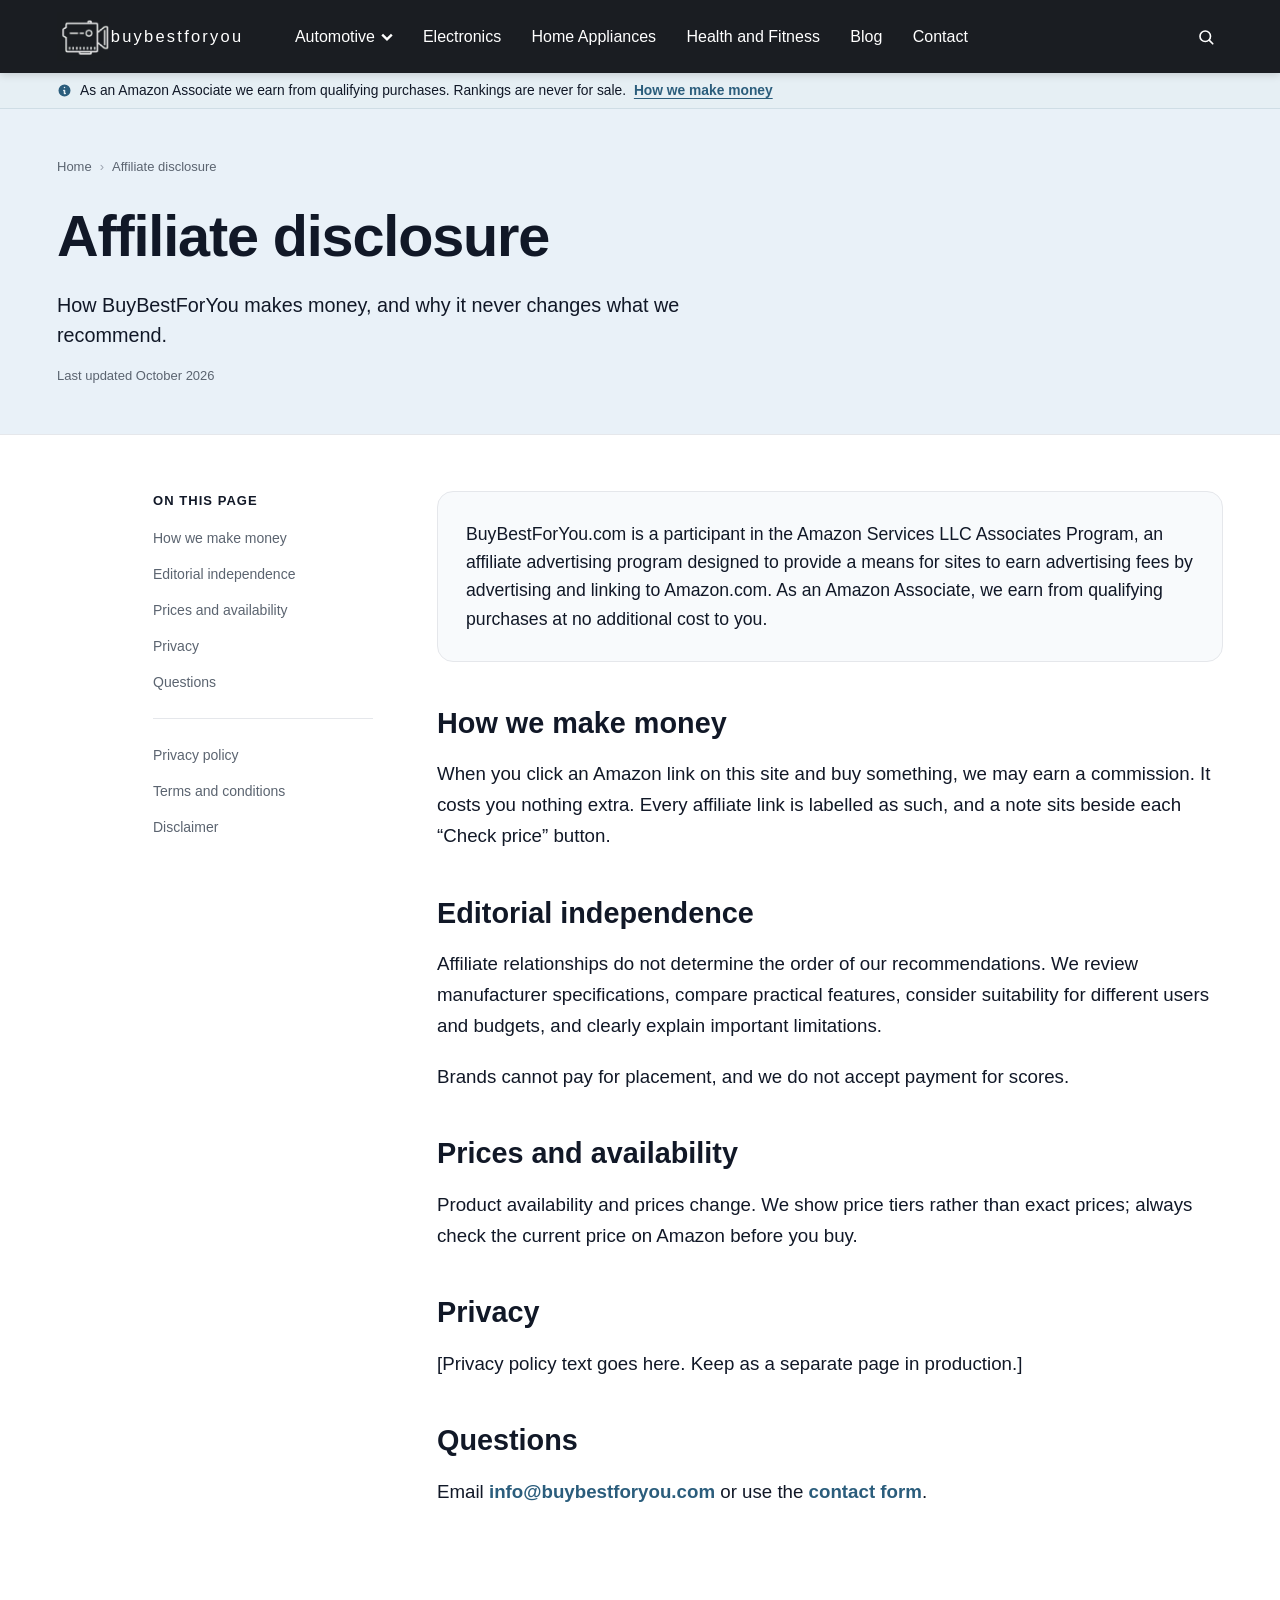
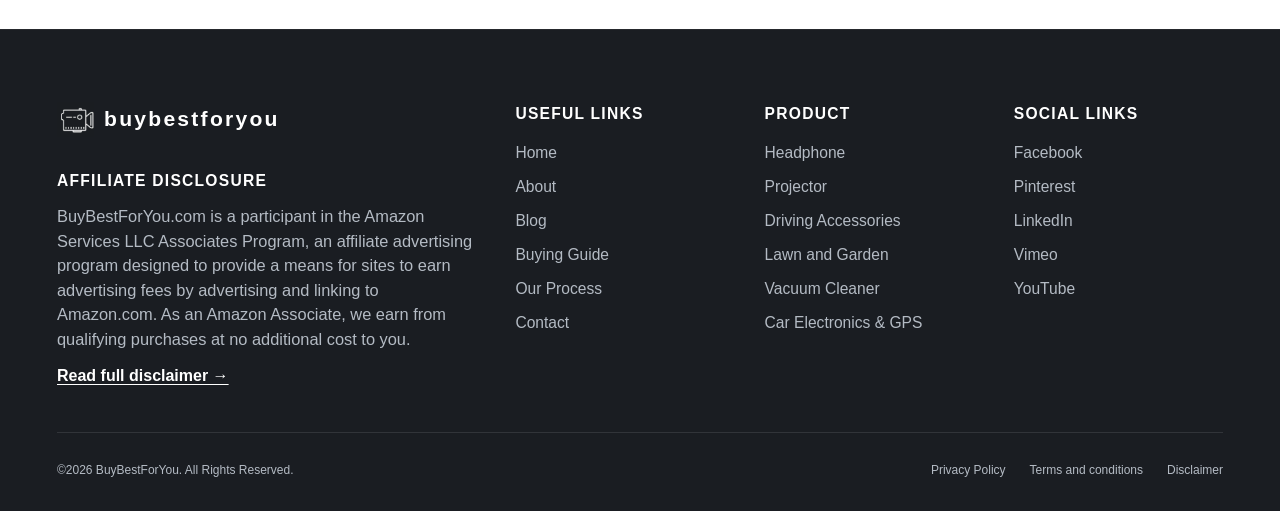
<file: disclosure.html>
<!DOCTYPE html>
<html lang="en">
<head>
  <meta charset="UTF-8">
  <meta name="viewport" content="width=device-width, initial-scale=1.0">
  <title>Affiliate Disclosure & Legal Policy — BuyBestForYou</title>
  <meta name="description" content="How BuyBestForYou makes money, and why it never changes what we recommend. Full affiliate disclosure and editorial independence statement.">
  <link rel="stylesheet" href="css/variables.css">
  <link rel="stylesheet" href="css/layout.css">
  <link rel="stylesheet" href="css/components.css">
  <link rel="stylesheet" href="css/pages.css">
</head>
<body class="page-disclosure">

  <!-- SHARED HEADER -->
  <header class="site-header">
    <div class="container header-inner">
      <a href="index.html" class="brand-logo" aria-label="BuyBestForYou Home">
        <img src="assets/images/logo.svg" alt="BuyBestForYou" class="brand-logo-icon" width="58" height="55">
        <span>buybestforyou</span>
      </a>

      <input type="checkbox" id="nav-toggle" class="menu-toggle-checkbox" aria-label="Toggle navigation menu">
      <label for="nav-toggle" class="menu-toggle-label" aria-label="Open menu">
        <span class="menu-toggle-bar"></span>
        <span class="menu-toggle-bar"></span>
        <span class="menu-toggle-bar"></span>
      </label>

      <nav class="main-nav" aria-label="Main Navigation">
        <ul class="nav-list">
          <li class="nav-item">
            <a href="category.html" class="nav-link">
              Automotive
              <svg class="chevron" viewBox="0 0 10 6" fill="none" stroke="currentColor" stroke-width="2"><path d="M1 1L5 5L9 1"/></svg>
            </a>
            <div class="dropdown-menu">
              <a href="category.html" class="dropdown-link">Automotive Parts & Accessories</a>
              <a href="category.html" class="dropdown-link">Car Electronics & GPS</a>
              <a href="category.html" class="dropdown-link">Driving Accessories</a>
            </div>
          </li>
          <li class="nav-item"><a href="category.html" class="nav-link">Electronics</a></li>
          <li class="nav-item"><a href="category.html" class="nav-link">Home Appliances</a></li>
          <li class="nav-item"><a href="category.html" class="nav-link">Health and Fitness</a></li>
          <li class="nav-item"><a href="blog.html" class="nav-link">Blog</a></li>
          <li class="nav-item"><a href="contact.html" class="nav-link">Contact</a></li>
        </ul>
      </nav>

      <div class="header-actions">
        <a href="404.html" class="search-trigger-btn" aria-label="Search">
          <svg viewBox="0 0 24 24" fill="none" stroke="currentColor" stroke-width="2.2" stroke-linecap="round">
            <circle cx="11" cy="11" r="7"></circle>
            <line x1="21" y1="21" x2="16.5" y2="16.5"></line>
          </svg>
        </a>
      </div>
    </div>
  </header>

  <!-- DISCLOSURE BAR -->
  <aside class="disclosure-bar" aria-label="Affiliate disclosure banner">
    <div class="container disclosure-inner">
      <svg class="disclosure-icon" viewBox="0 0 20 20" fill="currentColor">
        <path fill-rule="evenodd" d="M18 10a8 8 0 11-16 0 8 8 0 0116 0zm-7-4a1 1 0 11-2 0 1 1 0 012 0zM9 9a1 1 0 000 2v3a1 1 0 001 1h1a1 1 0 100-2v-3a1 1 0 00-1-1H9z" clip-rule="evenodd"/>
      </svg>
      <span class="disclosure-text">
        As an Amazon Associate we earn from qualifying purchases. Rankings are never for sale.
        <a href="disclosure.html" class="disclosure-link">How we make money</a>
      </span>
    </div>
  </aside>

  <main id="main-content">
    <!-- HERO SECTION -->
    <section class="legal-hero">
      <div class="container">
        <nav class="breadcrumbs" aria-label="Breadcrumb">
          <a href="index.html">Home</a>
          <span class="separator">›</span>
          <span>Affiliate disclosure</span>
        </nav>

        <h1 class="legal-title">Affiliate disclosure</h1>
        <p class="legal-lead">
          How BuyBestForYou makes money, and why it never changes what we recommend.
        </p>
        <div class="legal-date">Last updated October 2026</div>
      </div>
    </section>

    <!-- CONTENT 2-COLUMN GRID -->
    <div class="container">
      <div class="legal-grid">
        <!-- SIDEBAR TOC -->
        <aside class="legal-sidebar" aria-label="Legal Page Navigation">
          <div class="legal-toc-title">ON THIS PAGE</div>
          <ul class="legal-toc-list">
            <li><a href="#how-we-make-money">How we make money</a></li>
            <li><a href="#editorial-independence">Editorial independence</a></li>
            <li><a href="#prices-and-availability">Prices and availability</a></li>
            <li><a href="#privacy">Privacy</a></li>
            <li><a href="#questions">Questions</a></li>
          </ul>

          <div class="legal-divider"></div>

          <ul class="legal-toc-list">
            <li><a href="#privacy">Privacy policy</a></li>
            <li><a href="#terms">Terms and conditions</a></li>
            <li><a href="#disclaimer">Disclaimer</a></li>
          </ul>
        </aside>

        <!-- MAIN LEGAL CONTENT -->
        <article class="legal-content">
          <!-- TOP CALLOUT -->
          <div class="legal-callout">
            BuyBestForYou.com is a participant in the Amazon Services LLC Associates Program, an affiliate advertising program designed to provide a means for sites to earn advertising fees by advertising and linking to Amazon.com. As an Amazon Associate, we earn from qualifying purchases at no additional cost to you.
          </div>

          <!-- SECTION 1 -->
          <h2 id="how-we-make-money">How we make money</h2>
          <p>
            When you click an Amazon link on this site and buy something, we may earn a commission. It costs you nothing extra. Every affiliate link is labelled as such, and a note sits beside each “Check price” button.
          </p>

          <!-- SECTION 2 -->
          <h2 id="editorial-independence">Editorial independence</h2>
          <p>
            Affiliate relationships do not determine the order of our recommendations. We review manufacturer specifications, compare practical features, consider suitability for different users and budgets, and clearly explain important limitations.
          </p>
          <p>
            Brands cannot pay for placement, and we do not accept payment for scores.
          </p>

          <!-- SECTION 3 -->
          <h2 id="prices-and-availability">Prices and availability</h2>
          <p>
            Product availability and prices change. We show price tiers rather than exact prices; always check the current price on Amazon before you buy.
          </p>

          <!-- SECTION 4 -->
          <h2 id="privacy">Privacy</h2>
          <p>[Privacy policy text goes here. Keep as a separate page in production.]</p>

          <!-- SECTION 5 -->
          <h2 id="questions">Questions</h2>
          <p>
            Email <a href="mailto:info@buybestforyou.com" style="color: var(--color-trust); font-weight: 700;">info@buybestforyou.com</a> or use the <a href="contact.html" style="color: var(--color-trust); font-weight: 700;">contact form</a>.
          </p>
        </article>
      </div>
    </div>
  </main>

  <!-- ==================== GLOBAL FOOTER ==================== -->
  <footer class="site-footer">
    <!-- Desktop Footer -->
    <div class="container footer-top desktop-only">
      <!-- Col 1: Brand & Disclosure -->
      <div class="footer-brand">
        <a href="index.html" class="brand-logo" aria-label="BuyBestForYou Home">
          <img src="assets/images/logo.svg" alt="BuyBestForYou" class="brand-logo-icon" width="58" height="55">
          <span>buybestforyou</span>
        </a>
        <h4 class="footer-heading" style="margin-top: 1rem;">AFFILIATE DISCLOSURE</h4>
        <p class="footer-disclosure-text">
          BuyBestForYou.com is a participant in the Amazon Services LLC Associates Program, an affiliate advertising program designed to provide a means for sites to earn advertising fees by advertising and linking to Amazon.com. As an Amazon Associate, we earn from qualifying purchases at no additional cost to you.
        </p>
        <a href="disclosure.html" class="footer-disclaimer-link">Read full disclaimer →</a>
      </div>

      <!-- Col 2: Useful Links -->
      <div class="footer-col">
        <h4 class="footer-heading">USEFUL LINKS</h4>
        <ul class="footer-nav-list">
          <li><a href="index.html" class="footer-nav-link">Home</a></li>
          <li><a href="about.html" class="footer-nav-link">About</a></li>
          <li><a href="blog.html" class="footer-nav-link">Blog</a></li>
          <li><a href="category.html" class="footer-nav-link">Buying Guide</a></li>
          <li><a href="about.html" class="footer-nav-link">Our Process</a></li>
          <li><a href="contact.html" class="footer-nav-link">Contact</a></li>
        </ul>
      </div>

      <!-- Col 3: Product Categories -->
      <div class="footer-col">
        <h4 class="footer-heading">PRODUCT</h4>
        <ul class="footer-nav-list">
          <li><a href="category.html" class="footer-nav-link">Headphone</a></li>
          <li><a href="category.html" class="footer-nav-link">Projector</a></li>
          <li><a href="category.html" class="footer-nav-link">Driving Accessories</a></li>
          <li><a href="category.html" class="footer-nav-link">Lawn and Garden</a></li>
          <li><a href="category.html" class="footer-nav-link">Vacuum Cleaner</a></li>
          <li><a href="category.html" class="footer-nav-link">Car Electronics & GPS</a></li>
        </ul>
      </div>

      <!-- Col 4: Social Links -->
      <div class="footer-col">
        <h4 class="footer-heading">SOCIAL LINKS</h4>
        <ul class="footer-nav-list">
          <li><a href="https://facebook.com" class="footer-nav-link" target="_blank" rel="noopener">Facebook</a></li>
          <li><a href="https://pinterest.com" class="footer-nav-link" target="_blank" rel="noopener">Pinterest</a></li>
          <li><a href="https://linkedin.com" class="footer-nav-link" target="_blank" rel="noopener">LinkedIn</a></li>
          <li><a href="https://vimeo.com" class="footer-nav-link" target="_blank" rel="noopener">Vimeo</a></li>
          <li><a href="https://youtube.com" class="footer-nav-link" target="_blank" rel="noopener">YouTube</a></li>
        </ul>
      </div>
    </div>

    <!-- Bottom Copyright & Legal Links -->
    <div class="container footer-bottom desktop-only">
      <div>©2026 BuyBestForYou. All Rights Reserved.</div>
      <div class="footer-legal-links">
        <a href="disclosure.html" class="footer-legal-link">Privacy Policy</a>
        <a href="disclosure.html" class="footer-legal-link">Terms and conditions</a>
        <a href="disclosure.html" class="footer-legal-link">Disclaimer</a>
      </div>
    </div>

    <!-- Mobile Footer (strictly matched with 11 · Mobile homepage.png) -->
    <div class="container footer-mobile mobile-only">
      <a href="index.html" class="brand-logo" aria-label="BuyBestForYou Home">
        <img src="assets/images/logo.svg" alt="BuyBestForYou" class="brand-logo-icon" width="58" height="55">
        <span>buybestforyou</span>
      </a>

      <p class="footer-mobile-disclosure">
        As an Amazon Associate, we earn from qualifying purchases at no additional cost to you.
      </p>

      <div class="footer-mobile-links">
        <a href="about.html">About</a>
        <a href="blog.html">Blog</a>
        <a href="contact.html">Contact</a>
        <a href="disclosure.html">Disclosure</a>
        <a href="disclosure.html">Privacy</a>
        <a href="disclosure.html">Terms</a>
      </div>

      <div class="footer-mobile-copy">
        ©2026 BuyBestForYou. All Rights Reserved.
      </div>
    </div>
  </footer>

</body>
</html>
</file>
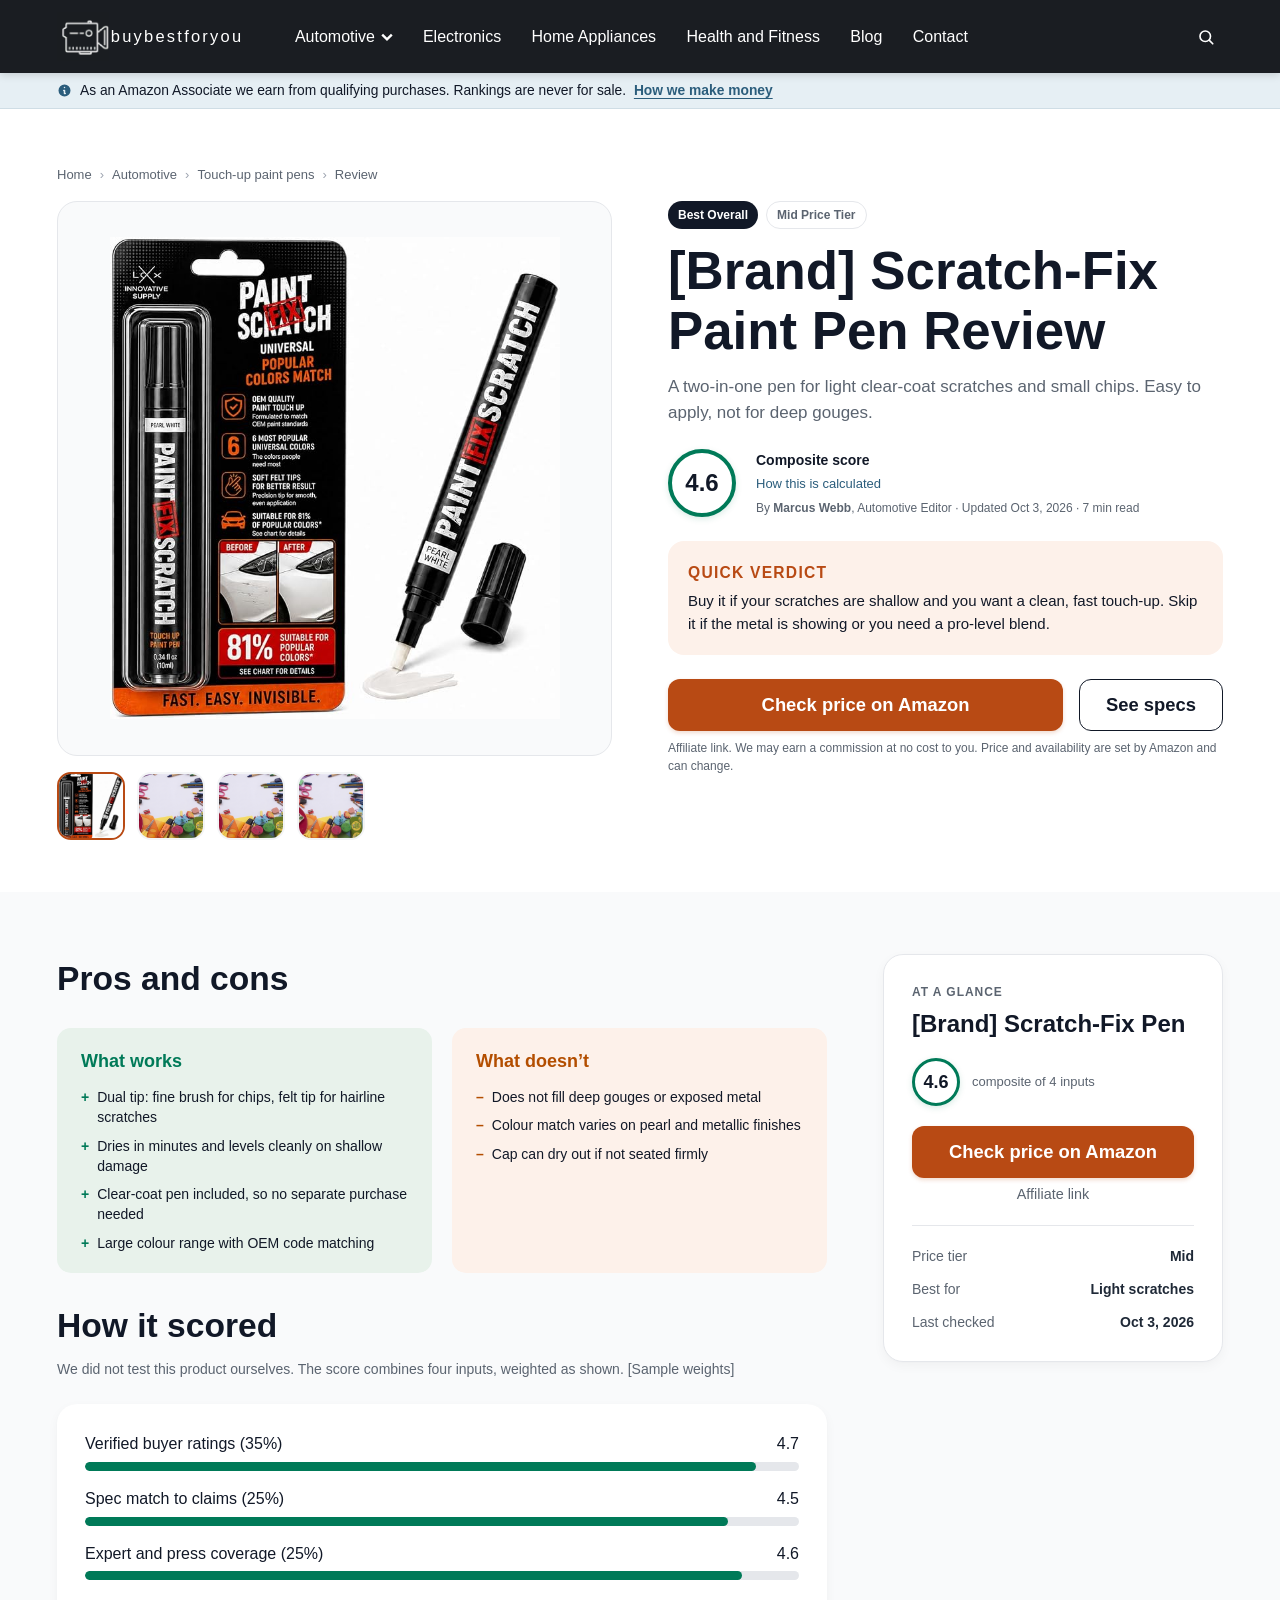
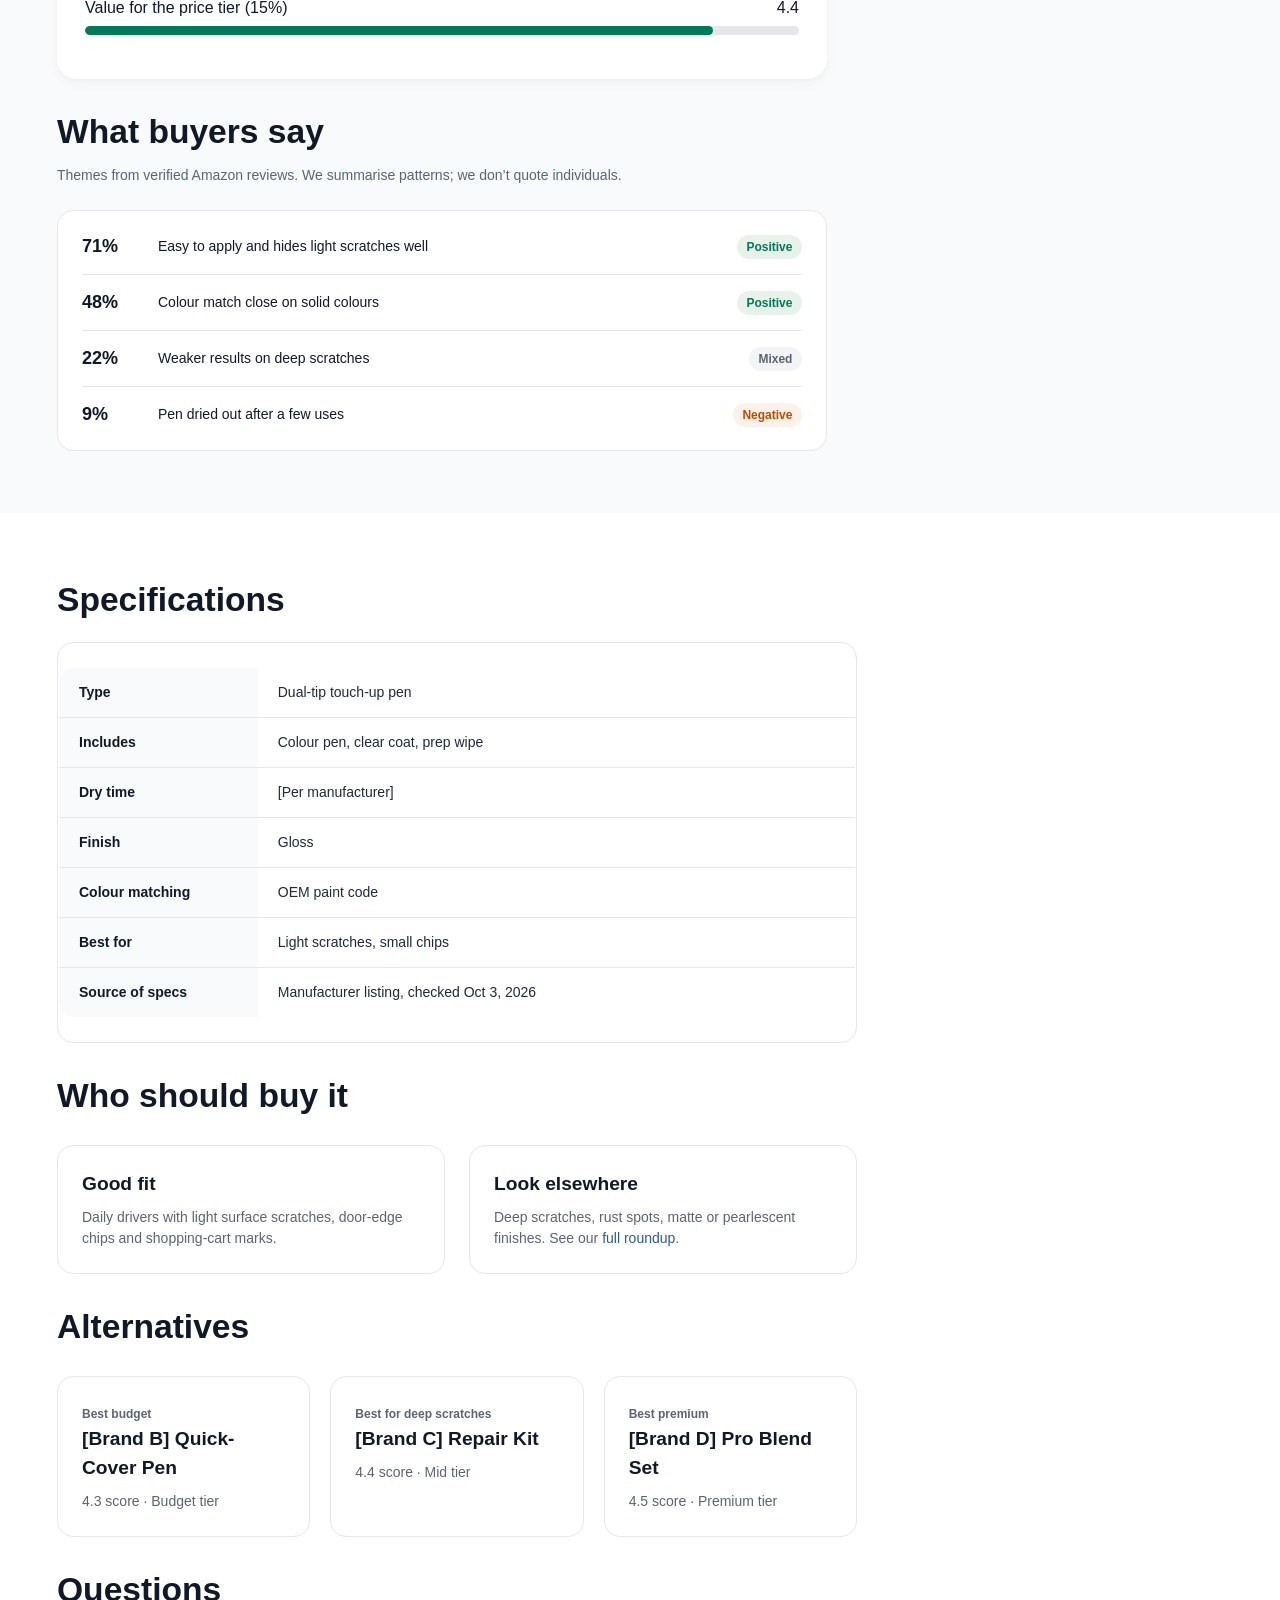
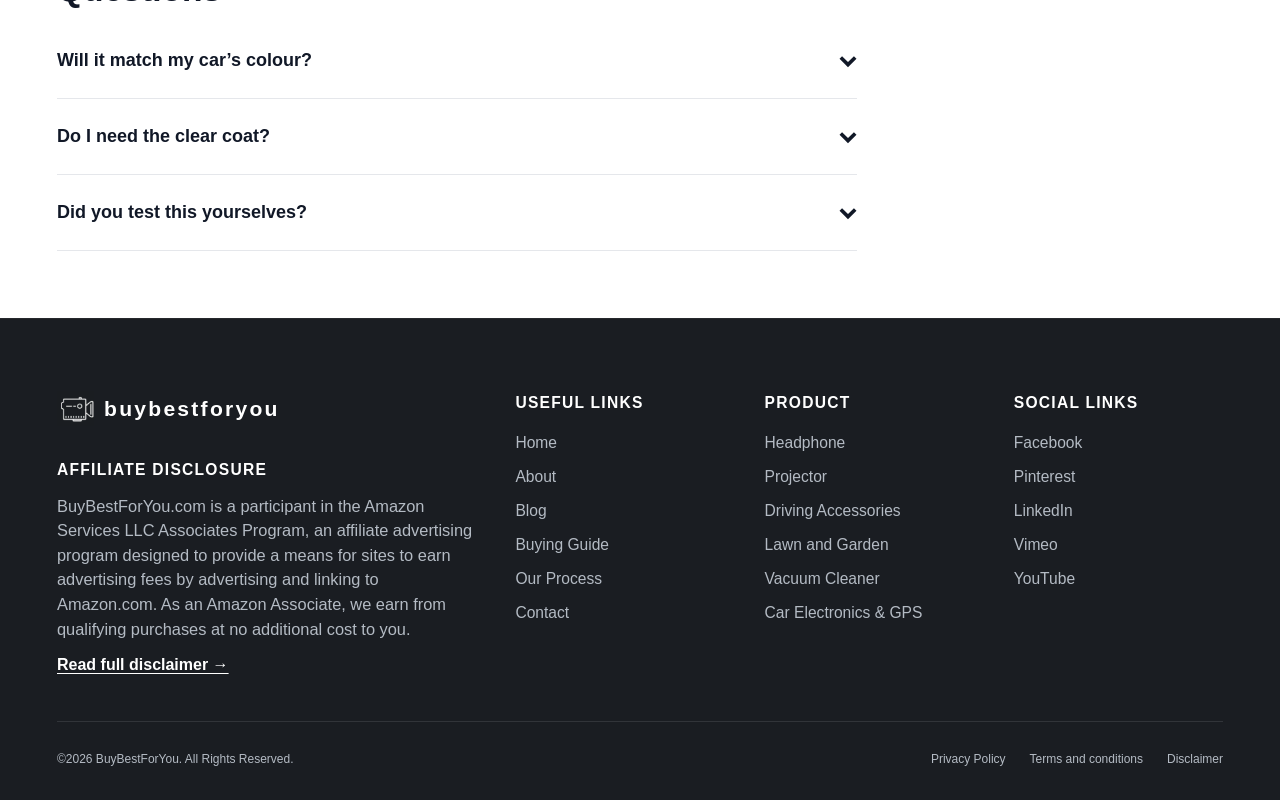
<file: product-single.html>
<!DOCTYPE html>
<html lang="en">
<head>
  <meta charset="UTF-8">
  <meta name="viewport" content="width=device-width, initial-scale=1.0">
  <title>[Brand] Scratch-Fix Paint Pen Review — BuyBestForYou</title>
  <meta name="description" content="In-depth review of the Scratch-Fix automotive touch-up paint pen. Verified buyer sentiment, spec tests, pros and cons, and composite rating.">
  <link rel="stylesheet" href="css/variables.css">
  <link rel="stylesheet" href="css/layout.css">
  <link rel="stylesheet" href="css/components.css">
  <link rel="stylesheet" href="css/pages.css">
</head>
<body class="page-product-single">

  <!-- SHARED HEADER -->
  <header class="site-header">
    <div class="container header-inner">
      <a href="index.html" class="brand-logo" aria-label="BuyBestForYou Home">
        <img src="assets/images/logo.svg" alt="BuyBestForYou" class="brand-logo-icon" width="58" height="55">
        <span>buybestforyou</span>
      </a>

      <input type="checkbox" id="nav-toggle" class="menu-toggle-checkbox" aria-label="Toggle navigation menu">
      <label for="nav-toggle" class="menu-toggle-label" aria-label="Open menu">
        <span class="menu-toggle-bar"></span>
        <span class="menu-toggle-bar"></span>
        <span class="menu-toggle-bar"></span>
      </label>

      <nav class="main-nav" aria-label="Main Navigation">
        <ul class="nav-list">
          <li class="nav-item">
            <a href="category.html" class="nav-link" style="opacity: 1; font-weight: 700;">
              Automotive
              <svg class="chevron" viewBox="0 0 10 6" fill="none" stroke="currentColor" stroke-width="2"><path d="M1 1L5 5L9 1"/></svg>
            </a>
            <div class="dropdown-menu">
              <a href="category.html" class="dropdown-link">Automotive Parts & Accessories</a>
              <a href="category.html" class="dropdown-link">Car Electronics & GPS</a>
              <a href="category.html" class="dropdown-link">Driving Accessories</a>
            </div>
          </li>
          <li class="nav-item"><a href="category.html" class="nav-link">Electronics</a></li>
          <li class="nav-item"><a href="category.html" class="nav-link">Home Appliances</a></li>
          <li class="nav-item"><a href="category.html" class="nav-link">Health and Fitness</a></li>
          <li class="nav-item"><a href="blog.html" class="nav-link">Blog</a></li>
          <li class="nav-item"><a href="contact.html" class="nav-link">Contact</a></li>
        </ul>
      </nav>

      <div class="header-actions">
        <a href="404.html" class="search-trigger-btn" aria-label="Search">
          <svg viewBox="0 0 24 24" fill="none" stroke="currentColor" stroke-width="2.2" stroke-linecap="round">
            <circle cx="11" cy="11" r="7"></circle>
            <line x1="21" y1="21" x2="16.5" y2="16.5"></line>
          </svg>
        </a>
      </div>
    </div>
  </header>

  <!-- DISCLOSURE BAR -->
  <aside class="disclosure-bar" aria-label="Affiliate disclosure banner">
    <div class="container disclosure-inner">
      <svg class="disclosure-icon" viewBox="0 0 20 20" fill="currentColor">
        <path fill-rule="evenodd" d="M18 10a8 8 0 11-16 0 8 8 0 0116 0zm-7-4a1 1 0 11-2 0 1 1 0 012 0zM9 9a1 1 0 000 2v3a1 1 0 001 1h1a1 1 0 100-2v-3a1 1 0 00-1-1H9z" clip-rule="evenodd"/>
      </svg>
      <span class="disclosure-text">
        As an Amazon Associate we earn from qualifying purchases. Rankings are never for sale.
        <a href="disclosure.html" class="disclosure-link">How we make money</a>
      </span>
    </div>
  </aside>

  <main id="main-content">

    <!-- PRODUCT SINGLE HERO -->
    <section class="container product-single-hero">
      <nav class="breadcrumbs" aria-label="Breadcrumb">
        <a href="index.html">Home</a>
        <span class="separator">›</span>
        <a href="category.html">Automotive</a>
        <span class="separator">›</span>
        <a href="category.html">Touch-up paint pens</a>
        <span class="separator">›</span>
        <span>Review</span>
      </nav>

      <div class="product-single-grid">
        <!-- Gallery Side -->
        <div>
          <div class="gallery-main">
            <img src="assets/images/paint-pen-2.jpg" alt="Scratch-Fix Paint Pen Tool" width="450" height="350" loading="eager">
          </div>
          <div class="gallery-thumbs">
            <div class="gallery-thumb active"><img src="assets/images/paint-pen-2.jpg" alt="Thumb 1"></div>
            <div class="gallery-thumb"><img src="assets/images/hero-paint-pen.png" alt="Thumb 2"></div>
            <div class="gallery-thumb"><img src="assets/images/cat-feat-paint-pen.png" alt="Thumb 3"></div>
            <div class="gallery-thumb"><img src="assets/images/winner-paint-pen.png" alt="Thumb 4"></div>
          </div>
        </div>

        <!-- Product Overview Side -->
        <div>
          <div style="display: flex; gap: 0.5rem; margin-bottom: 0.75rem;">
            <span class="badge badge-best">Best overall</span>
            <span class="badge badge-tier">Mid price tier</span>
          </div>

          <h1 style="font-size: clamp(2.4rem, 4.8vw, 3.3rem); font-weight: 800; color: var(--color-ink); line-height: 1.15; margin-bottom: 0.75rem;">
            [Brand] Scratch-Fix Paint Pen Review
          </h1>

          <p style="font-size: 1.0625rem; line-height: 1.5; color: var(--color-muted); margin-bottom: 1.5rem;">
            A two-in-one pen for light clear-coat scratches and small chips. Easy to apply, not for deep gouges.
          </p>

          <div style="display: flex; align-items: center; gap: 1.25rem; margin-bottom: 1.5rem;">
            <div class="score-badge-circle">4.6</div>
            <div>
              <div class="score-meta-title">Composite score</div>
              <a href="about.html" style="font-size: 0.8125rem; color: var(--color-trust);">How this is calculated</a>
              <div style="font-size: 0.75rem; color: var(--color-muted); margin-top: 0.25rem;">
                By <strong>Marcus Webb</strong>, Automotive Editor · Updated Oct 3, 2026 · 7 min read
              </div>
            </div>
          </div>

          <!-- Quick Verdict Card -->
          <div class="quick-verdict-box">
            <h4>QUICK VERDICT</h4>
            <p>
              Buy it if your scratches are shallow and you want a clean, fast touch-up. Skip it if the metal is showing or you need a pro-level blend.
            </p>
          </div>

          <div style="display: flex; gap: 1rem; align-items: center; margin-top: 1.5rem;">
            <a href="https://amazon.com" target="_blank" rel="noopener nofollow" class="btn btn-primary" style="flex: 1;">Check price on Amazon</a>
            <a href="#specs" class="btn btn-secondary">See specs</a>
          </div>
          <div style="font-size: 0.75rem; color: var(--color-muted); margin-top: 0.5rem;">
            Affiliate link. We may earn a commission at no cost to you. Price and availability are set by Amazon and can change.
          </div>
        </div>
      </div>
    </section>

    <!-- PROS AND CONS & SIDEBAR AT-A-GLANCE -->
    <section class="section section-bg-subtle">
      <div class="container product-review-details-grid">
        <div>
          <h2 style="font-size: 2.1rem; font-weight: 800; color: var(--color-ink); margin-bottom: 1rem;">Pros and cons</h2>
          
          <div class="pros-cons-grid">
            <div class="card-pros">
              <h4>What works</h4>
              <ul class="pro-con-list">
                <li class="pro-con-item"><span class="glyph-pro">+</span> Dual tip: fine brush for chips, felt tip for hairline scratches</li>
                <li class="pro-con-item"><span class="glyph-pro">+</span> Dries in minutes and levels cleanly on shallow damage</li>
                <li class="pro-con-item"><span class="glyph-pro">+</span> Clear-coat pen included, so no separate purchase needed</li>
                <li class="pro-con-item"><span class="glyph-pro">+</span> Large colour range with OEM code matching</li>
              </ul>
            </div>

            <div class="card-cons">
              <h4>What doesn’t</h4>
              <ul class="pro-con-list">
                <li class="pro-con-item"><span class="glyph-con">–</span> Does not fill deep gouges or exposed metal</li>
                <li class="pro-con-item"><span class="glyph-con">–</span> Colour match varies on pearl and metallic finishes</li>
                <li class="pro-con-item"><span class="glyph-con">–</span> Cap can dry out if not seated firmly</li>
              </ul>
            </div>
          </div>

          <!-- HOW IT SCORED -->
          <div style="margin-top: 3rem;">
            <h2 style="font-size: 2.1rem; font-weight: 800; color: var(--color-ink); margin-bottom: 0.5rem;">How it scored</h2>
            <p style="font-size: 0.875rem; color: var(--color-muted); margin-bottom: 1.5rem;">
              We did not test this product ourselves. The score combines four inputs, weighted as shown. [Sample weights]
            </p>

            <div class="score-breakdown-box">
              <div class="metric-row">
                <div class="metric-header">
                  <span>Verified buyer ratings (35%)</span>
                  <span>4.7</span>
                </div>
                <div class="metric-bar-track">
                  <div class="metric-bar-fill" style="width: 94%; background-color: #007A58;"></div>
                </div>
              </div>

              <div class="metric-row">
                <div class="metric-header">
                  <span>Spec match to claims (25%)</span>
                  <span>4.5</span>
                </div>
                <div class="metric-bar-track">
                  <div class="metric-bar-fill" style="width: 90%; background-color: #007A58;"></div>
                </div>
              </div>

              <div class="metric-row">
                <div class="metric-header">
                  <span>Expert and press coverage (25%)</span>
                  <span>4.6</span>
                </div>
                <div class="metric-bar-track">
                  <div class="metric-bar-fill" style="width: 92%; background-color: #007A58;"></div>
                </div>
              </div>

              <div class="metric-row">
                <div class="metric-header">
                  <span>Value for the price tier (15%)</span>
                  <span>4.4</span>
                </div>
                <div class="metric-bar-track">
                  <div class="metric-bar-fill" style="width: 88%; background-color: #007A58;"></div>
                </div>
              </div>
            </div>
          </div>

          <!-- WHAT BUYERS SAY -->
          <div style="margin-top: 3rem;">
            <h2 style="font-size: 2.1rem; font-weight: 800; color: var(--color-ink); margin-bottom: 0.5rem;">What buyers say</h2>
            <p style="font-size: 0.875rem; color: var(--color-muted); margin-bottom: 1.5rem;">
              Themes from verified Amazon reviews. We summarise patterns; we don’t quote individuals.
            </p>

            <div style="background-color: #FFFFFF; border: 1px solid var(--color-border); border-radius: var(--radius-md); padding: 0.5rem 1.5rem;">
              <div class="sentiment-row">
                <span class="sentiment-pct">71%</span>
                <span class="sentiment-text">Easy to apply and hides light scratches well</span>
                <span class="sentiment-badge-pos">Positive</span>
              </div>
              <div class="sentiment-row">
                <span class="sentiment-pct">48%</span>
                <span class="sentiment-text">Colour match close on solid colours</span>
                <span class="sentiment-badge-pos">Positive</span>
              </div>
              <div class="sentiment-row">
                <span class="sentiment-pct">22%</span>
                <span class="sentiment-text">Weaker results on deep scratches</span>
                <span class="sentiment-badge-mix">Mixed</span>
              </div>
              <div class="sentiment-row" style="border-bottom: none;">
                <span class="sentiment-pct">9%</span>
                <span class="sentiment-text">Pen dried out after a few uses</span>
                <span class="sentiment-badge-neg">Negative</span>
              </div>
            </div>
          </div>
        </div>

        <!-- Sticky At A Glance Box -->
        <aside style="position: sticky; top: 90px; background-color: #FFFFFF; border: 1px solid var(--color-border); border-radius: var(--radius-lg); padding: 1.75rem; box-shadow: var(--shadow-card);">
          <div style="font-size: 0.75rem; font-weight: 800; text-transform: uppercase; letter-spacing: 0.08em; color: var(--color-muted); margin-bottom: 0.35rem;">AT A GLANCE</div>
          <h3 style="font-size: 1.5rem; font-weight: 800; color: var(--color-ink); margin-bottom: 1rem;">[Brand] Scratch-Fix Pen</h3>
          
          <div style="display: flex; align-items: center; gap: 0.75rem; margin-bottom: 1.25rem;">
            <div class="score-badge-circle sm">4.6</div>
            <div style="font-size: 0.8125rem; color: var(--color-muted);">composite of 4 inputs</div>
          </div>

          <a href="https://amazon.com" target="_blank" rel="noopener nofollow" class="btn btn-primary btn-full">Check price on Amazon</a>
          <span class="affiliate-note">Affiliate link</span>

          <div style="border-top: 1px solid var(--color-border); margin-top: 1.25rem; padding-top: 1.25rem; font-size: 0.875rem; display: flex; flex-direction: column; gap: 0.75rem;">
            <div style="display: flex; justify-content: space-between;">
              <span style="color: var(--color-muted);">Price tier</span>
              <strong>Mid</strong>
            </div>
            <div style="display: flex; justify-content: space-between;">
              <span style="color: var(--color-muted);">Best for</span>
              <strong>Light scratches</strong>
            </div>
            <div style="display: flex; justify-content: space-between;">
              <span style="color: var(--color-muted);">Last checked</span>
              <strong>Oct 3, 2026</strong>
            </div>
          </div>
        </aside>
      </div>
    </section>

    <!-- SPECIFICATIONS -->
    <section id="specs" class="section">
      <div class="container">
        <div class="container-narrow" style="margin-left: 0; padding-left: 0; padding-right: 0; text-align: left;">
          <h2 style="font-size: 2.1rem; font-weight: 800; color: var(--color-ink); margin-bottom: 1rem;">Specifications</h2>

          <div class="table-responsive">
            <table class="specs-table">
              <tbody>
                <tr>
                  <th>Type</th>
                  <td>Dual-tip touch-up pen</td>
                </tr>
                <tr>
                  <th>Includes</th>
                  <td>Colour pen, clear coat, prep wipe</td>
                </tr>
                <tr>
                  <th>Dry time</th>
                  <td>[Per manufacturer]</td>
                </tr>
                <tr>
                  <th>Finish</th>
                  <td>Gloss</td>
                </tr>
                <tr>
                  <th>Colour matching</th>
                  <td>OEM paint code</td>
                </tr>
                <tr>
                  <th>Best for</th>
                  <td>Light scratches, small chips</td>
                </tr>
                <tr>
                  <th>Source of specs</th>
                  <td>Manufacturer listing, checked Oct 3, 2026</td>
                </tr>
              </tbody>
            </table>
          </div>

          <!-- WHO SHOULD BUY IT -->
          <h2 style="font-size: 2.1rem; font-weight: 800; color: var(--color-ink); margin-top: 3rem; margin-bottom: 1rem;">Who should buy it</h2>
          
          <div class="fit-cards-grid">
            <div class="fit-card">
              <h4>Good fit</h4>
              <p>Daily drivers with light surface scratches, door-edge chips and shopping-cart marks.</p>
            </div>
            <div class="fit-card">
              <h4>Look elsewhere</h4>
              <p>Deep scratches, rust spots, matte or pearlescent finishes. See our <a href="review-roundup.html">full roundup</a>.</p>
            </div>
          </div>

          <!-- ALTERNATIVES -->
          <h2 style="font-size: 2.1rem; font-weight: 800; color: var(--color-ink); margin-top: 3rem; margin-bottom: 1rem;">Alternatives</h2>
          <div class="how-to-choose-grid" style="grid-template-columns: repeat(auto-fit, minmax(240px, 1fr));">
            <div class="choose-card">
              <span style="font-size: 0.75rem; color: var(--color-muted); font-weight: 700;">Best budget</span>
              <h4>[Brand B] Quick-Cover Pen</h4>
              <p>4.3 score · Budget tier</p>
            </div>
            <div class="choose-card">
              <span style="font-size: 0.75rem; color: var(--color-muted); font-weight: 700;">Best for deep scratches</span>
              <h4>[Brand C] Repair Kit</h4>
              <p>4.4 score · Mid tier</p>
            </div>
            <div class="choose-card">
              <span style="font-size: 0.75rem; color: var(--color-muted); font-weight: 700;">Best premium</span>
              <h4>[Brand D] Pro Blend Set</h4>
              <p>4.5 score · Premium tier</p>
            </div>
          </div>

          <!-- FAQ -->
          <h2 style="font-size: 2.1rem; font-weight: 800; color: var(--color-ink); margin-top: 3rem; margin-bottom: 1.5rem;">Questions</h2>
          <div class="faq-list">
            <details class="faq-item">
              <summary>
                <span>Will it match my car’s colour?</span>
                <svg class="faq-chevron" viewBox="0 0 10 6" fill="none" stroke="currentColor" stroke-width="2"><path d="M1 1L5 5L9 1"/></svg>
              </summary>
              <div class="faq-content">
                If matched to your vehicle's OEM paint code, solid factory colors match within 95%. Metallic and tricoat pearlescent shades require layered blending and will always show slight light variation.
              </div>
            </details>
            <details class="faq-item">
              <summary>
                <span>Do I need the clear coat?</span>
                <svg class="faq-chevron" viewBox="0 0 10 6" fill="none" stroke="currentColor" stroke-width="2"><path d="M1 1L5 5L9 1"/></svg>
              </summary>
              <div class="faq-content">
                Yes. The color layer contains only base pigment. Without the clear protective top coat, the repair will dry dull and wash away after several rainfall and car wash cycles.
              </div>
            </details>
            <details class="faq-item">
              <summary>
                <span>Did you test this yourselves?</span>
                <svg class="faq-chevron" viewBox="0 0 10 6" fill="none" stroke="currentColor" stroke-width="2"><path d="M1 1L5 5L9 1"/></svg>
              </summary>
              <div class="faq-content">
                No. Our review is synthesized from verified consumer feedback, verified spec sheets, and automotive body shop repair guides. Read our <a href="about.html">evaluation methodology</a>.
              </div>
            </details>
          </div>
        </div>
      </div>
    </section>

  </main>

  <!-- ==================== GLOBAL FOOTER ==================== -->
  <footer class="site-footer">
    <!-- Desktop Footer -->
    <div class="container footer-top desktop-only">
      <!-- Col 1: Brand & Disclosure -->
      <div class="footer-brand">
        <a href="index.html" class="brand-logo" aria-label="BuyBestForYou Home">
          <img src="assets/images/logo.svg" alt="BuyBestForYou" class="brand-logo-icon" width="58" height="55">
          <span>buybestforyou</span>
        </a>
        <h4 class="footer-heading" style="margin-top: 1rem;">AFFILIATE DISCLOSURE</h4>
        <p class="footer-disclosure-text">
          BuyBestForYou.com is a participant in the Amazon Services LLC Associates Program, an affiliate advertising program designed to provide a means for sites to earn advertising fees by advertising and linking to Amazon.com. As an Amazon Associate, we earn from qualifying purchases at no additional cost to you.
        </p>
        <a href="disclosure.html" class="footer-disclaimer-link">Read full disclaimer →</a>
      </div>

      <!-- Col 2: Useful Links -->
      <div class="footer-col">
        <h4 class="footer-heading">USEFUL LINKS</h4>
        <ul class="footer-nav-list">
          <li><a href="index.html" class="footer-nav-link">Home</a></li>
          <li><a href="about.html" class="footer-nav-link">About</a></li>
          <li><a href="blog.html" class="footer-nav-link">Blog</a></li>
          <li><a href="category.html" class="footer-nav-link">Buying Guide</a></li>
          <li><a href="about.html" class="footer-nav-link">Our Process</a></li>
          <li><a href="contact.html" class="footer-nav-link">Contact</a></li>
        </ul>
      </div>

      <!-- Col 3: Product Categories -->
      <div class="footer-col">
        <h4 class="footer-heading">PRODUCT</h4>
        <ul class="footer-nav-list">
          <li><a href="category.html" class="footer-nav-link">Headphone</a></li>
          <li><a href="category.html" class="footer-nav-link">Projector</a></li>
          <li><a href="category.html" class="footer-nav-link">Driving Accessories</a></li>
          <li><a href="category.html" class="footer-nav-link">Lawn and Garden</a></li>
          <li><a href="category.html" class="footer-nav-link">Vacuum Cleaner</a></li>
          <li><a href="category.html" class="footer-nav-link">Car Electronics & GPS</a></li>
        </ul>
      </div>

      <!-- Col 4: Social Links -->
      <div class="footer-col">
        <h4 class="footer-heading">SOCIAL LINKS</h4>
        <ul class="footer-nav-list">
          <li><a href="https://facebook.com" class="footer-nav-link" target="_blank" rel="noopener">Facebook</a></li>
          <li><a href="https://pinterest.com" class="footer-nav-link" target="_blank" rel="noopener">Pinterest</a></li>
          <li><a href="https://linkedin.com" class="footer-nav-link" target="_blank" rel="noopener">LinkedIn</a></li>
          <li><a href="https://vimeo.com" class="footer-nav-link" target="_blank" rel="noopener">Vimeo</a></li>
          <li><a href="https://youtube.com" class="footer-nav-link" target="_blank" rel="noopener">YouTube</a></li>
        </ul>
      </div>
    </div>

    <!-- Bottom Copyright & Legal Links -->
    <div class="container footer-bottom desktop-only">
      <div>©2026 BuyBestForYou. All Rights Reserved.</div>
      <div class="footer-legal-links">
        <a href="disclosure.html" class="footer-legal-link">Privacy Policy</a>
        <a href="disclosure.html" class="footer-legal-link">Terms and conditions</a>
        <a href="disclosure.html" class="footer-legal-link">Disclaimer</a>
      </div>
    </div>

    <!-- Mobile Footer (strictly matched with 11 · Mobile homepage.png) -->
    <div class="container footer-mobile mobile-only">
      <a href="index.html" class="brand-logo" aria-label="BuyBestForYou Home">
        <img src="assets/images/logo.svg" alt="BuyBestForYou" class="brand-logo-icon" width="58" height="55">
        <span>buybestforyou</span>
      </a>

      <p class="footer-mobile-disclosure">
        As an Amazon Associate, we earn from qualifying purchases at no additional cost to you.
      </p>

      <div class="footer-mobile-links">
        <a href="about.html">About</a>
        <a href="blog.html">Blog</a>
        <a href="contact.html">Contact</a>
        <a href="disclosure.html">Disclosure</a>
        <a href="disclosure.html">Privacy</a>
        <a href="disclosure.html">Terms</a>
      </div>

      <div class="footer-mobile-copy">
        ©2026 BuyBestForYou. All Rights Reserved.
      </div>
    </div>
  </footer>

</body>
</html>
</file>
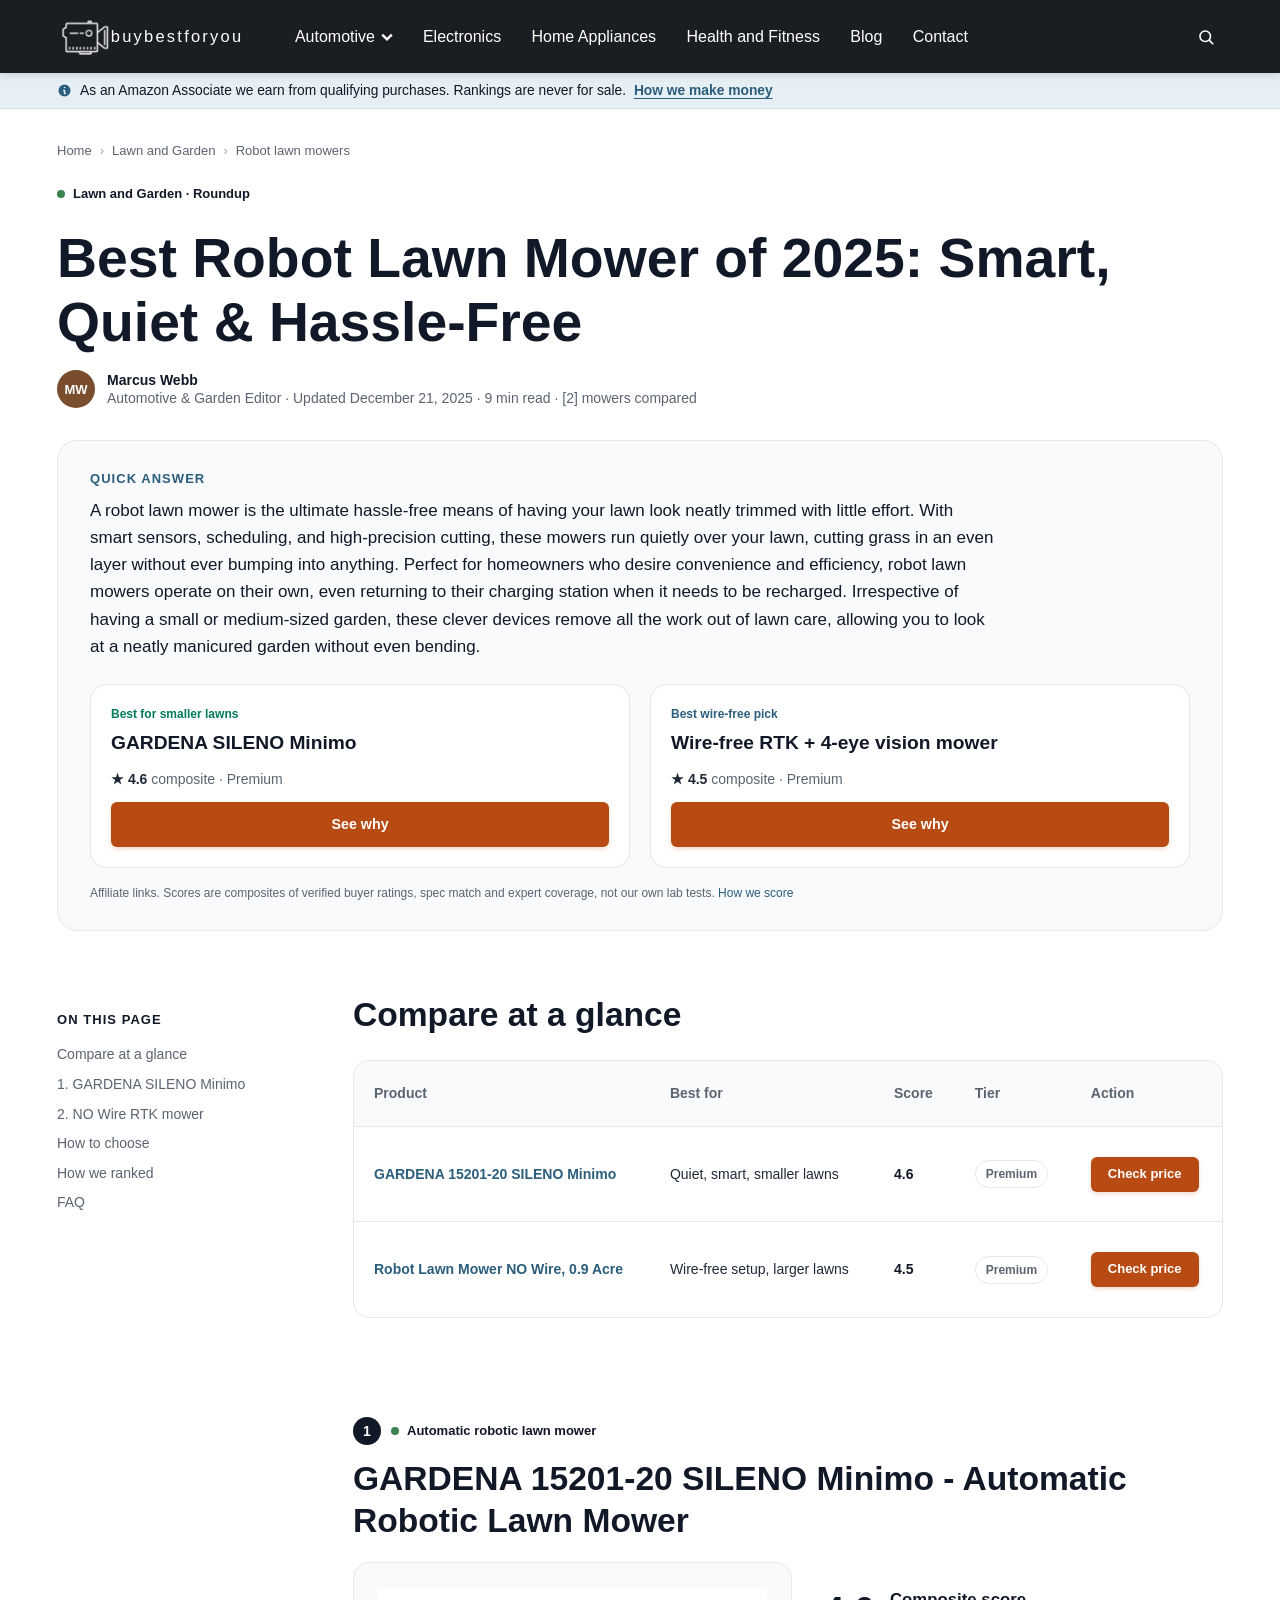
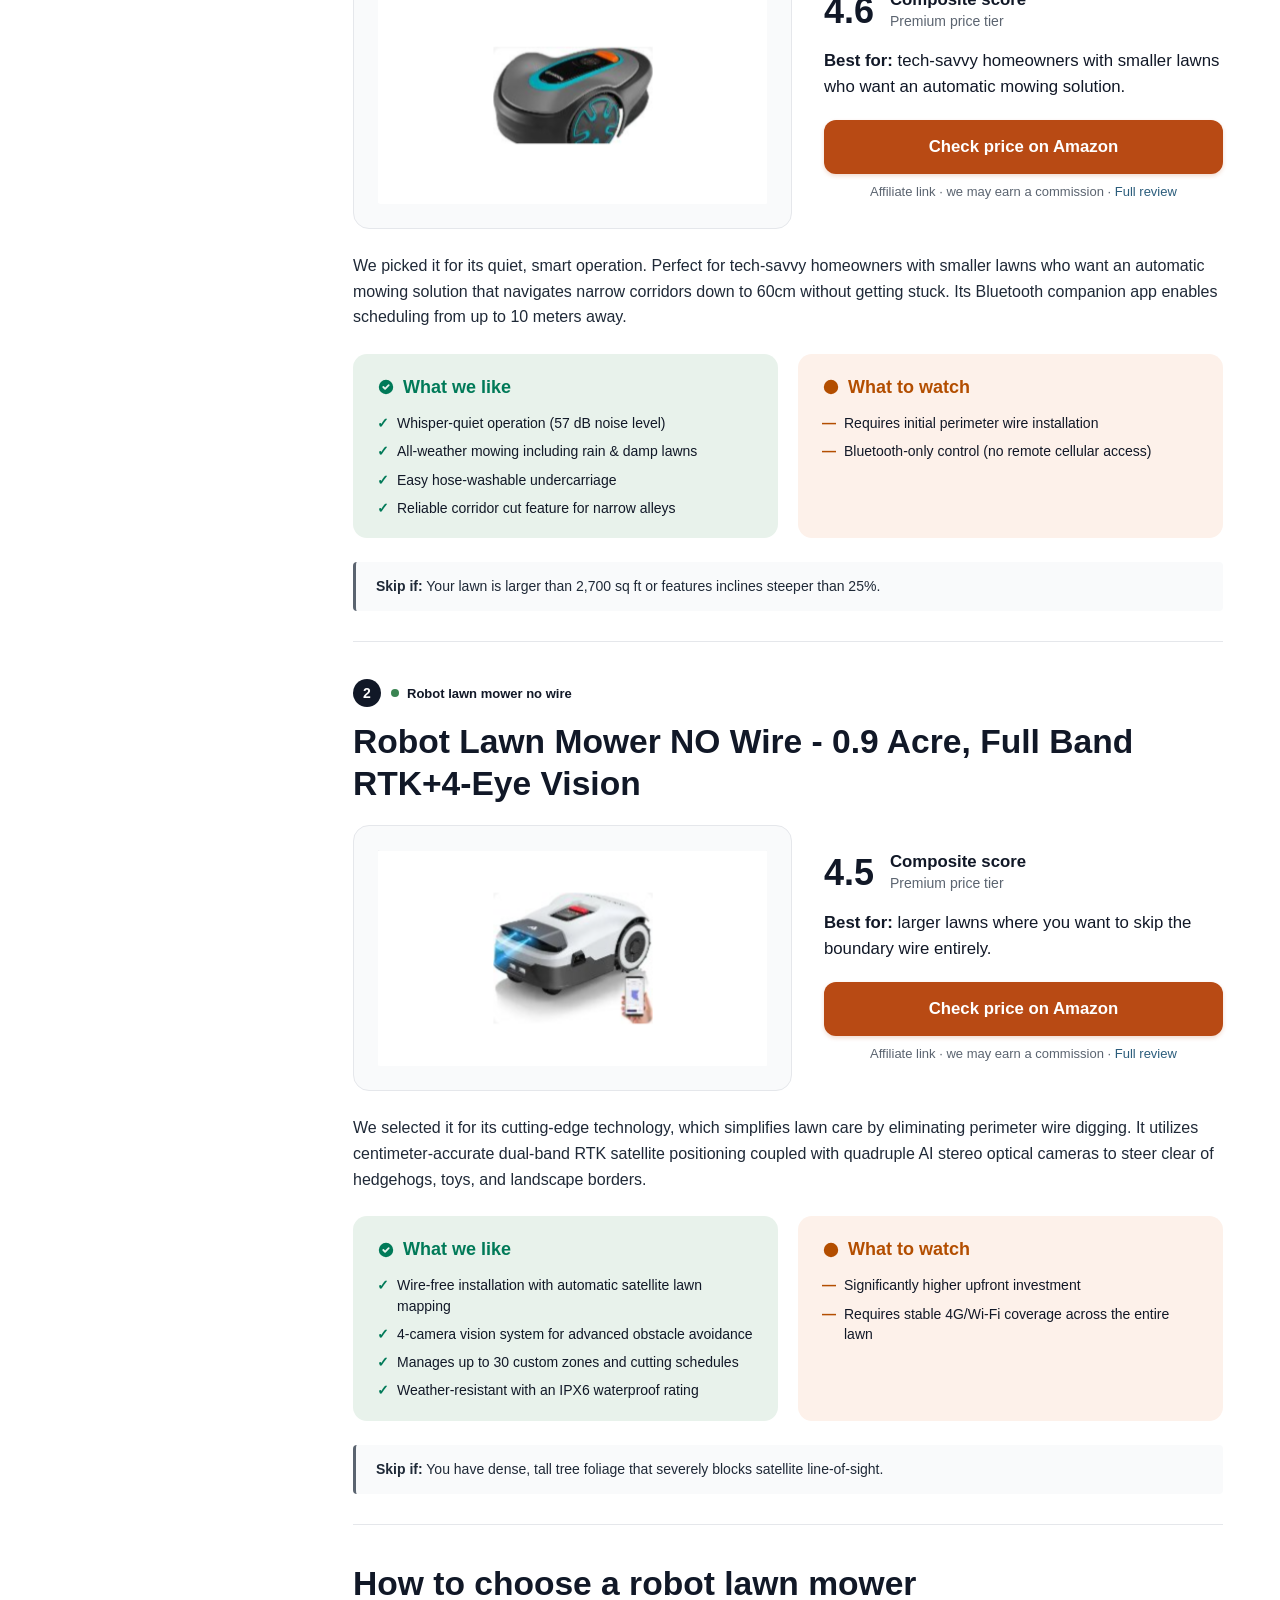
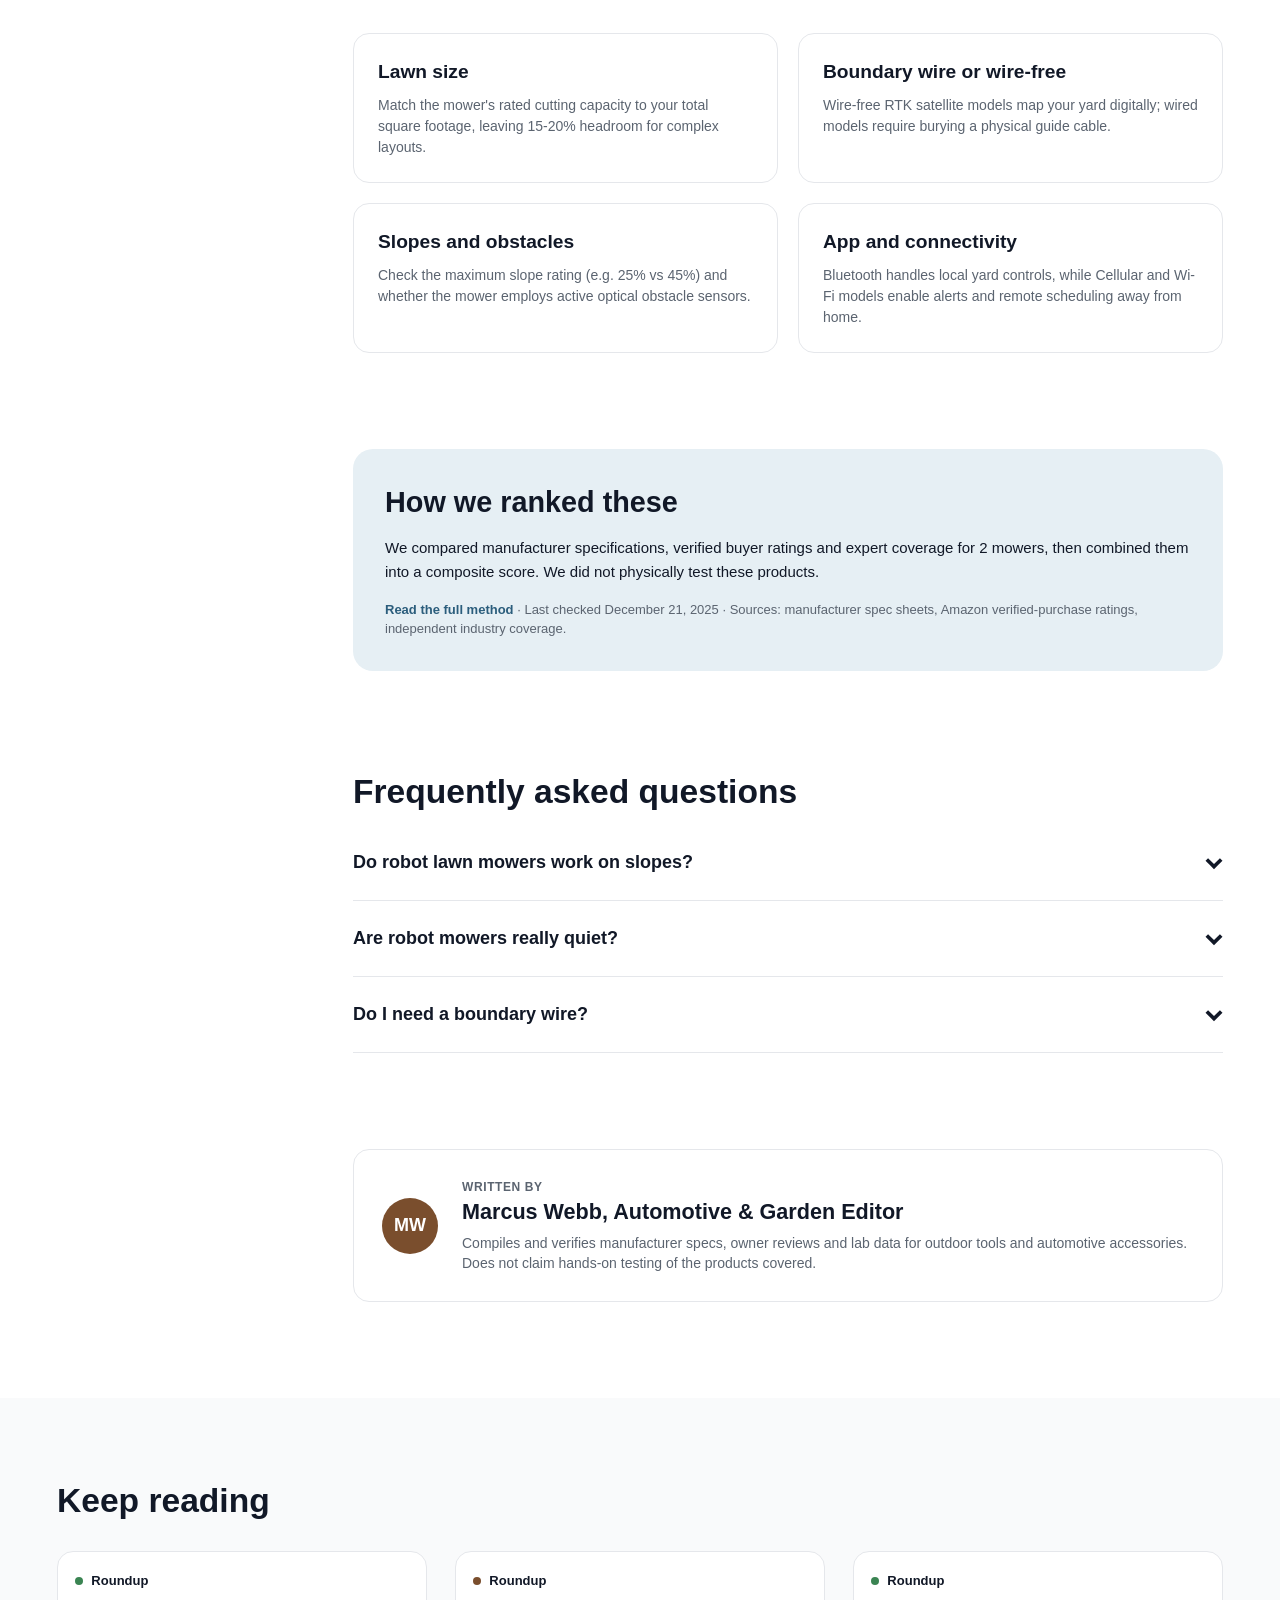
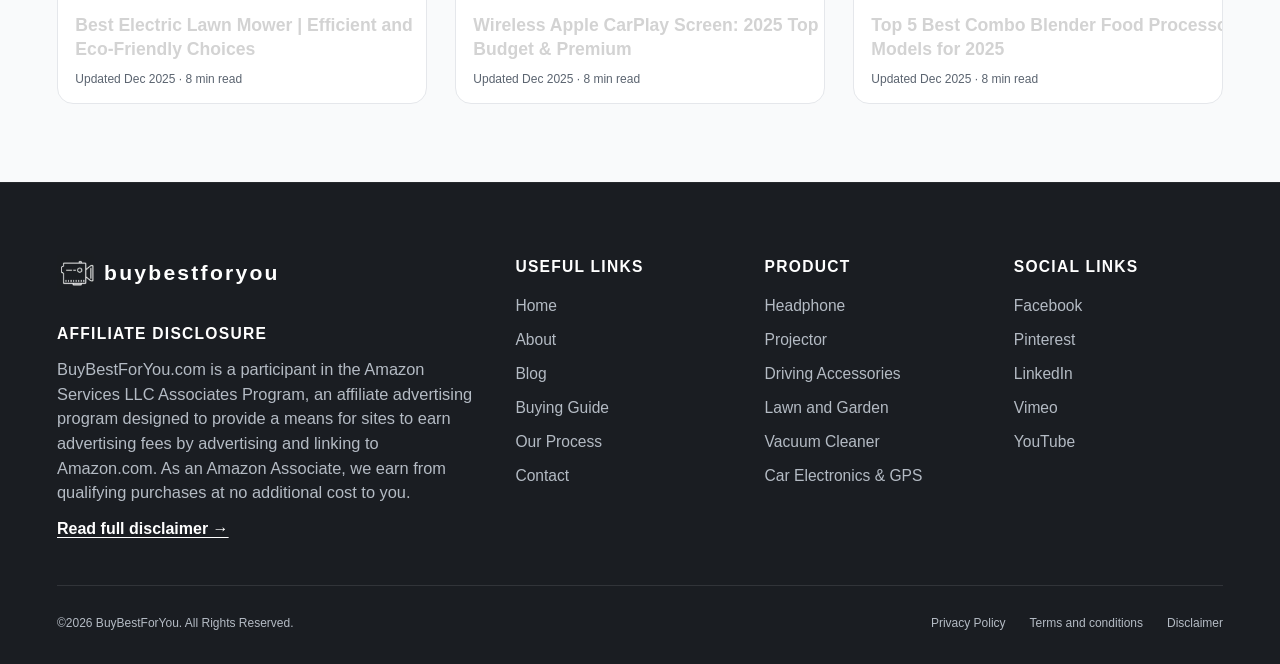
<file: review-roundup.html>
<!DOCTYPE html>
<html lang="en">
<head>
  <meta charset="UTF-8">
  <meta name="viewport" content="width=device-width, initial-scale=1.0">
  <title>Best Robot Lawn Mower of 2025: Smart, Quiet & Hassle-Free — BuyBestForYou</title>
  <meta name="description" content="In-depth comparative roundup of the best robotic lawn mowers in 2025. Compare wire-free RTK vs perimeter wire models with verified composite scoring.">
  <link rel="stylesheet" href="css/variables.css">
  <link rel="stylesheet" href="css/layout.css">
  <link rel="stylesheet" href="css/components.css">
  <link rel="stylesheet" href="css/pages.css">
</head>
<body class="page-review-roundup">

  <!-- SHARED HEADER -->
  <header class="site-header">
    <div class="container header-inner">
      <a href="index.html" class="brand-logo" aria-label="BuyBestForYou Home">
        <img src="assets/images/logo.svg" alt="BuyBestForYou" class="brand-logo-icon" width="58" height="55">
        <span>buybestforyou</span>
      </a>

      <input type="checkbox" id="nav-toggle" class="menu-toggle-checkbox" aria-label="Toggle navigation menu">
      <label for="nav-toggle" class="menu-toggle-label" aria-label="Open menu">
        <span class="menu-toggle-bar"></span>
        <span class="menu-toggle-bar"></span>
        <span class="menu-toggle-bar"></span>
      </label>

      <nav class="main-nav" aria-label="Main Navigation">
        <ul class="nav-list">
          <li class="nav-item">
            <a href="category.html" class="nav-link">
              Automotive
              <svg class="chevron" viewBox="0 0 10 6" fill="none" stroke="currentColor" stroke-width="2"><path d="M1 1L5 5L9 1"/></svg>
            </a>
            <div class="dropdown-menu">
              <a href="category.html" class="dropdown-link">Automotive Parts & Accessories</a>
              <a href="category.html" class="dropdown-link">Car Electronics & GPS</a>
              <a href="category.html" class="dropdown-link">Driving Accessories</a>
            </div>
          </li>
          <li class="nav-item"><a href="category.html" class="nav-link">Electronics</a></li>
          <li class="nav-item"><a href="category.html" class="nav-link" style="opacity: 1; font-weight: 700;">Home Appliances</a></li>
          <li class="nav-item"><a href="category.html" class="nav-link">Health and Fitness</a></li>
          <li class="nav-item"><a href="blog.html" class="nav-link">Blog</a></li>
          <li class="nav-item"><a href="contact.html" class="nav-link">Contact</a></li>
        </ul>
      </nav>

      <div class="header-actions">
        <a href="404.html" class="search-trigger-btn" aria-label="Search">
          <svg viewBox="0 0 24 24" fill="none" stroke="currentColor" stroke-width="2.2" stroke-linecap="round">
            <circle cx="11" cy="11" r="7"></circle>
            <line x1="21" y1="21" x2="16.5" y2="16.5"></line>
          </svg>
        </a>
      </div>
    </div>
  </header>

  <!-- DISCLOSURE BAR -->
  <aside class="disclosure-bar" aria-label="Affiliate disclosure banner">
    <div class="container disclosure-inner">
      <svg class="disclosure-icon" viewBox="0 0 20 20" fill="currentColor">
        <path fill-rule="evenodd" d="M18 10a8 8 0 11-16 0 8 8 0 0116 0zm-7-4a1 1 0 11-2 0 1 1 0 012 0zM9 9a1 1 0 000 2v3a1 1 0 001 1h1a1 1 0 100-2v-3a1 1 0 00-1-1H9z" clip-rule="evenodd"/>
      </svg>
      <span class="disclosure-text">
        As an Amazon Associate we earn from qualifying purchases. Rankings are never for sale.
        <a href="disclosure.html" class="disclosure-link">How we make money</a>
      </span>
    </div>
  </aside>

  <main id="main-content">

    <!-- REVIEW ROUNDUP HEADER -->
    <header class="container review-header">
      <nav class="breadcrumbs" aria-label="Breadcrumb">
        <a href="index.html">Home</a>
        <span class="separator">›</span>
        <a href="category.html">Lawn and Garden</a>
        <span class="separator">›</span>
        <span>Robot lawn mowers</span>
      </nav>

      <div class="cat-pill cat-home" style="margin-bottom: 0.5rem;">
        <span class="cat-dot"></span> Lawn and Garden · Roundup
      </div>

      <h1 class="review-headline">
        Best Robot Lawn Mower of 2025: Smart, Quiet &amp; Hassle-Free
      </h1>

      <div class="author-byline">
        <span class="avatar-circle avatar-mw" style="width: 38px; height: 38px; font-size: 0.8125rem;">MW</span>
        <div class="author-info">
          <div class="author-name"><strong>Marcus Webb</strong></div>
          <div class="author-meta">Automotive &amp; Garden Editor · Updated December 21, 2025 · 9 min read · [2] mowers compared</div>
        </div>
      </div>

      <!-- QUICK ANSWER BOX -->
      <section class="quick-answer-box" aria-label="Quick summary and recommendations">
        <div class="quick-answer-label">QUICK ANSWER</div>
        <p class="quick-answer-text quick-answers-text">
          A robot lawn mower is the ultimate hassle-free means of having your lawn look neatly trimmed with little effort. With smart sensors, scheduling, and high-precision cutting, these mowers run quietly over your lawn, cutting grass in an even layer without ever bumping into anything. Perfect for homeowners who desire convenience and efficiency, robot lawn mowers operate on their own, even returning to their charging station when it needs to be recharged. Irrespective of having a small or medium-sized garden, these clever devices remove all the work out of lawn care, allowing you to look at a neatly manicured garden without even bending.
        </p>

        <div class="quick-picks-grid">
          <!-- Top Pick 1 -->
          <div class="quick-pick-card">
            <span style="font-size: 0.75rem; font-weight: 700; color: var(--color-positive-text);">Best for smaller lawns</span>
            <h2 class="quick-pick-title">GARDENA SILENO Minimo</h2>
            <div style="font-size: 0.875rem; font-weight: 700; margin-bottom: 0.75rem;">
              ★ 4.6 <span style="font-weight: normal; color: var(--color-muted);">composite · Premium</span>
            </div>
            <a href="#product-1" class="btn btn-primary btn-full btn-sm">See why</a>
          </div>

          <!-- Top Pick 2 -->
          <div class="quick-pick-card">
            <span style="font-size: 0.75rem; font-weight: 700; color: var(--color-trust);">Best wire-free pick</span>
            <h2 class="quick-pick-title">Wire-free RTK + 4-eye vision mower</h2>
            <div style="font-size: 0.875rem; font-weight: 700; margin-bottom: 0.75rem;">
              ★ 4.5 <span style="font-weight: normal; color: var(--color-muted);">composite · Premium</span>
            </div>
            <a href="#product-2" class="btn btn-primary btn-full btn-sm">See why</a>
          </div>
        </div>

        <div style="font-size: 0.75rem; color: var(--color-muted); margin-top: 1rem;">
          Affiliate links. Scores are composites of verified buyer ratings, spec match and expert coverage, not our own lab tests. <a href="about.html">How we score</a>
        </div>
      </section>
    </header>

    <!-- 2-COLUMN LAYOUT: STICKY TOC + ARTICLE CONTENT -->
    <div class="container review-layout-grid">
      <!-- Left Sticky Sidebar TOC -->
      <aside class="toc-sidebar" aria-label="Table of Contents">
        <div class="toc-heading">ON THIS PAGE</div>
        <nav class="toc-list">
          <a href="#compare" class="toc-link">Compare at a glance</a>
          <a href="#product-1" class="toc-link">1. GARDENA SILENO Minimo</a>
          <a href="#product-2" class="toc-link">2. NO Wire RTK mower</a>
          <a href="#how-to-choose" class="toc-link">How to choose</a>
          <a href="#how-we-ranked" class="toc-link">How we ranked</a>
          <a href="#faq" class="toc-link">FAQ</a>
        </nav>
      </aside>

      <!-- Main Article Column -->
      <div class="review-main-column">

        <!-- 1. COMPARE AT A GLANCE TABLE -->
        <section id="compare" style="margin-bottom: 7.5rem;">
          <h2 style="font-size: 2.1rem; font-weight: 800; color: var(--color-ink); margin-bottom: 1.25rem;">Compare at a glance</h2>
          <div class="table-responsive">
            <table class="compare-table">
              <thead>
                <tr>
                  <th>Product</th>
                  <th>Best for</th>
                  <th>Score</th>
                  <th>Tier</th>
                  <th>Action</th>
                </tr>
              </thead>
              <tbody>
                <tr>
                  <td><strong><a href="#product-1">GARDENA 15201-20 SILENO Minimo</a></strong></td>
                  <td>Quiet, smart, smaller lawns</td>
                  <td><strong style="color: var(--color-ink);">4.6</strong></td>
                  <td><span class="badge badge-tier">Premium</span></td>
                  <td><a href="#product-1" class="btn btn-primary btn-sm">Check price</a></td>
                </tr>
                <tr>
                  <td><strong><a href="#product-2">Robot Lawn Mower NO Wire, 0.9 Acre</a></strong></td>
                  <td>Wire-free setup, larger lawns</td>
                  <td><strong style="color: var(--color-ink);">4.5</strong></td>
                  <td><span class="badge badge-tier">Premium</span></td>
                  <td><a href="#product-2" class="btn btn-primary btn-sm">Check price</a></td>
                </tr>
              </tbody>
            </table>
          </div>
        </section>

        <!-- 2. PRODUCT #1 BREAKDOWN -->
        <article id="product-1" class="product-review-item">
          <div class="product-num-pill-wrap">
            <span class="product-num-badge">1</span>
            <div class="cat-pill cat-home">
              <span class="cat-dot"></span> Automatic robotic lawn mower
            </div>
          </div>
          <h2 class="product-review-title">
            GARDENA 15201-20 SILENO Minimo - Automatic Robotic Lawn Mower
          </h2>

          <div class="product-showcase-split">
            <div class="product-image-box">
              <img src="assets/images/roundup-gardena-sileno.png" alt="GARDENA 15201-20 SILENO Minimo robotic mower" width="400" height="250" loading="lazy">
            </div>

            <div>
              <div style="display: flex; align-items: center; gap: 1rem; margin-bottom: 1rem;">
                <div class="score-badge-circle">4.6</div>
                <div>
                  <div class="score-meta-title">Composite score</div>
                  <div class="score-meta-sub">Premium price tier</div>
                </div>
              </div>
              <p style="color: var(--color-ink); margin-bottom: 1.25rem;">
                <strong>Best for:</strong> tech-savvy homeowners with smaller lawns who want an automatic mowing solution.
              </p>
              <a href="https://amazon.com" target="_blank" rel="noopener nofollow" class="btn btn-primary btn-full">Check price on Amazon</a>
              <div class="product-affiliate-note" style="color: var(--color-muted); text-align: center; margin-top: 0.5rem;">
                Affiliate link · we may earn a commission · <a href="product-single.html">Full review</a>
              </div>
            </div>
          </div>

          <p style="line-height: 1.6; color: var(--color-body); margin-bottom: 1.5rem;">
            We picked it for its quiet, smart operation. Perfect for tech-savvy homeowners with smaller lawns who want an automatic mowing solution that navigates narrow corridors down to 60cm without getting stuck. Its Bluetooth companion app enables scheduling from up to 10 meters away.
          </p>

          <div class="pros-cons-grid">
            <div class="card-pros">
              <h4>
                <svg width="18" height="18" viewBox="0 0 20 20" fill="currentColor"><path fill-rule="evenodd" d="M10 18a8 8 0 100-16 8 8 0 000 16zm3.707-9.293a1 1 0 00-1.414-1.414L9 10.586 7.707 9.293a1 1 0 00-1.414 1.414l2 2a1 1 0 001.414 0l4-4z" clip-rule="evenodd"/></svg>
                What we like
              </h4>
              <ul class="pro-con-list">
                <li class="pro-con-item"><span class="glyph-pro">✓</span> Whisper-quiet operation (57 dB noise level)</li>
                <li class="pro-con-item"><span class="glyph-pro">✓</span> All-weather mowing including rain &amp; damp lawns</li>
                <li class="pro-con-item"><span class="glyph-pro">✓</span> Easy hose-washable undercarriage</li>
                <li class="pro-con-item"><span class="glyph-pro">✓</span> Reliable corridor cut feature for narrow alleys</li>
              </ul>
            </div>

            <div class="card-cons">
              <h4>
                <svg width="18" height="18" viewBox="0 0 20 20" fill="currentColor"><path fill-rule="evenodd" d="M10 18a8 8 0 100-16 8 8 0 000 16zm4 9H6a1 1 0 110-2h8a1 1 0 110 2z" clip-rule="evenodd"/></svg>
                What to watch
              </h4>
              <ul class="pro-con-list">
                <li class="pro-con-item"><span class="glyph-con">—</span> Requires initial perimeter wire installation</li>
                <li class="pro-con-item"><span class="glyph-con">—</span> Bluetooth-only control (no remote cellular access)</li>
              </ul>
            </div>
          </div>

          <div class="skip-if-box">
            <strong>Skip if:</strong> Your lawn is larger than 2,700 sq ft or features inclines steeper than 25%.
          </div>
        </article>

        <!-- 3. PRODUCT #2 BREAKDOWN -->
        <article id="product-2" class="product-review-item">
          <div class="product-num-pill-wrap">
            <span class="product-num-badge">2</span>
            <div class="cat-pill cat-home">
              <span class="cat-dot"></span> Robot lawn mower no wire
            </div>
          </div>
          <h2 class="product-review-title">
            Robot Lawn Mower NO Wire - 0.9 Acre, Full Band RTK+4-Eye Vision
          </h2>

          <div class="product-showcase-split">
            <div class="product-image-box">
              <img src="assets/images/roundup-wirefree-rtk.png" alt="RTK Vision Robot Lawn Mower" width="400" height="250" loading="lazy">
            </div>

            <div>
              <div style="display: flex; align-items: center; gap: 1rem; margin-bottom: 1rem;">
                <div class="score-badge-circle">4.5</div>
                <div>
                  <div class="score-meta-title">Composite score</div>
                  <div class="score-meta-sub">Premium price tier</div>
                </div>
              </div>
              <p style="color: var(--color-ink); margin-bottom: 1.25rem;">
                <strong>Best for:</strong> larger lawns where you want to skip the boundary wire entirely.
              </p>
              <a href="https://amazon.com" target="_blank" rel="noopener nofollow" class="btn btn-primary btn-full">Check price on Amazon</a>
              <div class="product-affiliate-note" style="color: var(--color-muted); text-align: center; margin-top: 0.5rem;">
                Affiliate link · we may earn a commission · <a href="product-single.html">Full review</a>
              </div>
            </div>
          </div>

          <p style="line-height: 1.6; color: var(--color-body); margin-bottom: 1.5rem;">
            We selected it for its cutting-edge technology, which simplifies lawn care by eliminating perimeter wire digging. It utilizes centimeter-accurate dual-band RTK satellite positioning coupled with quadruple AI stereo optical cameras to steer clear of hedgehogs, toys, and landscape borders.
          </p>

          <div class="pros-cons-grid">
            <div class="card-pros">
              <h4>
                <svg width="18" height="18" viewBox="0 0 20 20" fill="currentColor"><path fill-rule="evenodd" d="M10 18a8 8 0 100-16 8 8 0 000 16zm3.707-9.293a1 1 0 00-1.414-1.414L9 10.586 7.707 9.293a1 1 0 00-1.414 1.414l2 2a1 1 0 001.414 0l4-4z" clip-rule="evenodd"/></svg>
                What we like
              </h4>
              <ul class="pro-con-list">
                <li class="pro-con-item"><span class="glyph-pro">✓</span> Wire-free installation with automatic satellite lawn mapping</li>
                <li class="pro-con-item"><span class="glyph-pro">✓</span> 4-camera vision system for advanced obstacle avoidance</li>
                <li class="pro-con-item"><span class="glyph-pro">✓</span> Manages up to 30 custom zones and cutting schedules</li>
                <li class="pro-con-item"><span class="glyph-pro">✓</span> Weather-resistant with an IPX6 waterproof rating</li>
              </ul>
            </div>

            <div class="card-cons">
              <h4>
                <svg width="18" height="18" viewBox="0 0 20 20" fill="currentColor"><path fill-rule="evenodd" d="M10 18a8 8 0 100-16 8 8 0 000 16zm4 9H6a1 1 0 110-2h8a1 1 0 110 2z" clip-rule="evenodd"/></svg>
                What to watch
              </h4>
              <ul class="pro-con-list">
                <li class="pro-con-item"><span class="glyph-con">—</span> Significantly higher upfront investment</li>
                <li class="pro-con-item"><span class="glyph-con">—</span> Requires stable 4G/Wi-Fi coverage across the entire lawn</li>
              </ul>
            </div>
          </div>

          <div class="skip-if-box">
            <strong>Skip if:</strong> You have dense, tall tree foliage that severely blocks satellite line-of-sight.
          </div>
        </article>

        <!-- 4. HOW TO CHOOSE A ROBOT LAWN MOWER -->
        <section id="how-to-choose" style="margin-bottom: 7.5rem;">
          <h2 style="font-size: 2.1rem; font-weight: 800; color: var(--color-ink); margin-bottom: 1.25rem;">How to choose a robot lawn mower</h2>
          
          <div class="how-to-choose-grid">
            <div class="choose-card">
              <h4>Lawn size</h4>
              <p>Match the mower's rated cutting capacity to your total square footage, leaving 15-20% headroom for complex layouts.</p>
            </div>
            <div class="choose-card">
              <h4>Boundary wire or wire-free</h4>
              <p>Wire-free RTK satellite models map your yard digitally; wired models require burying a physical guide cable.</p>
            </div>
            <div class="choose-card">
              <h4>Slopes and obstacles</h4>
              <p>Check the maximum slope rating (e.g. 25% vs 45%) and whether the mower employs active optical obstacle sensors.</p>
            </div>
            <div class="choose-card">
              <h4>App and connectivity</h4>
              <p>Bluetooth handles local yard controls, while Cellular and Wi-Fi models enable alerts and remote scheduling away from home.</p>
            </div>
          </div>
        </section>

        <!-- 5. HOW WE RANKED THESE -->
        <section id="how-we-ranked" style="margin-bottom: 7.5rem;">
          <div style="background-color: var(--cat-trust-bg); border-radius: var(--radius-lg); padding: 2rem;">
            <h2 style="font-size: 1.8rem; font-weight: 800; color: var(--color-ink); margin-bottom: 0.75rem;">How we ranked these</h2>
            <p style="font-size: 0.9375rem; line-height: 1.6; color: var(--color-ink); margin-bottom: 1rem;">
              We compared manufacturer specifications, verified buyer ratings and expert coverage for 2 mowers, then combined them into a composite score. We did not physically test these products.
            </p>
            <div style="font-size: 0.8125rem; color: var(--color-muted);">
              <a href="about.html" style="font-weight: 700;">Read the full method</a> · Last checked December 21, 2025 · Sources: manufacturer spec sheets, Amazon verified-purchase ratings, independent industry coverage.
            </div>
          </div>
        </section>

        <!-- 6. FREQUENTLY ASKED QUESTIONS -->
        <section id="faq" style="margin-bottom: 7.5rem;">
          <h2 style="font-size: 2.1rem; font-weight: 800; color: var(--color-ink); margin-bottom: 1.5rem;">Frequently asked questions</h2>
          
          <div class="faq-list">
            <details class="faq-item">
              <summary>
                <span>Do robot lawn mowers work on slopes?</span>
                <svg class="faq-chevron" viewBox="0 0 10 6" fill="none" stroke="currentColor" stroke-width="2"><path d="M1 1L5 5L9 1"/></svg>
              </summary>
              <div class="faq-content">
                Yes, but maximum slope capability varies widely by model. Entry-level units manage slopes up to 25% (14 degrees), whereas high-traction AWD models can tackle hills up to 45% (24 degrees).
              </div>
            </details>

            <details class="faq-item">
              <summary>
                <span>Are robot mowers really quiet?</span>
                <svg class="faq-chevron" viewBox="0 0 10 6" fill="none" stroke="currentColor" stroke-width="2"><path d="M1 1L5 5L9 1"/></svg>
              </summary>
              <div class="faq-content">
                Extremely quiet. Most electric robot mowers emit between 57 dB and 62 dB, comparable to a quiet office or gentle rain. You can run them at night or on Sunday mornings without disturbing neighbors.
              </div>
            </details>

            <details class="faq-item">
              <summary>
                <span>Do I need a boundary wire?</span>
                <svg class="faq-chevron" viewBox="0 0 10 6" fill="none" stroke="currentColor" stroke-width="2"><path d="M1 1L5 5L9 1"/></svg>
              </summary>
              <div class="faq-content">
                Not anymore. Traditional budget models still rely on buried perimeter wires, but modern GPS RTK and AI camera-guided models map the boundary virtually via smartphone app.
              </div>
            </details>
          </div>
        </section>

        <!-- AUTHOR BIO BOX -->
        <section style="background-color: #FFFFFF; border: 1px solid var(--color-border); border-radius: var(--radius-md); padding: 1.75rem; display: flex; gap: 1.5rem; align-items: center; margin-bottom: 7.5rem;">
          <span class="avatar-circle avatar-mw" style="width: 56px; height: 56px; font-size: 1.125rem;">MW</span>
          <div>
            <div style="font-size: 0.75rem; text-transform: uppercase; letter-spacing: 0.05em; color: var(--color-muted); font-weight: 700;">Written by</div>
            <h3 style="font-size: 1.35rem; font-weight: 800; color: var(--color-ink); margin-bottom: 0.25rem;">Marcus Webb, Automotive &amp; Garden Editor</h3>
            <p style="font-size: 0.875rem; color: var(--color-muted); line-height: 1.45;">
              Compiles and verifies manufacturer specs, owner reviews and lab data for outdoor tools and automotive accessories. Does not claim hands-on testing of the products covered.
            </p>
          </div>
        </section>

      </div>
    </div>

    <!-- KEEP READING -->
    <section class="section section-bg-subtle">
      <div class="container">
        <h2 style="font-size: 2.1rem; font-weight: 800; color: var(--color-ink); margin-bottom: 1.5rem;">Keep reading</h2>
        <div class="guides-grid">
          <div class="winner-card">
            <div class="winner-content">
              <div class="cat-pill cat-home" style="align-self: flex-start; margin-bottom: 0.5rem;"><span class="cat-dot"></span> Roundup</div>
              <h3 class="winner-title"><a href="review-roundup.html">Best Electric Lawn Mower | Efficient and Eco-Friendly Choices</a></h3>
              <div style="font-size: 0.75rem; color: var(--color-muted);">Updated Dec 2025 · 8 min read</div>
            </div>
          </div>
          <div class="winner-card">
            <div class="winner-content">
              <div class="cat-pill cat-auto" style="align-self: flex-start; margin-bottom: 0.5rem;"><span class="cat-dot"></span> Roundup</div>
              <h3 class="winner-title"><a href="review-roundup.html">Wireless Apple CarPlay Screen: 2025 Top Budget &amp; Premium</a></h3>
              <div style="font-size: 0.75rem; color: var(--color-muted);">Updated Dec 2025 · 8 min read</div>
            </div>
          </div>
          <div class="winner-card">
            <div class="winner-content">
              <div class="cat-pill cat-home" style="align-self: flex-start; margin-bottom: 0.5rem;"><span class="cat-dot"></span> Roundup</div>
              <h3 class="winner-title"><a href="review-roundup.html">Top 5 Best Combo Blender Food Processor Models for 2025</a></h3>
              <div style="font-size: 0.75rem; color: var(--color-muted);">Updated Dec 2025 · 8 min read</div>
            </div>
          </div>
        </div>
      </div>
    </section>

    <!-- MOBILE STICKY BOTTOM ACTION BAR -->
    <div class="mobile-sticky-cta" aria-label="Quick purchase banner">
      <div class="mobile-sticky-inner">
        <div>
          <div class="mobile-sticky-text">Top pick: GARDENA SILENO Minimo</div>
          <span style="font-size: 0.6875rem; color: var(--color-muted);">Affiliate link</span>
        </div>
        <a href="https://amazon.com" target="_blank" rel="noopener nofollow" class="btn btn-primary btn-sm">Check price</a>
      </div>
    </div>

  </main>

  <!-- ==================== GLOBAL FOOTER ==================== -->
  <footer class="site-footer">
    <!-- Desktop Footer -->
    <div class="container footer-top desktop-only">
      <!-- Col 1: Brand & Disclosure -->
      <div class="footer-brand">
        <a href="index.html" class="brand-logo" aria-label="BuyBestForYou Home">
          <img src="assets/images/logo.svg" alt="BuyBestForYou" class="brand-logo-icon" width="58" height="55">
          <span>buybestforyou</span>
        </a>
        <h4 class="footer-heading" style="margin-top: 1rem;">AFFILIATE DISCLOSURE</h4>
        <p class="footer-disclosure-text">
          BuyBestForYou.com is a participant in the Amazon Services LLC Associates Program, an affiliate advertising program designed to provide a means for sites to earn advertising fees by advertising and linking to Amazon.com. As an Amazon Associate, we earn from qualifying purchases at no additional cost to you.
        </p>
        <a href="disclosure.html" class="footer-disclaimer-link">Read full disclaimer →</a>
      </div>

      <!-- Col 2: Useful Links -->
      <div class="footer-col">
        <h4 class="footer-heading">USEFUL LINKS</h4>
        <ul class="footer-nav-list">
          <li><a href="index.html" class="footer-nav-link">Home</a></li>
          <li><a href="about.html" class="footer-nav-link">About</a></li>
          <li><a href="blog.html" class="footer-nav-link">Blog</a></li>
          <li><a href="category.html" class="footer-nav-link">Buying Guide</a></li>
          <li><a href="about.html" class="footer-nav-link">Our Process</a></li>
          <li><a href="contact.html" class="footer-nav-link">Contact</a></li>
        </ul>
      </div>

      <!-- Col 3: Product Categories -->
      <div class="footer-col">
        <h4 class="footer-heading">PRODUCT</h4>
        <ul class="footer-nav-list">
          <li><a href="category.html" class="footer-nav-link">Headphone</a></li>
          <li><a href="category.html" class="footer-nav-link">Projector</a></li>
          <li><a href="category.html" class="footer-nav-link">Driving Accessories</a></li>
          <li><a href="category.html" class="footer-nav-link">Lawn and Garden</a></li>
          <li><a href="category.html" class="footer-nav-link">Vacuum Cleaner</a></li>
          <li><a href="category.html" class="footer-nav-link">Car Electronics & GPS</a></li>
        </ul>
      </div>

      <!-- Col 4: Social Links -->
      <div class="footer-col">
        <h4 class="footer-heading">SOCIAL LINKS</h4>
        <ul class="footer-nav-list">
          <li><a href="https://facebook.com" class="footer-nav-link" target="_blank" rel="noopener">Facebook</a></li>
          <li><a href="https://pinterest.com" class="footer-nav-link" target="_blank" rel="noopener">Pinterest</a></li>
          <li><a href="https://linkedin.com" class="footer-nav-link" target="_blank" rel="noopener">LinkedIn</a></li>
          <li><a href="https://vimeo.com" class="footer-nav-link" target="_blank" rel="noopener">Vimeo</a></li>
          <li><a href="https://youtube.com" class="footer-nav-link" target="_blank" rel="noopener">YouTube</a></li>
        </ul>
      </div>
    </div>

    <!-- Bottom Copyright & Legal Links -->
    <div class="container footer-bottom desktop-only">
      <div>©2026 BuyBestForYou. All Rights Reserved.</div>
      <div class="footer-legal-links">
        <a href="disclosure.html" class="footer-legal-link">Privacy Policy</a>
        <a href="disclosure.html" class="footer-legal-link">Terms and conditions</a>
        <a href="disclosure.html" class="footer-legal-link">Disclaimer</a>
      </div>
    </div>

    <!-- Mobile Footer (strictly matched with 11 · Mobile homepage.png) -->
    <div class="container footer-mobile mobile-only">
      <a href="index.html" class="brand-logo" aria-label="BuyBestForYou Home">
        <img src="assets/images/logo.svg" alt="BuyBestForYou" class="brand-logo-icon" width="58" height="55">
        <span>buybestforyou</span>
      </a>

      <p class="footer-mobile-disclosure">
        As an Amazon Associate, we earn from qualifying purchases at no additional cost to you.
      </p>

      <div class="footer-mobile-links">
        <a href="about.html">About</a>
        <a href="blog.html">Blog</a>
        <a href="contact.html">Contact</a>
        <a href="disclosure.html">Disclosure</a>
        <a href="disclosure.html">Privacy</a>
        <a href="disclosure.html">Terms</a>
      </div>

      <div class="footer-mobile-copy">
        ©2026 BuyBestForYou. All Rights Reserved.
      </div>
    </div>
  </footer>

</body>
</html>
</file>
<file: css/variables.css>
/* ==========================================================================
   BuyBestForYou — Design Tokens & Foundations
   Strictly matched with '0 · Foundations (delta from design system).png'
   ========================================================================== */

:root {
  /* --- Colour Deltas & Brand Colors --- */
  --color-cta-deep: #B84A14;
  /* Primary CTA button fills (5.21:1 on white) */
  --color-cta-hover: #9E3E0F;
  /* Subtle dark hover */
  --color-muted: #5B6470;
  /* Secondary text (6.0:1 on white) */
  --color-trust: #2B5D7C;
  /* Links, disclosure anchor */
  --color-trust-hover: #1E4359;
  /* Dark hover for links */
  --color-on-ink: #B4BBC4;
  /* Secondary text on dark/footer bands */

  --color-positive-text: #007A58;
  /* Pros glyph / positive highlights */
  --color-positive-bg: #E8F2EB;
  /* Pros pill & card tint */
  --color-negative-text: #B34E00;
  /* Cons glyph / negative highlights */
  --color-negative-bg: #FDF1EA;
  /* Cons pill & card tint */

  --color-ink: #111827;
  /* Headings & dark text */
  --color-ink-rgb: 17, 24, 39;
  --color-body: #1F2937;
  /* Body copy */
  --color-bg-page: #FFFFFF;
  --color-bg-subtle: #F9FAFB;
  --color-bg-card: #FFFFFF;
  --color-border: #E5E7EB;
  --color-border-dark: #374151;
  --color-dark-surface: #1A1D22;
  /* Header background (matching Design resized) */
  --color-footer-bg: #1A1D22;
  /* Footer background (matching Design resized) */
  --color-disclosure-bg: #E6EFF4;
  /* Affiliate disclosure bar background */

  /* --- Category Tints & Indicator Dots --- */
  /* Category colors are used only as dots or icon fills. Text on tints stays ink. */
  --cat-auto-bg: #F4EDE7;
  --cat-auto-dot: #7A4E2D;
  --cat-electronics-bg: #E9F1F8;
  --cat-electronics-dot: #2E6FA3;
  --cat-home-bg: #E8F2EB;
  --cat-home-dot: #3A8452;
  --cat-health-bg: #F8E9EE;
  --cat-health-dot: #B23A5C;
  --cat-trust-bg: #E6EFF4;
  --cat-trust-dot: #2B5D7C;

  /* --- Radius Scale --- */
  --radius-btn: 12px;
  /* Standard buttons */
  --radius-btn-sm: 6px;
  /* Compact buttons */
  --radius-sm: 14px;
  /* Inputs, small cards */
  --radius-md: 16px;
  /* Standard cards */
  --radius-lg: 20px;
  /* Feature cards */
  --radius-pill: 999px;
  /* Pills, badges, tags */

  /* --- Typography Scale & Weights --- */
  --font-family: -apple-system, BlinkMacSystemFont, "Segoe UI", Roboto, "Helvetica Neue", Arial, sans-serif;
  --word-spacing: 5%;
  --letter-spacing: 0%;

  --font-display-size: clamp(2.7rem, 6vw, 4.2rem);
  /* Display 56px (+20% -> 67.2px) */
  --font-display-lh: 1.12;
  --font-display-weight: 800;

  --font-heading-size: clamp(2.1rem, 4.2vw, 3rem);
  /* Heading 40px (+20% -> 48px) */
  --font-heading-lh: 1.2;
  --font-heading-weight: 800;

  --font-subheading-size: clamp(1.5rem, 3vw, 1.8rem);
  /* Subheading 24px (+20% -> 28.8px) */
  --font-subheading-lh: 1.3;
  --font-subheading-weight: 700;

  --font-h3-size: 1.5rem;
  /* H3 20px (+20% -> 24px) */
  --font-h3-lh: 1.35;
  --font-h3-weight: 700;

  --font-body-lg-size: 1.125rem;
  /* Body large 18px */
  --font-body-lg-lh: 1.6;
  /* 28px */

  --font-body-size: 1rem;
  /* Body 16px */
  --font-body-lh: 1.5;
  /* 24px */

  --font-caption-size: 0.875rem;
  /* Caption 14px */
  --font-caption-lh: 1.43;
  /* 20px */

  /* --- Shadows & Elevations --- */
  --shadow-subtle: 0 1px 3px rgba(0, 0, 0, 0.05), 0 1px 2px rgba(0, 0, 0, 0.03);
  --shadow-card: 0 4px 12px rgba(0, 0, 0, 0.04), 0 1px 3px rgba(0, 0, 0, 0.02);
  --shadow-feature: 0 10px 25px -5px rgba(0, 0, 0, 0.07), 0 8px 10px -6px rgba(0, 0, 0, 0.03);
  --shadow-input-focus: 0 0 0 3px rgba(184, 74, 20, 0.18);

  /* --- Layout & Spacing --- */
  --container-max: 1166px;
  --container-narrow: 800px;
  --container-pad: 0px;
  --transition-speed: 0.2s;
  --transition-smooth: cubic-bezier(0.16, 1, 0.3, 1);
}

@media (max-width: 1199px) {
  :root {
    --container-pad: 1.5rem;
  }
}

@media (max-width: 768px) {
  :root {
    --container-pad: 1.25rem;
  }
}

@media (max-width: 480px) {
  :root {
    --container-pad: 1rem;
  }
}

@media (max-width: 360px) {
  :root {
    --container-pad: 0.75rem;
  }
}

/* --- Base Reset & Box Sizing --- */
*,
*::before,
*::after {
  box-sizing: border-box;
  margin: 0;
  padding: 0;
}

html {
  font-size: 16px;
  scroll-behavior: smooth;
  -webkit-text-size-adjust: 100%;
  overflow-x: clip;
  height: 100%;
  background-color: var(--color-footer-bg);
  word-spacing: var(--word-spacing, 10%);
  letter-spacing: var(--letter-spacing, 0%);
}

body {
  font-family: var(--font-family);
  font-size: var(--font-body-size);
  line-height: var(--font-body-lh);
  word-spacing: var(--word-spacing, 10%);
  letter-spacing: var(--letter-spacing, 0%);
  color: var(--color-body);
  background-color: var(--color-bg-page);
  -webkit-font-smoothing: antialiased;
  -moz-osx-font-smoothing: grayscale;
  width: 100%;
  max-width: 100%;
  min-width: 0;
  overflow-x: clip;
  min-height: 100%;
  min-height: 100vh;
  min-height: 100dvh;
  display: flex;
  flex-direction: column;
}

main,
#main-content {
  flex: 1 0 auto;
  width: 100%;
}

img,
svg,
video,
canvas,
audio,
iframe,
embed,
object {
  display: block;
  max-width: 100%;
  height: auto;
}

/* Prevent long unbroken words, URLs, and codes from stretching containers */
h1,
h2,
h3,
h4,
h5,
h6,
p,
a,
span,
li,
dt,
dd,
th,
td,
blockquote,
label {
  overflow-wrap: break-word;
  word-break: break-word;
}

/* Base Headings (+20% scale over defaults) */
h1 {
  font-size: 2.4em;
  font-weight: 800;
  color: var(--color-ink);
}

h2 {
  font-size: 1.8em;
  font-weight: 800;
  color: var(--color-ink);
}

h3 {
  font-size: 1.404em;
  font-weight: 800;
  color: var(--color-ink);
}

h4 {
  font-size: 1.2em;
  font-weight: 800;
  color: var(--color-ink);
}

a {
  color: var(--color-trust);
  text-decoration: none;
  transition: color var(--transition-speed) ease;
}

a:hover {
  color: var(--color-trust-hover);
}

input,
button,
textarea,
select {
  font: inherit;
  color: inherit;
  word-spacing: inherit;
  max-width: 100%;
}

button {
  cursor: pointer;
  border: none;
  background: none;
}

ul,
ol {
  list-style: none;
}
</file>
<file: css/layout.css>
/* ==========================================================================
   BuyBestForYou — Global Layout, Header, Disclosure Bar & Footer
   ========================================================================== */

/* --- Container System --- */
.container {
  width: 100%;
  max-width: var(--container-max);
  margin-left: auto;
  margin-right: auto;
  padding-left: var(--container-pad);
  padding-right: var(--container-pad);
}

.container-narrow {
  width: 100%;
  max-width: var(--container-narrow, 860px);
  margin-left: auto;
  margin-right: auto;
  padding-left: var(--container-pad);
  padding-right: var(--container-pad);
}

/* --- Section Utilities --- */
.section {
  padding-top: 5.5rem;
  padding-bottom: 5.5rem;
}

.section-sm {
  padding-top: 4rem;
  padding-bottom: 4rem;
}

.section-bg-subtle {
  background-color: var(--color-bg-subtle);
}

/* --- Global Header --- */
.site-header {
  background-color: var(--color-dark-surface);
  color: #FFFFFF;
  position: sticky;
  top: 0;
  z-index: 1000;
  box-shadow: 0 2px 8px rgba(0, 0, 0, 0.15);
}

.header-inner {
  display: flex;
  align-items: center;
  justify-content: space-between;
  height: 4.9rem;
  min-height: 4.9rem;
  gap: 3.22rem;
}

/* Logo */
.brand-logo {
  display: inline-flex;
  align-items: center;
  gap: 0.625rem;
  color: #FFFFFF;
  font-weight: 700;
  font-size: 1.32rem;
  letter-spacing: 0.14rem;
  text-decoration: none;
  flex-shrink: 0;
}

.brand-logo:hover {
  color: #FFFFFF;
  opacity: 0.95;
}

.brand-logo-icon {
  width: 37px;
  height: 35px;
  object-fit: contain;
  display: block;
  flex-shrink: 0;
}

/* Desktop Navigation */
.main-nav {
  display: flex;
  align-items: center;
  gap: 0.6rem;
  min-width: 0;
}

.nav-list {
  display: flex;
  align-items: center;
  gap: 1.9rem;
  min-width: 0;
}

@media (min-width: 992px) {
  .site-header .header-inner {
    height: 4.57rem;
    min-height: 4.57rem;
  }

  .site-header .brand-logo {
    font-size: 1.03rem;
    font-weight: 300;
    gap: 0.125rem;
  }

  .site-header .brand-logo-icon {
    width: 51.8px;
    height: 49px;
  }

  .main-nav .nav-link {
    font-size: 1rem;
    font-weight: 400;
    white-space: nowrap;
  }

  .main-nav .nav-link[style*="font-weight: 700"],
  .main-nav .nav-link[style*="font-weight:700"] {
    font-weight: 500 !important;
  }
}

@media (min-width: 992px) and (max-width: 1199px) {
  .header-inner {
    gap: 1.4rem;
  }

  .main-nav {
    gap: 0.4rem;
  }

  .nav-list {
    gap: 0.5rem;
  }

  .main-nav .nav-link {
    font-size: 0.88rem;
  }
}

.nav-item {
  position: relative;
}

.nav-link {
  color: #FFFFFF;
  font-size: 1.07rem;
  font-weight: 400;
  display: inline-flex;
  align-items: center;
  gap: 0.35rem;
  padding: 0.5rem 0;
  transition: opacity var(--transition-speed);
}

.nav-link:hover {
  color: #FFFFFF;
  opacity: 0.8;
}

.nav-link svg.chevron {
  width: 12px;
  height: 12px;
  transition: transform var(--transition-speed);
}

.nav-item:hover .nav-link svg.chevron,
.nav-item:focus-within .nav-link svg.chevron {
  transform: rotate(180deg);
}

/* Pure CSS Dropdown Menu */
.dropdown-menu {
  position: absolute;
  top: 100%;
  left: 0;
  min-width: 220px;
  background-color: #1F2937;
  border-radius: var(--radius-sm);
  padding: 0.5rem;
  box-shadow: 0 10px 25px rgba(0, 0, 0, 0.25);
  display: none;
  z-index: 100;
  border: 1px solid rgba(255, 255, 255, 0.08);
}

.nav-item:hover .dropdown-menu,
.nav-item:focus-within .dropdown-menu {
  display: block;
}

.dropdown-link {
  display: block;
  padding: 0.5rem 0.75rem;
  color: #E5E7EB;
  font-size: 0.875rem;
  border-radius: 8px;
  transition: background-color var(--transition-speed), color var(--transition-speed);
}

.dropdown-link:hover {
  background-color: rgba(255, 255, 255, 0.1);
  color: #FFFFFF;
}

/* Header Actions (Search & Mobile Toggle) */
.header-actions {
  display: flex;
  align-items: center;
  gap: 1rem;
  margin-left: auto;
}

.search-trigger-btn {
  color: #FFFFFF;
  display: inline-flex;
  align-items: center;
  justify-content: center;
  width: 34px;
  height: 34px;
  border-radius: var(--radius-pill);
  transition: background-color var(--transition-speed);
}

.search-trigger-btn:hover {
  background-color: rgba(255, 255, 255, 0.12);
}

.search-trigger-btn svg {
  width: 18px;
  height: 18px;
}

/* Pure CSS Mobile Navigation Hamburger (Checkbox Hack) */
.menu-toggle-checkbox {
  display: none;
}

.menu-toggle-label {
  display: none;
  cursor: pointer;
  width: 40px;
  height: 40px;
  flex-direction: column;
  justify-content: center;
  align-items: center;
  gap: 5px;
  border-radius: 8px;
}

.menu-toggle-bar {
  width: 22px;
  height: 2px;
  background-color: #FFFFFF;
  border-radius: 2px;
  transition: transform var(--transition-speed), opacity var(--transition-speed);
}

/* --- Disclosure Bar (Shared Banner) --- */
.disclosure-bar {
  background-color: var(--color-disclosure-bg);
  border-bottom: 1px solid rgba(43, 93, 124, 0.12);
  color: var(--color-ink);
  font-size: 0.8125rem;
  height: 36px;
  display: flex;
  align-items: center;
  box-sizing: border-box;
}

.disclosure-inner {
  display: flex;
  align-items: center;
  gap: 0.5rem;
  line-height: 1.4;
  width: 100%;
}

.disclosure-icon {
  flex-shrink: 0;
  width: 15px;
  height: 15px;
  color: var(--color-trust);
}

.disclosure-text {
  font-size: 0.8625rem;
  color: var(--color-ink);
}

.disclosure-link {
  color: var(--color-trust);
  font-weight: 700;
  text-decoration: underline;
  text-underline-offset: 3px;
  margin-left: 0.25rem;
}

.disclosure-link:hover {
  color: var(--color-trust-hover);
}

/* --- Global Footer --- */
.site-footer {
  background-color: var(--color-footer-bg);
  color: var(--color-on-ink);
  padding-top: 4.5rem;
  padding-bottom: 2rem;
  border-top: 1px solid rgba(255, 255, 255, 0.05);
  margin-top: auto;
  width: 100%;
}

.footer-top {
  display: grid;
  grid-template-columns: 2fr 1fr 1fr 1fr;
  gap: 2.5rem;
  margin-bottom: 2.75rem;
}

.footer-brand .brand-logo {
  margin-bottom: 1rem;
}

.footer-brand h4.footer-heading {
  color: #FFFFFF;
  font-size: 0.975rem;
  font-weight: 800;
  letter-spacing: 0.08em;
  text-transform: uppercase;
  margin-bottom: 0.75rem;
}

.footer-disclosure-text {
  font-size: 1.025rem;
  line-height: 1.5;
  color: var(--color-on-ink);
  margin-bottom: 0.75rem;
}

.footer-disclaimer-link {
  display: inline-flex;
  align-items: center;
  gap: 0.35rem;
  color: #FFFFFF;
  font-size: 1rem;
  font-weight: 700;
  text-decoration: underline;
  text-underline-offset: 3px;
}

.footer-disclaimer-link:hover {
  color: var(--color-trust-bg);
}

.footer-col h4.footer-heading {
  color: #FFFFFF;
  font-size: 0.975rem;
  font-weight: 800;
  letter-spacing: 0.08em;
  text-transform: uppercase;
  margin-bottom: 1rem;
}

.footer-nav-list {
  display: flex;
  flex-direction: column;
  gap: 0.625rem;
}

.footer-nav-link {
  color: var(--color-on-ink);
  font-size: 0.975rem;
  font-weight: 500;
  transition: color var(--transition-speed);
}

.footer-nav-link:hover {
  color: #FFFFFF;
}

.footer-bottom {
  padding-top: 1.75rem;
  border-top: 1px solid rgba(255, 255, 255, 0.1);
  display: flex;
  align-items: center;
  justify-content: space-between;
  flex-wrap: wrap;
  gap: 1rem;
  font-size: 0.75rem;
  color: var(--color-on-ink);
}

.footer-legal-links {
  display: flex;
  align-items: center;
  flex-wrap: wrap;
  gap: 0.75rem 1.5rem;
}

.footer-legal-link {
  color: var(--color-on-ink);
}

.footer-legal-link:hover {
  color: #FFFFFF;
}

/* --- Mobile Responsiveness for Layout --- */
@media (max-width: 991px) {
  .header-inner {
    position: relative;
    height: 4.9rem;
    min-height: 4.9rem;
    gap: 0.75rem;
  }

  .brand-logo {
    order: 1;
    font-size: 1.15rem;
  }

  .brand-logo-icon {
    width: 37px;
    height: 35px;
  }

  .header-actions {
    order: 2;
    margin-left: auto;
    margin-right: 0;
  }

  .menu-toggle-label {
    order: 3;
    display: flex;
  }

  .main-nav {
    position: fixed;
    top: 80px;
    left: 0;
    right: 0;
    bottom: 0;
    width: 100%;
    max-width: 100vw;
    box-sizing: border-box;
    background-color: var(--color-dark-surface);
    flex-direction: column;
    align-items: flex-start;
    padding: 2rem var(--container-pad);
    transform: translateY(-100%);
    opacity: 0;
    pointer-events: none;
    transition: transform 0.3s ease, opacity 0.3s ease;
    overflow-y: auto;
    overflow-x: hidden;
    z-index: 999;
  }

  .menu-toggle-checkbox:checked~.main-nav {
    transform: translateY(0);
    opacity: 1;
    pointer-events: auto;
  }

  .menu-toggle-checkbox:checked~.menu-toggle-label .menu-toggle-bar:nth-child(1) {
    transform: translateY(7px) rotate(45deg);
  }

  .menu-toggle-checkbox:checked~.menu-toggle-label .menu-toggle-bar:nth-child(2) {
    opacity: 0;
  }

  .menu-toggle-checkbox:checked~.menu-toggle-label .menu-toggle-bar:nth-child(3) {
    transform: translateY(-7px) rotate(-45deg);
  }

  .nav-list {
    flex-direction: column;
    align-items: flex-start;
    width: 100%;
    gap: 1rem;
  }

  .nav-item {
    width: 100%;
  }

  .nav-link {
    font-size: 1.125rem;
    font-weight: 500;
    width: 100%;
    justify-content: space-between;
    padding: 0.75rem 0;
    border-bottom: 1px solid rgba(255, 255, 255, 0.08);
  }

  .dropdown-menu {
    position: static;
    box-shadow: none;
    background-color: rgba(255, 255, 255, 0.05);
    margin-top: 0.5rem;
    margin-bottom: 0.5rem;
    width: 100%;
    box-sizing: border-box;
  }

  .footer-top {
    grid-template-columns: 1fr 1fr;
    gap: 2.5rem;
  }
}

@media (max-width: 640px) {
  .footer-top {
    grid-template-columns: 1fr;
    gap: 2rem;
  }

  .footer-bottom {
    flex-direction: column;
    align-items: flex-start;
    gap: 1rem;
  }
}

/* --- Visibility Utilities & Mobile Footer (11 · Mobile homepage.png) --- */
.mobile-only {
  display: none !important;
}

@media (max-width: 768px) {
  .desktop-only {
    display: none !important;
  }

  .mobile-only {
    display: block !important;
  }

  .mobile-only-flex {
    display: flex !important;
  }

  .mobile-only-inline {
    display: inline !important;
  }

  /* Shared Mobile Footer */
  .site-footer {
    padding-top: 0 !important;
    padding-bottom: 0 !important;
    background-color: var(--color-dark-surface) !important;
  }

  .footer-mobile {
    display: block !important;
    padding: 2.5rem 0 2rem;
  }

  .footer-mobile .brand-logo {
    margin-bottom: 0.5rem;
  }

  .footer-mobile-disclosure {
    color: var(--color-on-ink);
    font-size: 0.8125rem;
    line-height: 1.5;
    margin: 1.15rem 0 1.35rem 0;
  }

  .footer-mobile-links {
    display: flex;
    flex-wrap: wrap;
    gap: 0.75rem 1.25rem;
    margin-bottom: 1.5rem;
  }

  .footer-mobile-links a {
    color: #FFFFFF;
    font-size: 0.875rem;
    font-weight: 500;
    text-decoration: none;
    transition: opacity var(--transition-speed);
  }

  .footer-mobile-links a:hover {
    opacity: 0.8;
  }

  .footer-mobile-copy {
    color: var(--color-on-ink);
    font-size: 0.75rem;
  }
}

@media (max-width: 480px) {
  .brand-logo {
    font-size: 1rem;
    gap: 0.5rem;
  }

  .brand-logo-icon {
    width: 42px;
    height: 40px;
  }
}

@media (max-width: 360px) {
  .brand-logo {
    font-size: 0.875rem;
    gap: 0.4rem;
  }

  .brand-logo-icon {
    width: 36px;
    height: 34px;
  }
}
</file>
<file: css/components.css>
/* ==========================================================================
   BuyBestForYou — Reusable Components Library
   Built directly from '0 · Foundations (delta from design system).png'
   ========================================================================== */

/* --- Buttons --- */
.btn {
  display: inline-flex;
  align-items: center;
  justify-content: center;
  gap: 0.5rem;
  font-weight: 700;
  font-size: 1.15rem;
  line-height: 1.3;
  padding: 0.8125rem 1.625rem;
  border-radius: var(--radius-btn);
  transition: all var(--transition-speed) ease;
  text-decoration: none;
  cursor: pointer;
  white-space: nowrap;
}

.btn-primary {
  background-color: var(--color-cta-deep);
  color: #FFFFFF;
  border: 1px solid transparent;
  box-shadow: 0 2px 4px rgba(184, 74, 20, 0.2);
}

.btn-primary:hover {
  background-color: var(--color-cta-hover);
  color: #FFFFFF;
  box-shadow: 0 4px 8px rgba(184, 74, 20, 0.28);
  transform: translateY(-1px);
}

.btn-secondary {
  background-color: transparent;
  color: var(--color-ink);
  border: 1.5px solid var(--color-ink);
}

.btn-secondary:hover {
  background-color: var(--color-ink);
  color: #FFFFFF;
  transform: translateY(-1px);
}

.btn-sm {
  padding: 0.5rem 1rem;
  font-size: 0.8125rem;
  border-radius: var(--radius-btn-sm);
}

.btn-lg {
  padding: 1rem 2rem;
  font-size: 1rem;
  border-radius: 10px;
}

.btn-full {
  width: 100%;
}

.btn-white {
  background-color: #FFFFFF;
  color: var(--color-ink);
  border: 1px solid var(--color-border);
}

.btn-white:hover {
  background-color: #F3F4F6;
  color: var(--color-ink);
}

/* Affiliate micro-text under buttons */
.affiliate-note {
  display: block;
  font-size: 0.9em;
  color: var(--color-muted);
  margin-top: 0.35rem;
  text-align: center;
}

/* --- Category Pills & Tints --- */
.cat-pill {
  display: inline-flex;
  align-items: center;
  gap: 0.5rem;
  border-radius: var(--radius-pill);
  font-size: 0.8125rem;
  font-weight: 800;
  color: var(--color-ink);
  text-decoration: none;
  transition: opacity var(--transition-speed);
  padding: 0.47rem 0;
}

.cat-pill:hover {
  opacity: 0.85;
}

.cat-dot {
  width: 8px;
  height: 8px;
  border-radius: 50%;
  flex-shrink: 0;
}

/* Specific category styles */
/* .cat-auto {
  background-color: var(--cat-auto-bg);
} */

.cat-auto .cat-dot {
  background-color: var(--cat-auto-dot);
}

.cat-electronics {
  background-color: var(--cat-electronics-bg);
}

.cat-electronics .cat-dot {
  background-color: var(--cat-electronics-dot);
}

/* .cat-home {
  background-color: var(--cat-home-bg);
} */

.cat-home .cat-dot {
  background-color: var(--cat-home-dot);
}

/* .cat-health {
  background-color: var(--cat-health-bg);
} */

.cat-health .cat-dot {
  background-color: var(--cat-health-dot);
}

.cat-trust {
  background-color: var(--cat-trust-bg);
}

.cat-trust .cat-dot {
  background-color: var(--cat-trust-dot);
}

/* --- Badges --- */
.badge {
  display: inline-flex;
  align-items: center;
  padding: 0.25rem 0.625rem;
  border-radius: var(--radius-pill);
  font-size: 0.75rem;
  font-weight: 700;
  text-transform: capitalize;
}

.badge-best {
  background-color: #111827;
  color: #FFFFFF;
}

.badge-tier {
  background-color: #FFFFFF;
  color: var(--color-muted);
  border: 1px solid var(--color-border);
}

.badge-editor {
  background-color: rgba(17, 24, 39, 0.9);
  color: #FFFFFF;
}

/* --- Score Meter & Gauges --- */
.score-badge-circle {
  display: inline-flex;
  flex-direction: column;
  align-items: center;
  justify-content: center;
  width: 68px;
  height: 68px;
  border-radius: 50%;
  border: 4px solid var(--color-positive-text);
  color: var(--color-ink);
  font-size: 1.5rem;
  font-weight: 800;
  line-height: 1;
  background-color: #FFFFFF;
  flex-shrink: 0;
  box-shadow: 0 2px 6px rgba(0, 122, 88, 0.15);
}

.score-badge-circle.sm {
  width: 48px;
  height: 48px;
  border-width: 3px;
  font-size: 1.125rem;
}

.score-badge-wrap {
  display: flex;
  align-items: center;
  gap: 1rem;
}

.score-meta-title {
  font-size: 0.875rem;
  font-weight: 700;
  color: var(--color-ink);
}

.score-meta-sub {
  font-size: 0.9rem;
  color: var(--color-muted);
}

/* --- Pros & Cons Cards --- */
.pros-cons-grid {
  display: grid;
  grid-template-columns: 1fr 1fr;
  gap: 1.25rem;
  margin: 1.5rem 0;
}

.card-pros,
.card-cons {
  padding: 1.25rem 1.5rem;
  border-radius: var(--radius-sm);
}

.card-pros {
  background-color: var(--color-positive-bg);
}

.card-cons {
  background-color: var(--color-negative-bg);
}

.card-pros h4,
.card-cons h4 {
  font-size: 1.125rem;
  font-weight: 800;
  margin-bottom: 0.75rem;
  display: flex;
  align-items: center;
  gap: 0.5rem;
}

.card-pros h4 {
  color: var(--color-positive-text);
}

.card-cons h4 {
  color: var(--color-negative-text);
}

.pro-con-list {
  display: flex;
  flex-direction: column;
  gap: 0.5rem;
  font-size: 0.875rem;
  line-height: 1.45;
  color: var(--color-ink);
}

.pro-con-item {
  display: flex;
  align-items: flex-start;
  gap: 0.5rem;
}

.glyph-pro {
  color: var(--color-positive-text);
  font-weight: 800;
  flex-shrink: 0;
}

.glyph-con {
  color: var(--color-negative-text);
  font-weight: 800;
  flex-shrink: 0;
}

/* --- Form Fields --- */
.form-group {
  display: flex;
  flex-direction: column;
  gap: 0.375rem;
  margin-bottom: 1.25rem;
}

.form-label {
  font-size: 0.875rem;
  font-weight: 700;
  color: var(--color-ink);
}

.form-input,
.form-textarea,
.form-select {
  width: 100%;
  padding: 0.75rem 1rem;
  border-radius: var(--radius-sm);
  border: 1px solid var(--color-border);
  background-color: #FFFFFF;
  color: var(--color-ink);
  font-size: 0.9375rem;
  outline: none;
  transition: border-color var(--transition-speed), box-shadow var(--transition-speed);
}

.form-input:focus,
.form-textarea:focus,
.form-select:focus {
  border-color: var(--color-cta-deep);
  box-shadow: var(--shadow-input-focus);
}

.form-textarea {
  min-height: 130px;
  resize: vertical;
}

/* Hero Search Bar */
.search-bar-unified {
  display: flex;
  align-items: center;
  background-color: #FFFFFF;
  border-radius: var(--radius-pill);
  padding: 0.35rem 0.35rem 0.35rem 1.25rem;
  box-shadow: 0 4px 18px rgba(0, 0, 0, 0.08);
  border: 1px solid var(--color-border);
  max-width: 620px;
  width: 100%;
  min-width: 0;
  box-sizing: border-box;
}

.search-bar-input {
  flex: 1;
  min-width: 0;
  border: none;
  outline: none;
  font-size: 1rem;
  color: var(--color-ink);
  background: transparent;
}

.search-bar-input::placeholder {
  color: var(--color-muted);
  font-size: 1.15em;
  font-weight: 400;
}

.search-bar-btn {
  background-color: var(--color-cta-deep);
  color: #FFFFFF;
  padding: 0.75rem 1.5rem;
  border-radius: var(--radius-pill);
  font-weight: 700;
  font-size: 1.0375rem;
  transition: background-color var(--transition-speed);
  white-space: nowrap;
  flex-shrink: 0;
}

.search-bar-btn:hover {
  background-color: var(--color-cta-hover);
}

@media (max-width: 480px) {
  .search-bar-unified {
    padding: 0.25rem 0.25rem 0.25rem 0.875rem;
  }

  .search-bar-input {
    font-size: 0.875rem;
  }

  .search-bar-btn {
    padding: 0.625rem 1rem;
    font-size: 0.875rem;
  }
}

/* --- Card Styles --- */
.card {
  background-color: var(--color-bg-card);
  border: 1px solid var(--color-border);
  border-radius: var(--radius-md);
  overflow: hidden;
  transition: transform var(--transition-speed), box-shadow var(--transition-speed);
}

.card:hover {
  transform: translateY(-2px);
  box-shadow: var(--shadow-hover);
}

.card-feature {
  border-radius: var(--radius-lg);
  box-shadow: var(--shadow-card);
}

/* Card Media / Thumbnail placeholder */
.card-media-wrap {
  position: relative;
  width: 100%;
  aspect-ratio: 16 / 9;
  background-color: #F3F4F6;
  overflow: hidden;
}

.card-media-wrap img {
  width: 100%;
  height: 100%;
  object-fit: cover;
}

.card-media-tag {
  position: absolute;
  top: 0.75rem;
  left: 0.75rem;
  z-index: 2;
}

.winner-card .card-media-tag:not(.badge-editor),
.card-media-btn {
  display: inline-flex;
  align-items: center;
  justify-content: center;
  background-color: #FFFFFF;
  color: var(--color-ink);
  font-size: 0.75rem;
  font-weight: 700;
  line-height: 1;
  padding: 0.35rem 0.75rem;
  border-radius: var(--radius-pill);
  text-decoration: none;
  box-shadow: 0 2px 6px rgba(0, 0, 0, 0.16);
  border: 1px solid rgba(0, 0, 0, 0.06);
  cursor: default;
  pointer-events: none;
  user-select: none;
}

/* Author Avatar / Persona Badge */
.avatar-circle {
  width: 44px;
  height: 44px;
  border-radius: 50%;
  background-color: #374151;
  color: #FFFFFF;
  display: inline-flex;
  align-items: center;
  justify-content: center;
  font-weight: 800;
  font-size: 0.875rem;
  flex-shrink: 0;
}

.avatar-mw {
  background-color: #7A4E2D;
}

.avatar-jk {
  background-color: #2E6FA3;
}

.avatar-pn {
  background-color: #3A8452;
}

.avatar-so {
  background-color: #B23A5C;
}

/* --- Pure CSS Accordion / FAQ --- */
.faq-list {
  display: flex;
  flex-direction: column;
  gap: 1rem;
}

.faq-item {
  border-bottom: 1px solid var(--color-border);
  padding-bottom: 1rem;
}

.faq-item summary {
  list-style: none;
  cursor: pointer;
  display: flex;
  align-items: center;
  justify-content: space-between;
  font-size: 1.125rem;
  font-weight: 700;
  color: var(--color-ink);
  padding: 0.5rem 0;
  user-select: none;
}

.faq-item summary::-webkit-details-marker {
  display: none;
}

.faq-item summary .faq-chevron {
  width: 18px;
  height: 18px;
  transition: transform var(--transition-speed);
}

.faq-item[open] summary .faq-chevron {
  transform: rotate(180deg);
}

.faq-content {
  padding-top: 0.75rem;
  font-size: 0.9375rem;
  line-height: 1.6;
  color: var(--color-muted);
}

/* --- Score Breakdown Progress Bars --- */
.score-breakdown-box {
  background-color: #FFFFFF;
  border-radius: var(--radius-lg);
  padding: 1.75rem;
  box-shadow: var(--shadow-card);
}

.metric-row {
  margin-bottom: 1rem;
}

.metric-header {
  display: flex;
  justify-content: space-between;
  font-size: 1rem;
  font-weight: 500;
  color: var(--color-ink);
  margin-bottom: 0.35rem;
}

.metric-bar-track {
  width: 100%;
  height: 9px;
  background-color: #E5E7EB;
  border-radius: var(--radius-pill);
  overflow: hidden;
}

.metric-bar-fill {
  height: 100%;
  background-color: #2563EB;
  border-radius: var(--radius-pill);
  transition: width 0.5s ease-out;
}

/* --- Buyer Sentiment Percentages --- */
.sentiment-row {
  display: flex;
  align-items: center;
  justify-content: space-between;
  padding: 0.875rem 0;
  border-bottom: 1px solid var(--color-border);
  font-size: 0.875rem;
}

.sentiment-pct {
  font-size: 1.125rem;
  font-weight: 800;
  color: var(--color-ink);
  width: 60px;
}

.sentiment-text {
  flex: 1;
  padding: 0 1rem;
  color: var(--color-ink);
}

.sentiment-badge-pos {
  background-color: var(--color-positive-bg);
  color: var(--color-positive-text);
  padding: 0.2rem 0.6rem;
  border-radius: var(--radius-pill);
  font-size: 0.75rem;
  font-weight: 700;
}

.sentiment-badge-mix {
  background-color: #F3F4F6;
  color: var(--color-muted);
  padding: 0.2rem 0.6rem;
  border-radius: var(--radius-pill);
  font-size: 0.75rem;
  font-weight: 700;
}

.sentiment-badge-neg {
  background-color: var(--color-negative-bg);
  color: var(--color-negative-text);
  padding: 0.2rem 0.6rem;
  border-radius: var(--radius-pill);
  font-size: 0.75rem;
  font-weight: 700;
}

/* --- Comparison Data Table --- */
.table-responsive {
  width: 100%;
  max-width: 100%;
  overflow-x: auto;
  -webkit-overflow-scrolling: touch;
  border-radius: var(--radius-md);
  border: 1px solid var(--color-border);
  display: block;
  box-sizing: border-box;
}

.compare-table {
  width: 100%;
  min-width: 520px;
  border-collapse: collapse;
  text-align: left;
  font-size: 0.875rem;
}

.compare-table th {
  background-color: #F9FAFB;
  padding: 0.875rem 1.25rem;
  font-weight: 700;
  color: var(--color-muted);
  border-bottom: 1px solid var(--color-border);
  white-space: nowrap;
}

.compare-table td {
  padding: 1rem 1.25rem;
  border-bottom: 1px solid var(--color-border);
  vertical-align: middle;
}

.compare-table tr:last-child td {
  border-bottom: none;
}

/* --- Embedded Product Callout (Editorial Inline) --- */
.embedded-product-callout {
  background-color: #FFFFFF;
  border: 1px solid var(--color-border);
  border-radius: var(--radius-md);
  padding: 1.25rem;
  display: flex;
  align-items: center;
  justify-content: space-between;
  gap: 1.5rem;
  box-shadow: var(--shadow-subtle);
  max-width: 100%;
  box-sizing: border-box;
}

.embedded-product-callout-info {
  display: flex;
  align-items: center;
  gap: 1rem;
  min-width: 0;
}

.embedded-product-callout-action {
  text-align: right;
  flex-shrink: 0;
}

/* --- Breadcrumbs --- */
.breadcrumbs {
  display: flex;
  align-items: center;
  flex-wrap: wrap;
  gap: 0.5rem;
  font-size: 0.8125rem;
  color: var(--color-muted);
  margin-bottom: 1rem;
}

.breadcrumbs a {
  color: var(--color-muted);
}

.breadcrumbs a:hover {
  color: var(--color-trust);
}

.breadcrumbs span.separator {
  color: #9CA3AF;
}

/* --- Responsive Adaptations for Components --- */
@media (max-width: 768px) {
  .pros-cons-grid {
    grid-template-columns: 1fr;
  }
}

@media (max-width: 640px) {
  .embedded-product-callout {
    flex-direction: column;
    align-items: flex-start;
    gap: 1rem;
  }

  .embedded-product-callout-action {
    width: 100%;
    text-align: left;
  }

  .embedded-product-callout-action .btn {
    width: 100%;
  }

  .score-badge-circle {
    width: 58px;
    height: 58px;
    font-size: 1.3rem;
  }
}

@media (max-width: 480px) {
  .sentiment-row {
    flex-wrap: wrap;
    gap: 0.5rem;
  }

  .sentiment-pct {
    width: auto;
    margin-right: 0.5rem;
  }

  .sentiment-text {
    padding: 0;
    width: 100%;
    order: 3;
  }

  .card-pros,
  .card-cons {
    padding: 1rem 1.15rem;
  }
}
</file>
<file: css/pages.css>
/* ==========================================================================
   BuyBestForYou — Page-Specific Layouts & Unique Section Styles
   ========================================================================== */

/* --- 1. Homepage Styles --- */
.hero-home {
  padding-top: 5rem;
  padding-bottom: 4.4rem;
  line-height: 1.5;
}

.hero-intro {
  position: relative;
  top: -1.45rem;
}

.hero-intro .cat-pill {
  position: relative;
  top: 1.5rem;
  padding-left: 0.475rem;
  padding-right: 0.475rem;
  word-spacing: 16%;
  letter-spacing: 0.5%;
}

.page-home .trust-bar,
.page-home .hero-home+section {
  padding-top: 1.8rem;
  padding-bottom: 1.5rem;
}

.page-home section.section-categories {
  padding-top: 5.25rem;
  padding-bottom: 0.25rem;
  margin-bottom: 2rem;
}

.page-home section.section-winners {
  padding-top: 3.25rem;
  padding-bottom: 7.7rem;
}

.page-home .section-methodology {
  padding-top: 5.25rem;
  padding-bottom: 4.25rem;
}

.page-home .section-latest-guides {
  padding-top: 4rem;
  padding-bottom: 1rem;
}

.page-home .guide-title,
.page-home .guide-title a {
  color: gray;
  letter-spacing: -0.01em;
  letter-spacing: -10%;
  line-height: 1.215;
}

.page-home .section-bg-subtle.desktop-only {
  padding-top: 5.5rem;
  padding-bottom: 2.5rem;
}

.page-home section:has(.faq-list) {
  padding-top: 5rem;
  padding-bottom: 2rem;
}

.hero-grid {
  display: grid;
  grid-template-columns: 1.08fr 0.92fr;
  gap: 2.75rem;
  align-items: center;
  position: relative;
  top: 0.4rem;
}

.hero-title {
  font-size: clamp(2.7rem, 5.4vw, 3.8rem);
  font-weight: 800;
  line-height: 1.07;
  color: var(--color-ink);
  letter-spacing: -0.029em;
  margin-bottom: 1.25rem;
  position: relative;
  top: 1.75rem;
}

.hero-lead {
  font-size: 1.2375rem;
  line-height: 1.5;
  color: var(--color-muted);
  max-width: 520px;
  margin-bottom: 3.5rem;
  position: relative;
  top: 1.75rem;
}

.hero-search-area {
  margin-bottom: 1.25rem;
  position: relative;
  top: 0.3rem;
}

.hero-search-area .search-bar-unified {
  max-width: 567px;
  width: 100%;
  min-height: 65.66px;
  padding: 0.5375rem 0.35rem 0.5375rem 1.25rem;
}

.hero-search-area .search-bar-btn {
  padding-left: 1.8rem;
  padding-right: 1.8rem;
}

.popular-tags {
  display: flex;
  align-items: center;
  flex-wrap: wrap;
  gap: 0.5rem;
  font-size: 0.8125rem;
  color: var(--color-muted);
}

.popular-tag {
  color: var(--color-muted);
  background-color: #F3F4F6;
  padding: 0.25rem 0.625rem;
  border-radius: var(--radius-pill);
  transition: all var(--transition-speed);
}

.popular-tag:hover {
  background-color: #E5E7EB;
  color: var(--color-ink);
}

/* Featured Hero Product Card */
.hero-featured-wrap {
  width: 100%;
  max-width: 510px;
  margin-left: auto;
}

.hero-featured-card {
  background-color: #FFFFFF;
  border: 1px solid var(--color-border);
  border-radius: var(--radius-lg);
  padding: 1.5rem;
  box-shadow: var(--shadow-card);
  width: 100%;
  margin-top: -0.6rem;
  margin-left: 1rem;
  margin-right: -1rem;
}

.hero-featured-card .cat-pill {
  padding-bottom: 0;
}

.hero-featured-image,
.hero-featured-img {
  border-radius: var(--radius-sm);
  overflow: hidden;
  margin-left: calc(-4px + 0.15rem);
  margin-right: calc(-4px + 0.15rem);
  width: calc(100% + 8px - 0.3rem);
  height: 14.6775rem;
  margin-top: -6px;
  margin-bottom: 0.5rem;
  position: relative;
  background-color: #F9FAFB;
}

.hero-featured-image img,
.hero-featured-img img {
  width: 100%;
  height: 100%;
  object-fit: cover;
  object-position: center;
}

.hero-featured-tag {
  position: absolute;
  top: 0.75rem;
  left: 0.75rem;
  z-index: 2;
  display: inline-flex;
  align-items: center;
  justify-content: center;
  background-color: #000000;
  color: #FFFFFF;
  font-size: 0.875rem;
  font-weight: 600;
  line-height: 1;
  padding: 0.45rem 0.75rem;
  border-radius: var(--radius-pill);
  text-decoration: none;
  box-shadow: 0 2px 6px rgba(0, 0, 0, 0.35);
  transition: all var(--transition-speed) ease;
  cursor: pointer;
}

.hero-featured-tag:hover {
  background-color: #1F2937;
  color: #FFFFFF;
  transform: translateY(-1px);
  box-shadow: 0 4px 10px rgba(0, 0, 0, 0.45);
}

.hero-featured-tag:focus-visible {
  outline: 2px solid #FFFFFF;
  outline-offset: 2px;
}

.hero-featured-title,
.hero-featured-title h2,
div.hero-featured-title h2 {
  font-size: 1.52rem;
  font-weight: 800;
  color: var(--color-ink);
  margin-bottom: 0.5rem;
  line-height: 1.25;
  word-spacing: 0;
  word-spacing: calc(var(--word-spacing, 10%) - 10%);
}

.hero-featured-desc {
  font-size: 1rem;
  color: var(--color-muted);
  margin-bottom: 1.25rem;
  line-height: 1.5;
}

.hero-featured-score-row {
  display: flex;
  align-items: center;
  gap: 1rem;
  margin-bottom: 1.25rem;
}

.hero-featured-score-row .score-badge-circle {
  width: 60px;
  height: 60px;
  min-width: 60px;
  border: none;
  box-shadow: none;
  background: transparent;
  position: relative;
  display: inline-flex;
  align-items: center;
  justify-content: center;
}

.hero-featured-score-row .score-badge-circle svg {
  position: absolute;
  inset: 0;
  pointer-events: none;
}

/* Trust Points Bar */
.trust-bar {
  background-color: var(--color-bg-subtle);
  border-top: 1px solid var(--color-border);
  border-bottom: 1px solid var(--color-border);
  padding: 1.35rem 0 1.5rem;
}

.trust-grid {
  display: grid;
  grid-template-columns: repeat(4, 1fr);
  gap: 1rem;
}

.trust-item {
  display: flex;
  align-items: flex-start;
  gap: 0.75rem;
}

.trust-item-icon {
  width: 26px;
  height: 26px;
  color: var(--color-trust);
  flex-shrink: 0;
  margin-top: 2px;
}

.trust-bar h4,
.trust-grid h4,
.trust-item h4 {
  font-size: 1.008rem;
  font-weight: 700;
  color: var(--color-ink);
  margin-bottom: 0.2rem;
}

.trust-item p {
  font-size: 0.9rem;
  line-height: 1.4;
  color: var(--color-muted);
}

/* Category Browser 4-Card Grid */
.category-browser-grid {
  display: grid;
  grid-template-columns: repeat(4, 1fr);
  gap: 1.35rem;
  margin-top: 1.5rem;
}

.cat-browse-card {
  border: 1px solid var(--color-border);
  border-radius: var(--radius-md);
  overflow: hidden;
  display: flex;
  flex-direction: column;
  transition: transform var(--transition-speed), box-shadow var(--transition-speed);
}

.cat-browse-card:hover {
  transform: translateY(-2px);
  box-shadow: var(--shadow-card);
}

/* Category card background tints (lighter shade of indicator dot) */
.cat-card-auto {
  background-color: var(--cat-auto-bg);
}

.cat-card-home {
  background-color: var(--cat-home-bg);
  width: calc(100% + 0.4rem);
}

.cat-card-electronics {
  background-color: var(--cat-electronics-bg);
}

.cat-card-health {
  background-color: var(--cat-health-bg);
}

.cat-browse-img {
  width: 100%;
  aspect-ratio: 16 / 9;
  overflow: hidden;
  flex-shrink: 0;
  background-color: transparent;
}

.cat-browse-img img {
  width: 100%;
  height: 100%;
  object-fit: cover;
  display: block;
}

.cat-browse-body {
  padding: 1.1rem 1.4rem;
  display: flex;
  flex-direction: column;
  flex: 1;
}

.cat-browse-title {
  display: flex;
  align-items: center;
  gap: 0.5rem;
  font-size: 1.5rem;
  font-weight: 800;
  line-height: 1.2;
  color: var(--color-ink);
  margin-bottom: 0.5rem;
}

.cat-browse-desc {
  font-size: 1rem;
  font-weight: 600;
  line-height: 1.45;
  color: var(--color-muted);
  margin-bottom: 0;
  flex: 1;
}

.cat-browse-stats {
  font-size: 0.9rem;
  color: var(--color-muted);
  border-top: 1px solid rgba(0, 0, 0, 0.08);
  padding-top: 0.75rem;
  margin-bottom: 0.75rem;
}

.cat-browse-link {
  font-size: 0.975rem;
  font-weight: 700;
  color: var(--color-ink);
  display: inline-flex;
  align-items: center;
  gap: 0.35rem;
}

/* Winner's Pick 4-Card Grid */
.winners-grid {
  display: grid;
  grid-template-columns: repeat(4, 1fr);
  gap: 1.25rem;
  margin-top: 1.5rem;
}

.winner-card {
  background-color: #FFFFFF;
  border: 1px solid var(--color-border);
  border-radius: var(--radius-md);
  overflow: hidden;
  display: flex;
  flex-direction: column;
  width: calc(100% + 0.8rem);
}

.winner-card .card-media-wrap img {
  height: calc(100% + 0.5rem);
}

.winner-content {
  padding: 0.75rem 1.085rem 0.95rem 1.085rem;
  display: flex;
  flex-direction: column;
  flex: 1;
  width: calc((100% + 0.4rem) * 1.08);
}

.winner-content .cat-pill {
  margin-bottom: 0;
}

.winner-content .btn-primary {
  padding: 0.7125rem 1.525rem;
  font-size: 1rem;
  width: 90%;
  margin-left: auto;
  margin-right: auto;
  position: relative;
  left: -0.6rem;
}

.page-home a.btn-full {
  width: 90%;
  font-size: 1rem;
  margin-left: auto;
  margin-right: auto;
}

.winner-title,
.winner-title a {
  font-size: 1.1rem;
  font-weight: 750;
  color: lightgray;
  margin-top: 0.5rem;
  margin-bottom: 0.5rem;
  line-height: 1.35;
}

.winner-rating {
  font-size: 0.8125rem;
  font-weight: 700;
  color: var(--color-ink);
  display: flex;
  align-items: center;
  gap: 0.35rem;
  margin-bottom: 0.5rem;
}

.winner-desc {
  font-size: 0.89375rem;
  /* 0.8125rem * 1.10 (+10%) */
  color: var(--color-muted);
  line-height: 1.45;
  flex: 1;
  letter-spacing: calc(var(--letter-spacing, 0%) - 4%);
  word-spacing: calc(var(--word-spacing, 10%) - 4%);
  overflow-wrap: break-word;
  max-width: calc(100% / 1.08 - 0.4rem);
}

/* Methodology Dark Section ("A score you can check, not a vibe") */
.section-methodology {
  background-color: var(--color-dark-surface);
  color: #FFFFFF;
  padding: 7.75rem 0;
}

.methodology-grid {
  display: grid;
  grid-template-columns: 1fr 1fr;
  gap: 3.5rem;
  align-items: center;
}

.methodology-info {
  width: calc(100% + 2.8rem);
}

.methodology-title {
  font-size: 2.42rem;
  /* 2.2rem * 1.10 (+10%) */
  font-weight: var(--font-heading-weight);
  line-height: var(--font-heading-lh);
  color: #FFFFFF;
  margin-bottom: 1.25rem;
}

.methodology-text,
h2.methodology-text {
  font-size: 1.147125rem;
  /* 1.2075rem * 0.95 (-5%) */
  line-height: 1.55;
  color: var(--color-on-ink);
  margin-bottom: 1.75rem;
}

.methodology-steps {
  display: flex;
  flex-direction: column;
  gap: 1.25rem;
  margin-bottom: 2.25rem;
  font-size: 1.265rem;
  /* 1.1rem * 1.15 (+15%) */
}

.method-step-row {
  display: flex;
  align-items: flex-start;
  gap: 1rem;
  font-size: 1.1rem;
  /* 1rem * 1.10 (+10%) */
}

.step-num-circle {
  width: 40.32px;
  /* 50.4px * 0.80 (-20%) */
  height: 40.32px;
  /* 50.4px * 0.80 (-20%) */
  border-radius: 50%;
  background-color: #FFFFFF;
  color: #111827;
  display: inline-flex;
  align-items: center;
  justify-content: center;
  font-weight: 800;
  font-size: 1.15rem;
  /* Increased from 0.875rem */
  flex-shrink: 0;
}

.step-text {
  font-size: 1.32825rem;
  /* 1.155rem * 1.15 (+15%) */
}

.step-text h4 {
  font-size: 1.38rem;
  /* 1.2rem * 1.15 (+15%) */
  font-weight: 800;
  color: #FFFFFF;
  margin-bottom: 0.2rem;
}

.step-text p {
  font-size: 1.00625rem;
  /* 0.875rem * 1.15 (+15%) */
  color: var(--color-on-ink);
  line-height: 1.4;
}

/* Latest Reviews & Guides Grid */
.reviews-filter-bar {
  display: flex;
  align-items: center;
  gap: 0.5rem;
  overflow-x: auto;
  -webkit-overflow-scrolling: touch;
  max-width: 100%;
  padding-bottom: 0.5rem;
  margin-bottom: 2rem;
}

.filter-tab {
  padding: 0.5rem 1rem;
  border-radius: var(--radius-pill);
  font-size: 0.975rem;
  font-weight: 700;
  color: var(--color-muted);
  border: 1px solid var(--color-border);
  background-color: #FFFFFF;
  text-decoration: none;
  white-space: nowrap;
}

.filter-tab.active,
.filter-tab:hover {
  background-color: #111827;
  color: #FFFFFF;
  border-color: #111827;
}

.guides-grid {
  display: grid;
  grid-template-columns: repeat(3, 1fr);
  gap: 1.75rem;
}

.guide-card {
  background-color: #FFFFFF;
  border: 1px solid var(--color-border);
  border-radius: var(--radius-md);
  overflow: hidden;
  display: flex;
  flex-direction: column;
  transition: transform var(--transition-speed), box-shadow var(--transition-speed);
}

.guide-card:hover {
  transform: translateY(-2px);
  box-shadow: var(--shadow-card);
}

.guide-body {
  padding: 0.25rem;
  display: flex;
  flex-direction: column;
  flex: 1;
}

.guide-title {
  font-size: 1.35rem;
  font-weight: 800;
  color: var(--color-ink);
  line-height: 1.35;
  margin-top: 0.5rem;
  margin-bottom: 0.5rem;
}

.guide-title a {
  color: var(--color-ink);
}

.guide-title a:hover {
  color: var(--color-trust);
}

.guide-meta {
  font-size: 0.75rem;
  color: var(--color-muted);
  margin-top: auto;
  padding-top: 0.25rem;
}

/* Authors / Editors Grid */
.editors-grid {
  display: grid;
  grid-template-columns: repeat(4, 1fr);
  gap: 1.5rem;
  margin-top: 1.5rem;
}

.editor-card {
  background-color: #FFFFFF;
  border: 1px solid var(--color-border);
  border-radius: var(--radius-md);
  padding: 1.5rem;
  display: flex;
  flex-direction: column;
}

.editor-card .avatar-circle {
  margin-bottom: 1rem;
}

.editor-name {
  font-size: 1.2rem;
  font-weight: 800;
  color: var(--color-ink);
  margin-bottom: 0.2rem;
}

.editor-role {
  font-size: 0.75rem;
  font-weight: 700;
  color: var(--color-muted);
  margin-bottom: 0.75rem;
}

.editor-bio {
  font-size: 0.8125rem;
  line-height: 1.5;
  color: var(--color-muted);
}

/* --- 2. Review Roundup Single Styles --- */
.review-header {
  padding-top: 2rem;
  padding-bottom: 1.5rem;
}

.review-headline {
  font-size: clamp(2.304rem, 4.608vw, 3.456rem);
  font-weight: 800;
  line-height: 1.15;
  color: var(--color-ink);
  margin-top: 0.5rem;
  margin-bottom: 1rem;
}

.author-byline {
  display: flex;
  align-items: center;
  gap: 0.75rem;
  font-size: 0.875rem;
  color: var(--color-muted);
  margin-bottom: 2rem;
}

.author-byline .author-name {
  color: var(--color-ink);
  font-weight: 700;
  line-height: 1.3;
}

.author-byline .author-meta {
  color: var(--color-muted);
  font-size: 0.875rem;
  line-height: 1.35;
}

.quick-answer-box {
  background-color: #F8FAFC;
  border: 1px solid var(--color-border);
  border-radius: var(--radius-lg);
  padding: 2rem;
  margin-bottom: 3rem;
}

.quick-answer-label {
  font-size: 0.8125rem;
  font-weight: 800;
  letter-spacing: 0.08em;
  text-transform: uppercase;
  color: var(--color-trust);
  margin-bottom: 0.5rem;
}

.quick-answer-text,
.quick-answers-text {
  font-size: 1.0625rem;
  line-height: 1.6;
  color: var(--color-ink);
  margin-bottom: 1.5rem;
  max-width: calc(100% - 12rem);
}

.quick-picks-grid {
  display: grid;
  grid-template-columns: 1fr 1fr;
  gap: 1.25rem;
}

.quick-pick-card {
  background-color: #FFFFFF;
  border: 1px solid var(--color-border);
  border-radius: var(--radius-md);
  padding: 1.25rem;
  display: flex;
  flex-direction: column;
}

.quick-pick-title {
  font-size: 1.2rem;
  font-weight: 600;
  color: var(--color-ink);
  margin-top: 0.35rem;
  margin-bottom: 0.75rem;
}

.quick-pick-card .btn {
  min-height: 2.74rem;
  padding-top: 0.75rem;
  padding-bottom: 0.75rem;
  font-size: 0.89375rem;
}

/* Precise sizing for review-roundup page to match 1280x4824 */
.page-review-roundup .quick-answer-box {
  padding: 1.75rem 2rem;
  margin-bottom: 2.1875rem;
}

.page-review-roundup .product-review-item {
  margin-bottom: 2.125rem;
  padding-bottom: 1.875rem;
}

.page-review-roundup .review-main-column>section {
  margin-bottom: 6rem !important;
}

.review-main-column #compare .compare-table thead tr,
.review-main-column .compare-table thead tr {
  height: calc(49.5px + 1rem);
}

.review-main-column #compare .compare-table tbody tr,
.review-main-column .compare-table tbody tr {
  height: calc(79px + 1rem);
}

.review-main-column #compare .compare-table th,
.review-main-column .compare-table th {
  padding-top: 1.375rem;
  padding-bottom: 1.375rem;
}

.review-main-column #compare .compare-table td,
.review-main-column .compare-table td {
  padding-top: 1.5rem;
  padding-bottom: 1.5rem;
}

.page-review-roundup .section.section-bg-subtle {
  padding: 4.875rem 0;
}

/* 2-Column Review Layout (Sticky TOC + Content) */
.review-layout-grid {
  display: grid;
  grid-template-columns: 240px 1fr;
  gap: 3.5rem;
  align-items: start;
}

.toc-sidebar {
  position: sticky;
  top: 110px;
  padding: 1.25rem 0;
}

.toc-heading {
  font-size: 0.8125rem;
  font-weight: 800;
  letter-spacing: 0.08em;
  text-transform: uppercase;
  color: var(--color-ink);
  margin-bottom: 1rem;
}

.toc-list {
  display: flex;
  flex-direction: column;
  gap: 0.625rem;
}

.toc-link {
  font-size: 0.875rem;
  color: var(--color-muted);
  line-height: 1.4;
  transition: color var(--transition-speed);
}

.toc-link:hover {
  color: var(--color-trust);
}

/* Numbered Product Review Section */
.product-review-item {
  margin-bottom: 3.5rem;
  padding-bottom: 3rem;
  border-bottom: 1px solid var(--color-border);
}

.product-num-badge {
  display: inline-flex;
  align-items: center;
  justify-content: center;
  width: 28px;
  height: 28px;
  border-radius: 50%;
  background-color: #111827;
  color: #FFFFFF;
  font-weight: 800;
  font-size: 0.875rem;
}

.product-num-pill-wrap {
  display: flex;
  align-items: center;
  gap: 0.625rem;
  margin-bottom: 0.625rem;
}

.product-num-pill-wrap .product-num-badge {
  margin-right: 0;
}

.product-num-pill-wrap .cat-pill {
  margin-bottom: 0 !important;
}

.product-review-title {
  font-size: 2.1rem;
  font-weight: 800;
  color: var(--color-ink);
  margin-top: 0.5rem;
  margin-bottom: 1.25rem;
  line-height: 1.25;
}

.page-review-roundup .score-badge-circle {
  border: none;
  border-radius: 0;
  background-color: transparent;
  box-shadow: none;
  width: auto;
  height: auto;
  font-size: 2.25rem;
  font-weight: 800;
  line-height: 1;
  padding: 0;
  color: var(--color-ink);
}

.product-showcase-split {
  display: grid;
  grid-template-columns: 1.1fr 1fr;
  gap: 2rem;
  align-items: center;
  margin-bottom: 1.5rem;
  font-size: 1rem;
}

.product-showcase-split .score-meta-title {
  font-size: 1.05rem;
  line-height: 1.25;
}

.product-showcase-split .score-meta-sub {
  font-size: 0.875rem;
}

.product-showcase-split p {
  font-size: 1.05rem !important;
  line-height: 1.55;
}

.product-showcase-split .btn {
  font-size: 1.05rem;
  padding: 0.9375rem 1.5rem;
}

.product-showcase-split .product-affiliate-note {
  font-size: 0.8125rem !important;
}

.product-image-box {
  background-color: #F9FAFB;
  border-radius: var(--radius-md);
  padding: 1.5rem;
  text-align: center;
  border: 1px solid var(--color-border);
}

.product-image-box img {
  max-width: 100%;
  height: auto;
  display: block;
  margin: 0 auto;
  object-fit: contain;
}

.skip-if-box {
  background-color: #F9FAFB;
  border-left: 3px solid var(--color-muted);
  padding: 0.875rem 1.25rem;
  border-radius: 4px;
  font-size: 0.875rem;
  margin-top: 1rem;
}

/* "How to choose" 4-Card Grid */
.how-to-choose-grid {
  display: grid;
  grid-template-columns: 1fr 1fr;
  gap: 1.25rem;
  margin: 1.5rem 0;
}

.choose-card {
  background-color: #FFFFFF;
  border: 1px solid var(--color-border);
  border-radius: var(--radius-md);
  padding: 1.5rem;
}

.choose-card h4 {
  font-size: 1.2rem;
  font-weight: 800;
  color: var(--color-ink);
  margin-bottom: 0.5rem;
}

.choose-card p {
  font-size: 0.875rem;
  line-height: 1.5;
  color: var(--color-muted);
}

/* Mobile Sticky Bottom CTA Bar */
.mobile-sticky-cta {
  display: none;
  position: fixed;
  bottom: 0;
  left: 0;
  right: 0;
  width: 100%;
  max-width: 100vw;
  box-sizing: border-box;
  background-color: #FFFFFF;
  border-top: 1px solid var(--color-border);
  padding: 0.75rem var(--container-pad);
  box-shadow: 0 -4px 12px rgba(0, 0, 0, 0.08);
  z-index: 998;
}

.mobile-sticky-inner {
  display: flex;
  align-items: center;
  justify-content: space-between;
  gap: 0.75rem;
  max-width: var(--container-max);
  margin: 0 auto;
  width: 100%;
}

.mobile-sticky-text {
  font-size: 0.8125rem;
  font-weight: 700;
  color: var(--color-ink);
  line-height: 1.2;
  overflow: hidden;
  text-overflow: ellipsis;
  white-space: nowrap;
  max-width: 180px;
}

/* --- 3. Category Listing Page Styles --- */
.category-header-band {
  background-color: #F4EDE7;
  /* Automotive subtle tint */
  padding: 2.9375rem 0;
  border-bottom: 1px solid var(--color-border);
}

.page-category main>section:nth-of-type(2) {
  padding: 4.25rem 0 4rem;
}

.page-category main>section:nth-of-type(2) h2 {
  margin-bottom: 1.25rem !important;
}

.page-category main>section:nth-of-type(2) .winner-card .winner-content {
  padding: 1rem 1.25rem 1.25rem;
}

.page-category main>section:nth-of-type(3) {
  background-color: #FFFFFF;
  padding: 3.75rem 0 4rem;
}

.page-category .category-main-grid {
  margin-top: 1.5rem;
  gap: 2.25rem;
}

.page-category .guide-body {
  padding: 1rem 1.125rem;
}

.page-category .guide-title {
  font-size: 1.125rem;
  line-height: 1.35;
  margin-bottom: 0.35rem;
}

.page-category .pagination-wrap {
  margin-top: 2rem;
}

.page-category main>section:nth-of-type(4) {
  padding: 4.25rem 0 5.25rem;
}

.page-category main>section:nth-of-type(4) h2 {
  margin-bottom: 1.5rem !important;
}

.category-lead {
  max-width: 680px;
  font-size: 1.023rem;
  font-weight: 400;
  line-height: 1.6;
  color: var(--color-body);
  margin-top: 0.75rem;
  margin-bottom: 1.5rem;
}

.category-meta-chips {
  display: flex;
  align-items: center;
  flex-wrap: wrap;
  gap: 0.75rem;
}

.meta-chip {
  background-color: #FFFFFF;
  padding: 0.35rem 0.75rem;
  border-radius: var(--radius-pill);
  font-size: 0.8125rem;
  font-weight: 700;
  color: var(--color-ink);
  border: 1px solid var(--color-border);
}

/* Quick Jump To Subcategory */
.subcategory-jump-block {
  margin-top: 10.5rem;
  margin-left: -2rem;
  margin-right: 2rem;
}

.subcategory-jump-title {
  font-size: 1.125rem;
  font-weight: 700;
  color: var(--color-ink);
  margin-bottom: 0.875rem;
}

.subcategory-jump-list {
  display: flex;
  flex-direction: column;
  gap: 0.625rem;
}

.subcategory-jump-pill {
  display: flex;
  justify-content: space-between;
  align-items: center;
  background-color: #FFFFFF;
  border: 1px solid var(--color-border);
  border-radius: var(--radius-pill);
  width: 17rem;
  max-width: 100%;
  padding: 0.35rem 1rem;
  color: var(--color-ink);
  font-size: 0.875rem;
  font-weight: 600;
  text-decoration: none;
  box-shadow: 0 1px 3px rgba(0, 0, 0, 0.04);
  transition: all var(--transition-speed) ease;
}

.subcategory-jump-pill:hover {
  background-color: #F9FAFB;
  border-color: #D1D5DB;
  transform: translateY(-1px);
  box-shadow: 0 3px 6px rgba(0, 0, 0, 0.08);
}

.subcategory-jump-pill .pill-count {
  color: var(--color-muted);
  font-weight: 500;
}

.guide-category {
  font-size: 0.8125rem;
  font-weight: 700;
  color: #1F2937;
  margin-bottom: 0.35rem;
  line-height: 1.3;
}

.filter-clear-btn {
  border-radius: var(--radius-pill) !important;
  background-color: #FFFFFF !important;
  border: 1px solid var(--color-ink) !important;
  color: var(--color-ink) !important;
  font-weight: 700 !important;
  padding: 0.625rem 1.5rem !important;
  transition: all var(--transition-speed) ease !important;
}

.filter-clear-btn:hover {
  background-color: #F3F4F6 !important;
}

/* Category 2-Column (Sidebar Filter + Content) */
.category-main-grid {
  display: grid;
  grid-template-columns: 270px 1fr;
  gap: 2.875rem;
  margin-top: 2.5rem;
}

.category-main-grid .guides-grid {
  gap: 1.25rem;
}

.filter-sidebar {
  background-color: #FFFFFF;
  border-radius: var(--radius-md);
}

.filter-group {
  margin-bottom: 1.75rem;
  padding-bottom: 1.5rem;
  border-bottom: 1px solid var(--color-border);
}

.filter-group-title {
  font-size: 0.9375rem;
  font-weight: 800;
  color: var(--color-ink);
  margin-bottom: 1rem;
}

.filter-checkbox-item {
  display: flex;
  align-items: center;
  justify-content: space-between;
  font-size: 0.875rem;
  color: var(--color-ink);
  margin-bottom: 0.625rem;
  cursor: pointer;
}

.filter-checkbox-item input[type="checkbox"] {
  accent-color: var(--color-cta-deep);
  width: 16px;
  height: 16px;
  margin-right: 0.5rem;
}

.filter-count {
  font-size: 0.75rem;
  color: var(--color-muted);
}

/* Pagination Bar */
.pagination-wrap {
  display: flex;
  align-items: center;
  justify-content: center;
  gap: 0.5rem;
  margin-top: 3rem;
  flex-wrap: wrap;
}

.page-btn {
  display: inline-flex;
  align-items: center;
  justify-content: center;
  min-width: 40px;
  height: 40px;
  padding: 0 0.75rem;
  border-radius: var(--radius-btn);
  border: 1px solid var(--color-border);
  background-color: #FFFFFF;
  color: var(--color-ink);
  font-weight: 700;
  font-size: 0.875rem;
  text-decoration: none;
}

.page-btn.active,
.page-btn:hover {
  background-color: #111827;
  color: #FFFFFF;
  border-color: #111827;
}

/* --- 4. Product Single Review Styles --- */
.page-product-single .product-single-hero {
  padding-top: 3.5rem;
  padding-bottom: 3.25rem;
}

.page-product-single main>section:nth-of-type(2) {
  padding: 3.875rem 0;
}

.page-product-single main>section:nth-of-type(2) div[style*="margin-top: 3rem"] {
  margin-top: 1.75rem !important;
}

.page-product-single #specs.section {
  padding: 3.875rem 0 4.1875rem;
}

.page-product-single #specs h2[style*="margin-top: 3rem"] {
  margin-top: 1.75rem !important;
}

.product-single-hero {
  padding-top: 4rem;
  padding-bottom: 4rem;
}

.product-single-grid {
  display: grid;
  grid-template-columns: 1fr 1fr;
  gap: 3.5rem;
  align-items: start;
}

.gallery-main {
  background-color: #F9FAFB;
  border-radius: var(--radius-lg);
  aspect-ratio: 1;
  display: flex;
  align-items: center;
  justify-content: center;
  border: 1px solid var(--color-border);
  margin-bottom: 1rem;
}

.gallery-main img {
  max-width: 90%;
  max-height: 90%;
  object-fit: contain;
}

.gallery-thumbs {
  display: flex;
  gap: 0.75rem;
  flex-wrap: wrap;
}

.gallery-thumb {
  width: 68px;
  height: 68px;
  border-radius: var(--radius-sm);
  border: 2px solid transparent;
  background-color: #F3F4F6;
  cursor: pointer;
  overflow: hidden;
}

.gallery-thumb img {
  width: 100%;
  height: 100%;
  object-fit: cover;
}

.gallery-thumb.active {
  border-color: var(--color-cta-deep);
}

.quick-verdict-box {
  background-color: #FDF1EA;
  border-radius: var(--radius-md);
  padding: 1.25rem;
  margin: 1.5rem 0;
}

.quick-verdict-box h4 {
  font-size: 0.975rem;
  font-weight: 800;
  text-transform: uppercase;
  letter-spacing: 0.08em;
  color: var(--color-cta-deep);
  margin-bottom: 0.35rem;
}

.quick-verdict-box p {
  font-size: 0.9375rem;
  line-height: 1.5;
  color: var(--color-ink);
}

/* Specifications Table */
.specs-table {
  width: 100%;
  border-collapse: collapse;
  margin: 1.5rem 0;
  border-radius: var(--radius-md);
  overflow: hidden;
  border: 1px solid var(--color-border);
}

.specs-table th,
.specs-table td {
  padding: 0.875rem 1.25rem;
  font-size: 0.875rem;
  border-bottom: 1px solid var(--color-border);
}

.specs-table th {
  width: 25%;
  background-color: #F9FAFB;
  font-weight: 700;
  color: var(--color-ink);
  text-align: left;
}

.specs-table td {
  color: var(--color-body);
}

.specs-table tr:last-child th,
.specs-table tr:last-child td {
  border-bottom: none;
}

/* "Who should buy it / Look elsewhere" */
.fit-cards-grid {
  display: grid;
  grid-template-columns: 1fr 1fr;
  gap: 1.5rem;
  margin: 1.5rem 0;
}

.fit-card {
  padding: 1.5rem;
  border-radius: var(--radius-md);
  border: 1px solid var(--color-border);
  background-color: #FFFFFF;
}

.fit-card h4 {
  font-size: 1.2rem;
  font-weight: 800;
  color: var(--color-ink);
  margin-bottom: 0.5rem;
}

.fit-card p {
  font-size: 0.875rem;
  line-height: 1.5;
  color: var(--color-muted);
}

/* --- 5. Contact & About Page Styles --- */
.contact-grid {
  display: grid;
  grid-template-columns: 1fr 1.15fr;
  gap: 3.5rem;
  align-items: start;
}

.contact-card-box {
  background-color: #FFFFFF;
  border: 1px solid var(--color-border);
  border-radius: var(--radius-lg);
  padding: 2.25rem;
  box-shadow: var(--shadow-card);
}

.guest-author-banner {
  background-color: #111827;
  color: #FFFFFF;
  border-radius: var(--radius-lg);
  padding: 2.5rem;
  display: flex;
  align-items: center;
  justify-content: space-between;
  gap: 2rem;
  margin-top: 3.5rem;
}

.guest-author-banner h3 {
  font-size: 1.8rem;
  font-weight: 800;
  color: #FFFFFF;
  margin-bottom: 0.35rem;
}

.guest-author-banner p {
  color: var(--color-on-ink);
  font-size: 0.9375rem;
}

/* About: "What we do / What we don't" */
.do-dont-grid {
  display: grid;
  grid-template-columns: 1fr 1fr;
  gap: 1.5rem;
  margin: 2rem 0;
}

.do-card {
  background-color: var(--color-positive-bg);
  border-radius: var(--radius-md);
  padding: 2rem;
}

.dont-card {
  background-color: var(--color-negative-bg);
  border-radius: var(--radius-md);
  padding: 2rem;
}

.do-card h3 {
  color: var(--color-positive-text);
  font-size: 1.5rem;
  font-weight: 800;
  margin-bottom: 1.25rem;
}

.dont-card h3 {
  color: var(--color-negative-text);
  font-size: 1.5rem;
  font-weight: 800;
  margin-bottom: 1.25rem;
}

.do-dont-list {
  display: flex;
  flex-direction: column;
  gap: 0.75rem;
  font-size: 0.9375rem;
  line-height: 1.5;
  color: var(--color-ink);
}

.do-dont-list li {
  display: flex;
  align-items: flex-start;
  gap: 0.5rem;
}

/* 4-Step Process Grid */
.process-grid {
  display: grid;
  grid-template-columns: repeat(4, 1fr);
  gap: 1.5rem;
  margin: 2rem 0;
}

.process-card {
  background-color: #FFFFFF;
  border: 1px solid var(--color-border);
  border-radius: var(--radius-md);
  padding: 1.5rem;
}

.process-card .step-num-circle {
  background-color: #111827;
  color: #FFFFFF;
  margin-bottom: 1rem;
}

.process-card h4 {
  font-size: 1.35rem;
  font-weight: 800;
  color: var(--color-ink);
  margin-bottom: 0.5rem;
}

.process-card p {
  font-size: 0.875rem;
  line-height: 1.5;
  color: var(--color-muted);
}

.process-footnote {
  font-size: 0.8125rem;
  color: var(--color-muted);
  margin-top: 1.5rem;
}

/* About: Hero & Sections */
.about-hero {
  background-color: var(--cat-electronics-bg);
  padding: 4.5rem 0 4rem;
  margin-bottom: 3.5rem;
  border-bottom: 1px solid var(--color-border);
}

.about-eyebrow {
  font-size: 0.8125rem;
  font-weight: 800;
  letter-spacing: 0.08em;
  text-transform: uppercase;
  color: var(--color-trust);
  margin-bottom: 1rem;
}

.about-title {
  font-size: clamp(2.7rem, 5.4vw, 3.9rem);
  font-weight: 800;
  line-height: 1.15;
  color: var(--color-ink);
  letter-spacing: -0.02em;
  margin-bottom: 1.25rem;
}

.about-lead {
  font-size: 1.125rem;
  line-height: 1.6;
  color: var(--color-ink);
  max-width: 680px;
}

/* Precise sizing for about page to match 1280x2556 */
.page-about .editors-section-bg {
  padding: 7.9375rem 0;
  margin: 4.5rem 0 3.5rem;
}

.page-about .found-mistake-banner {
  margin: 4.25rem 0 6.625rem;
}

.editors-section-bg {
  background-color: #F8FAFC;
  padding: 6rem 0;
  margin: 4.5rem 0 3.5rem;
  border-top: 1px solid var(--color-border);
  border-bottom: 1px solid var(--color-border);
}

.found-mistake-banner {
  background-color: #111827;
  color: #FFFFFF;
  border-radius: var(--radius-lg);
  padding: 2.25rem 2.75rem;
  display: flex;
  align-items: center;
  justify-content: space-between;
  gap: 2rem;
  margin: 3.5rem 0 4.5rem;
}

.found-mistake-banner h3 {
  font-size: 1.62rem;
  font-weight: 800;
  color: #FFFFFF;
  margin-bottom: 0.25rem;
}

.found-mistake-banner p {
  font-size: 0.9375rem;
  color: var(--color-on-ink);
  margin: 0;
}

/* --- 6. Legal & Policy Page Styles --- */
.page-disclosure .legal-grid {
  margin-left: 6rem;
  margin-bottom: 6.3125rem;
}

.legal-hero {
  background-color: var(--cat-electronics-bg);
  padding: 3rem 0;
  border-bottom: 1px solid var(--color-border);
  margin-bottom: 3.5rem;
}

.legal-title {
  font-size: clamp(2.7rem, 4.8vw, 3.6rem);
  font-weight: 800;
  color: var(--color-ink);
  letter-spacing: -0.02em;
  margin-bottom: 0.75rem;
}

.legal-lead {
  font-size: 1.2375rem;
  line-height: 1.5;
  color: var(--color-ink);
  max-width: 660px;
  margin-bottom: 1rem;
}

.legal-date {
  font-size: 0.8125rem;
  color: var(--color-muted);
}

.legal-grid {
  display: grid;
  grid-template-columns: 220px 1fr;
  gap: 4rem;
  align-items: start;
  margin-bottom: 5rem;
}

.legal-sidebar {
  position: sticky;
  top: 110px;
}

.legal-toc-title {
  font-size: 0.8125rem;
  font-weight: 800;
  letter-spacing: 0.08em;
  text-transform: uppercase;
  color: var(--color-ink);
  margin-bottom: 1rem;
}

.legal-toc-list {
  display: flex;
  flex-direction: column;
  gap: 0.75rem;
  list-style: none;
  padding: 0;
  margin: 0;
}

.legal-toc-list a {
  font-size: 0.875rem;
  color: var(--color-muted);
  text-decoration: none;
  transition: color var(--transition-speed);
}

.legal-toc-list a:hover {
  color: var(--color-trust);
}

.legal-divider {
  height: 1px;
  background-color: var(--color-border);
  margin: 1.5rem 0;
}

.legal-content {
  font-size: 1.1694375rem;
}

.legal-callout {
  background-color: #F8FAFC;
  border: 1px solid var(--color-border);
  border-radius: var(--radius-md);
  padding: 1.75rem;
  margin-bottom: 2.5rem;
  font-size: 1.10446875rem;
  line-height: 1.6;
  color: var(--color-ink);
}

.legal-content h2 {
  font-size: 1.8rem;
  font-weight: 800;
  color: var(--color-ink);
  margin-top: 2.5rem;
  margin-bottom: 0.875rem;
  scroll-margin-top: 120px;
}

.legal-content h2:first-of-type {
  margin-top: 0;
}

.legal-content p {
  font-size: 1.1694375rem;
  line-height: 1.65;
  color: var(--color-ink);
  margin-bottom: 1.25rem;
}

/* --- 7. 404 Error Page Styles --- */
.page-404 .error-hero {
  text-align: center;
  padding: 3rem 1rem 1.5rem;
  max-width: 760px;
  margin: 0 auto;
}

.page-404 .error-lead {
  margin-bottom: 1.5rem;
}

.page-404 .error-chips {
  margin-bottom: 2rem;
}

.page-404 .error-guides-section {
  padding-bottom: 2.4375rem;
}

.error-hero {
  text-align: center;
  padding: 4.5rem 1rem 3.5rem;
  max-width: 760px;
  margin: 0 auto;
}

.error-eyebrow {
  font-size: 0.8125rem;
  font-weight: 800;
  letter-spacing: 0.1em;
  text-transform: uppercase;
  color: var(--color-trust);
  margin-bottom: 1rem;
}

.error-title {
  font-size: clamp(2.7rem, 6vw, 4.2rem);
  font-weight: 800;
  color: var(--color-ink);
  line-height: 1.15;
  letter-spacing: -0.03em;
  margin-bottom: 1.25rem;
}

.error-lead {
  font-size: 1.125rem;
  color: var(--color-muted);
  margin-bottom: 2.25rem;
}

.error-search-wrap {
  max-width: 540px;
  margin: 0 auto 1.5rem;
}

.error-chips {
  display: flex;
  justify-content: center;
  flex-wrap: wrap;
  gap: 0.75rem;
  margin-bottom: 4rem;
}

.error-guides-section {
  padding-bottom: 5rem;
}

.error-guides-title {
  font-size: 1.8rem;
  font-weight: 800;
  color: var(--color-ink);
  margin-bottom: 1.75rem;
  text-align: left;
}

/* --- 8. Blog Single Post Styles --- */
.page-blog-single .blog-headline,
.blog-headline {
  font-size: clamp(1.92rem, 4.32vw, 3.12rem);
  font-weight: 800;
  color: var(--color-ink);
  line-height: 1.15;
  margin-left: 14.1rem;
  margin-right: 12.9rem;
  margin-bottom: 0.75rem;
}

.blog-hero-image-wrap {
  width: calc(100% - 11.4rem);
  max-width: calc(100% - 11.4rem);
  height: calc(30.857rem - 6.4rem);
  margin-left: 5.7rem;
  margin-right: 5.7rem;
  margin-bottom: 3rem;
  overflow: hidden;
}

.blog-hero-img {
  width: 100%;
  height: 100%;
  object-fit: cover;
}

/* --- Responsive Grid Layouts (Converted from inline styles) --- */
.category-header-grid {
  display: grid;
  grid-template-columns: 1fr 340px;
  gap: 3.5rem;
  align-items: start;
}

.product-review-details-grid {
  display: grid;
  grid-template-columns: 1fr 340px;
  gap: 3.5rem;
  align-items: start;
}

.contact-sub-cards-grid {
  display: grid;
  grid-template-columns: 1fr 1fr;
  gap: 1rem;
}

.review-main-column {
  min-width: 0;
  width: 100%;
  max-width: 100%;
}

/* Ensure all grid child tracks shrink predictably without exceeding viewport */
.hero-grid>*,
.trust-grid>*,
.category-browser-grid>*,
.winners-grid>*,
.methodology-grid>*,
.guides-grid>*,
.editors-grid>*,
.quick-picks-grid>*,
.review-layout-grid>*,
.review-main-column,
.product-showcase-split>*,
.how-to-choose-grid>*,
.category-main-grid>*,
.category-header-grid>*,
.product-single-grid>*,
.product-review-details-grid>*,
.fit-cards-grid>*,
.contact-grid>*,
.contact-sub-cards-grid>*,
.do-dont-grid>*,
.process-grid>*,
.legal-grid>* {
  min-width: 0;
  max-width: 100%;
  box-sizing: border-box;
}

/* --- Responsive Media Queries for Pages --- */
@media (max-width: 991px) {

  .page-blog-single .breadcrumbs,
  .page-blog-single .cat-pill,
  .page-blog-single .author-byline,
  .page-blog-single article>p,
  .page-blog-single .blog-headline,
  .blog-headline,
  .page-blog-single #step-1,
  .page-blog-single #step-2,
  .page-blog-single #step-3,
  .page-blog-single #step-4,
  .page-blog-single #mistakes,
  .page-blog-single .short-answer-box,
  .page-blog-single .embedded-product-callout,
  .hero-featured-card {
    margin-top: 0 !important;
    margin-left: 0 !important;
    margin-right: 0 !important;
  }

  .hero-grid {
    grid-template-columns: 1fr;
    gap: 2.5rem;
  }

  .category-header-grid {
    grid-template-columns: 1fr;
    gap: 2rem;
  }

  .subcategory-jump-block {
    margin-top: 1.5rem !important;
    margin-left: 0 !important;
    margin-right: 0 !important;
  }

  .product-review-details-grid {
    grid-template-columns: 1fr;
    gap: 2.5rem;
  }

  .page-disclosure .legal-grid,
  .legal-grid {
    grid-template-columns: 1fr;
    gap: 2.5rem;
    margin-left: 0;
  }

  .legal-sidebar {
    display: none;
  }

  .found-mistake-banner {
    flex-direction: column;
    align-items: flex-start;
  }

  .category-browser-grid {
    grid-template-columns: repeat(2, 1fr);
  }

  .winners-grid {
    grid-template-columns: repeat(2, 1fr);
  }

  .guides-grid {
    grid-template-columns: repeat(2, 1fr);
  }

  .editors-grid {
    grid-template-columns: repeat(2, 1fr);
  }

  .trust-grid {
    grid-template-columns: repeat(2, 1fr);
  }

  .methodology-grid {
    grid-template-columns: 1fr;
    gap: 2.5rem;
  }

  .review-layout-grid {
    grid-template-columns: 1fr;
  }

  .toc-sidebar {
    display: none;
    /* Collapsed on tablet/mobile */
  }

  .category-main-grid {
    grid-template-columns: 1fr;
  }

  .product-single-grid {
    grid-template-columns: 1fr;
  }

  .contact-grid {
    grid-template-columns: 1fr;
  }

  .guest-author-banner {
    flex-direction: column;
    align-items: flex-start;
  }

  .process-grid {
    grid-template-columns: repeat(2, 1fr);
  }
}

@media (max-width: 640px) {
  .blog-hero-image-wrap {
    width: 100% !important;
    max-width: 100% !important;
    height: auto !important;
    aspect-ratio: 16 / 9;
  }

  .category-browser-grid {
    grid-template-columns: 1fr;
  }

  .winners-grid {
    grid-template-columns: 1fr;
  }

  .guides-grid {
    grid-template-columns: 1fr;
  }

  .editors-grid {
    grid-template-columns: 1fr;
  }

  .trust-grid {
    grid-template-columns: 1fr;
  }

  .quick-picks-grid {
    grid-template-columns: 1fr;
  }

  .product-showcase-split {
    grid-template-columns: 1fr;
  }

  .how-to-choose-grid {
    grid-template-columns: 1fr;
  }

  .fit-cards-grid {
    grid-template-columns: 1fr;
  }

  .do-dont-grid {
    grid-template-columns: 1fr;
  }

  .process-grid {
    grid-template-columns: 1fr;
  }

  .contact-sub-cards-grid {
    grid-template-columns: 1fr;
  }

  .contact-card-box {
    padding: 1.5rem;
  }

  .quick-answer-box {
    padding: 1.5rem;
  }

  .quick-answer-text,
  .quick-answers-text {
    max-width: 100%;
  }

  .guest-author-banner,
  .found-mistake-banner {
    padding: 1.75rem 1.5rem;
  }

  .about-hero,
  .legal-hero,
  .error-hero {
    padding: 3rem 0 2rem;
  }

  .specs-table th,
  .specs-table td {
    padding: 0.625rem 0.75rem;
    font-size: 0.8125rem;
  }

  .specs-table th {
    width: 35%;
  }

  .mobile-sticky-cta {
    display: block;
  }
}

@media (max-width: 360px) {
  .contact-card-box {
    padding: 1.15rem;
  }

  .quick-answer-box {
    padding: 1.15rem;
  }

  .guest-author-banner,
  .found-mistake-banner {
    padding: 1.25rem 1rem;
  }

  .mobile-sticky-text {
    max-width: 130px;
    font-size: 0.75rem;
  }
}

/* ==========================================================================
   Mobile Homepage Layout & Component Styles
   Strictly matches '11 · Mobile homepage.png'
   ========================================================================== */
@media (max-width: 768px) {

  /* Section Headings */
  .section-heading-row {
    margin-bottom: 1.15rem;
  }

  .section-title.mobile-only {
    font-size: 2.38464rem !important;
    font-weight: 800 !important;
    color: var(--color-ink) !important;
    letter-spacing: -0.02em;
    margin-bottom: 0 !important;
    line-height: 1.2;
  }

  /* 1. Hero Section */
  .hero-home {
    padding-top: 4rem;
    padding-bottom: 1rem;
    line-height: 1.65;
    /* Base line-height +10% */
  }

  .hero-grid {
    display: block !important;
  }

  .hero-title {
    font-size: 2.48832rem;
    line-height: 1.12;
    margin-bottom: 0.875rem;
    letter-spacing: -0.03em;
  }

  .hero-lead {
    font-size: 1.1495rem;
    line-height: 1.595;
    /* 1.45 * 1.10 (+10% line-height) */
    color: var(--color-muted);
    margin-bottom: 1.35rem;
    max-width: 100%;
  }

  .hero-search-area {
    margin-bottom: 0;
  }

  .search-bar-unified {
    padding: 0.33rem 0.33rem 0.33rem 1.265rem;
    /* +10% padding */
    box-shadow: 0 2px 10px rgba(0, 0, 0, 0.05);
    border: 1px solid #D1D5DB;
    max-width: 100%;
  }

  .search-bar-input {
    font-size: 1.03125rem;
    /* 0.9375rem * 1.10 (+10%) */
  }

  .search-bar-btn {
    padding: 0.715rem 1.485rem;
    /* 0.65rem * 1.10 / 1.35rem * 1.10 (+10%) */
    font-size: 1.03125rem;
    /* 0.9375rem * 1.10 (+10%) */
  }

  /* 2. Browse Categories Section (Horizontal cards with square thumbnails) */
  .section-categories {
    padding-top: 2.25rem;
    padding-bottom: 0.5rem;
    margin-bottom: 2rem;
  }

  .category-browser-grid {
    display: flex !important;
    flex-direction: column !important;
    gap: 0.75rem !important;
    margin-top: 0 !important;
  }

  .cat-browse-card {
    display: flex !important;
    flex-direction: row !important;
    align-items: center !important;
    padding: 0.75rem 1rem !important;
    border-radius: 16px !important;
    border: none !important;
    text-decoration: none !important;
    gap: 1rem !important;
    box-shadow: none !important;
    transition: transform var(--transition-speed), opacity var(--transition-speed);
  }

  .cat-browse-card:active {
    transform: scale(0.99);
    opacity: 0.95;
  }

  .cat-browse-img {
    width: 76px !important;
    height: 76px !important;
    min-width: 76px !important;
    aspect-ratio: 1 / 1 !important;
    border-radius: 12px !important;
    overflow: hidden !important;
    background-color: #FFFFFF;
    flex-shrink: 0 !important;
  }

  .cat-browse-img img {
    width: 100% !important;
    height: 100% !important;
    object-fit: cover !important;
    border-radius: 12px !important;
    display: block !important;
  }

  .cat-browse-body {
    padding: 0 !important;
    display: flex !important;
    flex-direction: column !important;
    justify-content: center !important;
    gap: 0.25rem !important;
    min-width: 0 !important;
    flex: 1 !important;
  }

  .cat-browse-title {
    font-size: 1.26rem !important;
    font-weight: 800 !important;
    color: var(--color-ink) !important;
    margin-bottom: 0 !important;
    display: flex !important;
    align-items: center !important;
    gap: 0.45rem !important;
    line-height: 1 !important;
  }

  .cat-browse-title .cat-dot {
    width: 8px !important;
    height: 8px !important;
    border-radius: 50% !important;
    flex-shrink: 0 !important;
    display: inline-block !important;
  }

  .cat-browse-stats {
    font-size: 0.975rem !important;
    color: var(--color-muted) !important;
    border-top: none !important;
    padding-top: 0 !important;
    margin-bottom: 0 !important;
    line-height: 1.3 !important;
  }

  /* 3. Editor's Picks Section */
  .section-winners {
    padding-top: 2.5rem !important;
    padding-bottom: 0.75rem !important;
    background-color: #FFFFFF !important;
  }

  .winners-grid {
    display: flex !important;
    flex-direction: column !important;
    gap: 1.35rem !important;
    margin-top: 0 !important;
  }

  .winner-card {
    background-color: #FFFFFF !important;
    border-radius: 16px !important;
    border: 1px solid var(--color-border) !important;
    overflow: hidden !important;
    box-shadow: 0 2px 8px rgba(0, 0, 0, 0.04) !important;
    width: calc(100% + 0.8rem) !important;
  }

  .winner-card .card-media-wrap {
    aspect-ratio: 16 / 9 !important;
    overflow: hidden !important;
    background-color: #F9FAFB !important;
  }

  .winner-card .card-media-wrap img {
    width: 100% !important;
    height: calc(100% + 0.5rem) !important;
    object-fit: cover !important;
    display: block !important;
  }

  .winner-content {
    padding: 1.15rem 1rem !important;
    display: flex !important;
    flex-direction: column !important;
  }

  .winner-cat-indicator {
    background: transparent !important;
    border: none !important;
    padding: 0 !important;
    font-size: 0.8125rem !important;
    font-weight: 700 !important;
    color: var(--color-ink) !important;
    margin-bottom: 0 !important;
    display: inline-flex !important;
    align-items: center !important;
    gap: 0.45rem !important;
  }

  .winner-cat-indicator .cat-dot {
    width: 7px !important;
    height: 7px !important;
    border-radius: 50% !important;
    display: inline-block !important;
  }

  .winner-title {
    font-size: 2.28528rem !important;
    font-weight: 800 !important;
    color: lightgray !important;
    margin-top: 0.15rem !important;
    margin-bottom: 1rem !important;
    line-height: 1.3 !important;
  }

  .winner-title a {
    color: lightgray !important;
    text-decoration: none !important;
  }

  .winner-cta-btn {
    background-color: var(--color-cta-deep) !important;
    color: #FFFFFF !important;
    border-radius: 8px !important;
    font-weight: 700 !important;
    font-size: 1rem !important;
    padding: 0.75rem !important;
    display: block !important;
    width: 90% !important;
    margin-left: auto !important;
    margin-right: auto !important;
    position: relative !important;
    left: -0.6rem !important;
    text-align: center !important;
    text-decoration: none !important;
    transition: background-color var(--transition-speed);
  }

  .winner-cta-btn:hover {
    background-color: var(--color-cta-hover) !important;
  }

  /* 4. Methodology Section */
  .section-methodology {
    padding: 3.25rem 0 1rem !important;
    background-color: var(--color-dark-surface) !important;
  }

  .methodology-grid {
    display: block !important;
  }

  .methodology-title {
    font-size: 3.2351616rem !important;
    /* 2.941056rem * 1.10 (+10%) */
    font-weight: 800 !important;
    color: #FFFFFF !important;
    line-height: 1.15 !important;
    letter-spacing: -0.02em !important;
    margin-bottom: 0.75rem !important;
  }

  .methodology-text-mobile {
    color: var(--color-on-ink) !important;
    font-size: 1.35196875rem !important;
    /* 1.423125rem * 0.95 (-5%) */
    line-height: 1.5 !important;
    margin-bottom: 1.75rem !important;
  }

  .methodology-cta-btn {
    background-color: #FFFFFF !important;
    color: var(--color-ink) !important;
    border-radius: 8px !important;
    font-weight: 700 !important;
    font-size: 1.125rem !important;
    padding: 0.85rem !important;
    display: block !important;
    width: 100% !important;
    text-align: center !important;
    text-decoration: none !important;
    border: none !important;
    transition: opacity var(--transition-speed);
  }

  .methodology-cta-btn:hover {
    opacity: 0.9 !important;
  }

  /* 5. Latest Guides Section */
  .section-latest-guides {
    padding-top: 2.5rem !important;
    padding-bottom: 1rem !important;
  }

  .guides-grid {
    display: flex !important;
    flex-direction: column !important;
    gap: 1.15rem !important;
    margin-top: 0 !important;
  }

  .guide-card-row {
    display: flex !important;
    flex-direction: row !important;
    align-items: flex-start !important;
    gap: 1rem !important;
    border: none !important;
    background: transparent !important;
    padding: 0 !important;
    text-decoration: none !important;
  }

  .guide-card-media {
    width: 76px !important;
    height: 76px !important;
    min-width: 76px !important;
    aspect-ratio: 1 / 1 !important;
    border-radius: 8px !important;
    overflow: hidden !important;
    flex-shrink: 0 !important;
    background-color: #F9FAFB !important;
  }

  .guide-card-media img {
    width: 100% !important;
    height: 100% !important;
    object-fit: cover !important;
    border-radius: 8px !important;
    display: block !important;
  }

  .guide-card-row .guide-body {
    padding: 0 !important;
    display: flex !important;
    flex-direction: column !important;
    flex: 1 !important;
    min-width: 0 !important;
  }

  .guide-category-mobile {
    font-size: 0.975rem !important;
    font-weight: 500 !important;
    color: var(--color-muted) !important;
    margin-bottom: 0.2rem !important;
    line-height: 1.3 !important;
  }

  .guide-card-row .guide-title {
    font-size: 1.88784rem !important;
    font-weight: 700 !important;
    color: var(--color-ink) !important;
    line-height: 1.35 !important;
    margin-bottom: 0.35rem !important;
  }

  .guide-card-row .guide-title a {
    color: var(--color-ink) !important;
    text-decoration: none !important;
  }

  .page-home .guide-card-row .guide-title,
  .page-home .guide-card-row .guide-title a {
    color: gray !important;
    letter-spacing: -0.01em !important;
    letter-spacing: -10% !important;
    line-height: 1.215 !important;
  }

  .guide-card-row .guide-meta {
    font-size: 0.9rem !important;
    color: var(--color-muted) !important;
    line-height: 1.3 !important;
  }

  .latest-load-more-wrap {
    margin-top: 1.5rem !important;
  }

  .btn-load-more {
    background-color: #FFFFFF !important;
    border: 1.5px solid var(--color-ink) !important;
    color: var(--color-ink) !important;
    border-radius: 8px !important;
    font-weight: 700 !important;
    font-size: 1.125rem !important;
    padding: 0.8rem 1.5rem !important;
    display: block !important;
    width: 100% !important;
    text-align: center !important;
    text-decoration: none !important;
    transition: background-color var(--transition-speed), color var(--transition-speed);
  }

  .btn-load-more:hover {
    background-color: var(--color-ink) !important;
    color: #FFFFFF !important;
  }
}

@media (max-width: 360px) {
  .hero-title {
    font-size: 2.11968rem !important;
  }

  .cat-browse-img {
    width: 66px !important;
    height: 66px !important;
    min-width: 66px !important;
  }

  .guide-card-media {
    width: 68px !important;
    height: 68px !important;
    min-width: 68px !important;
  }
}
</file>
